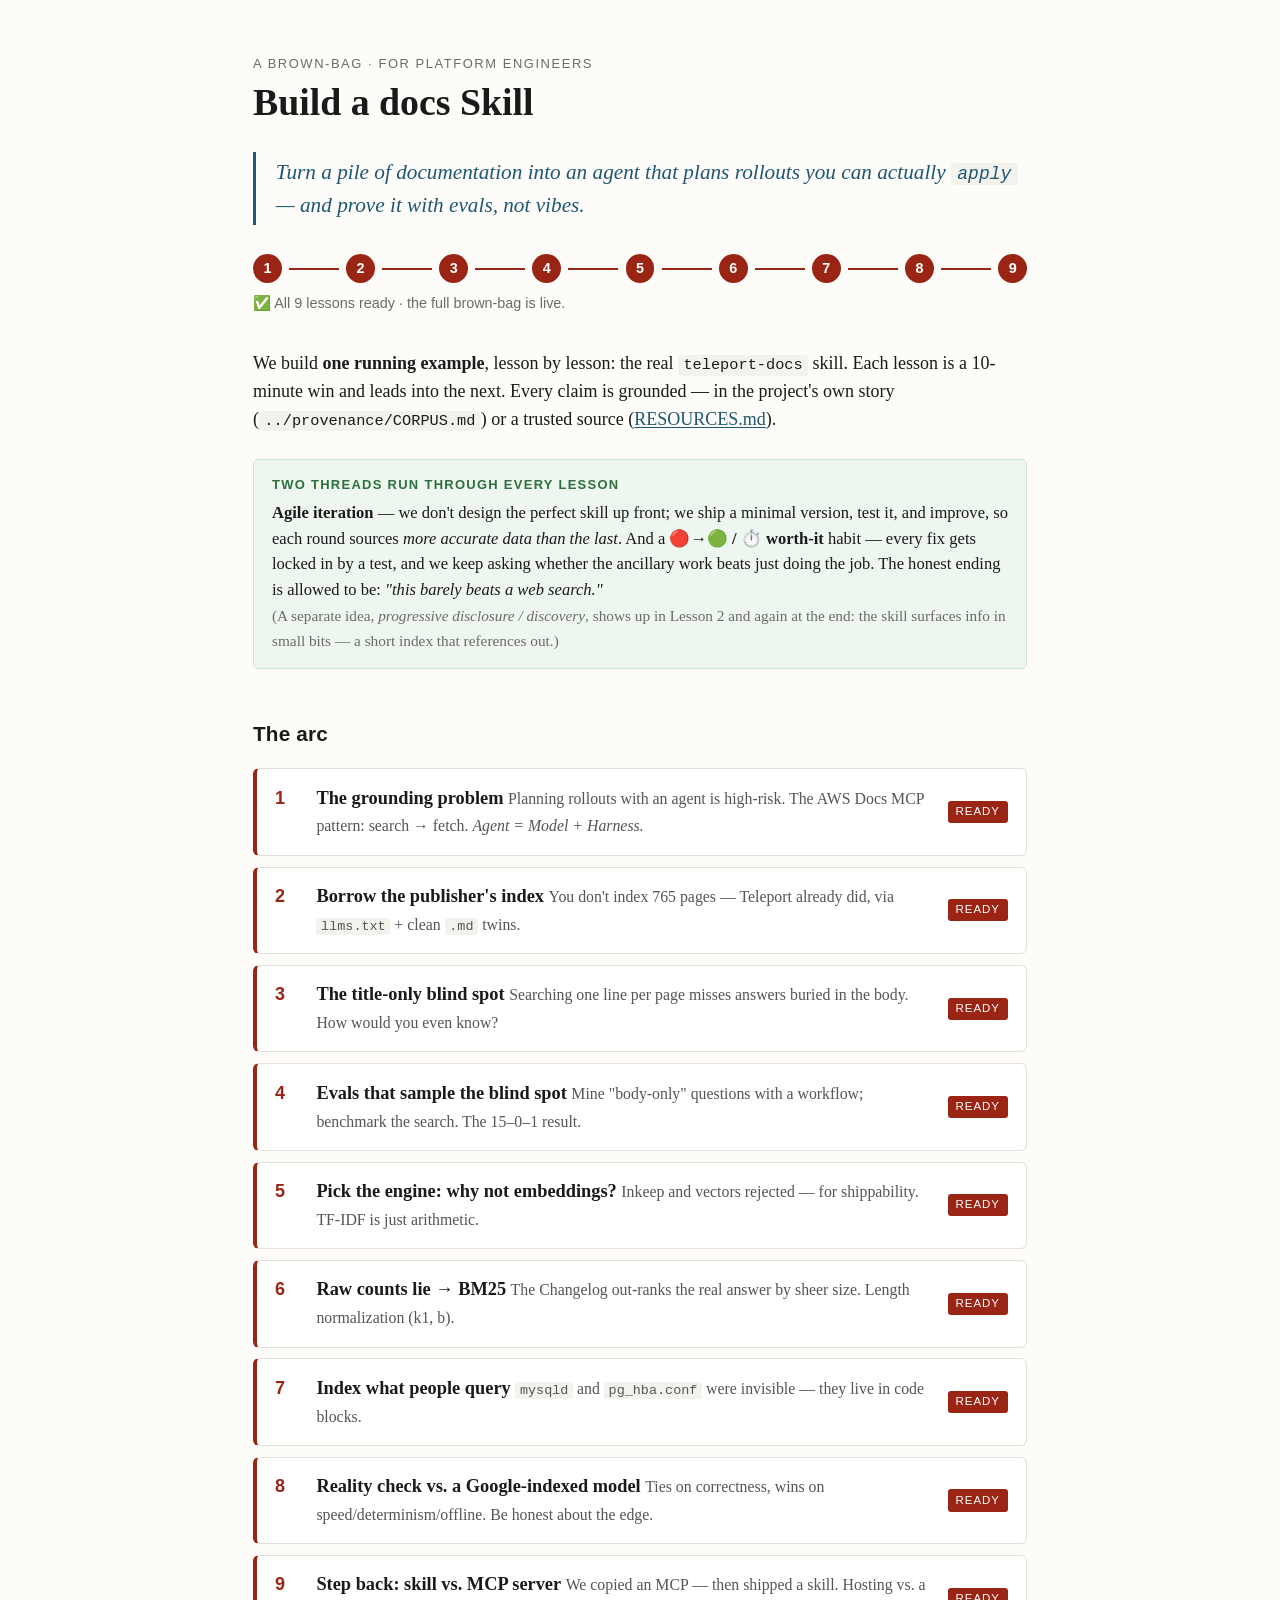
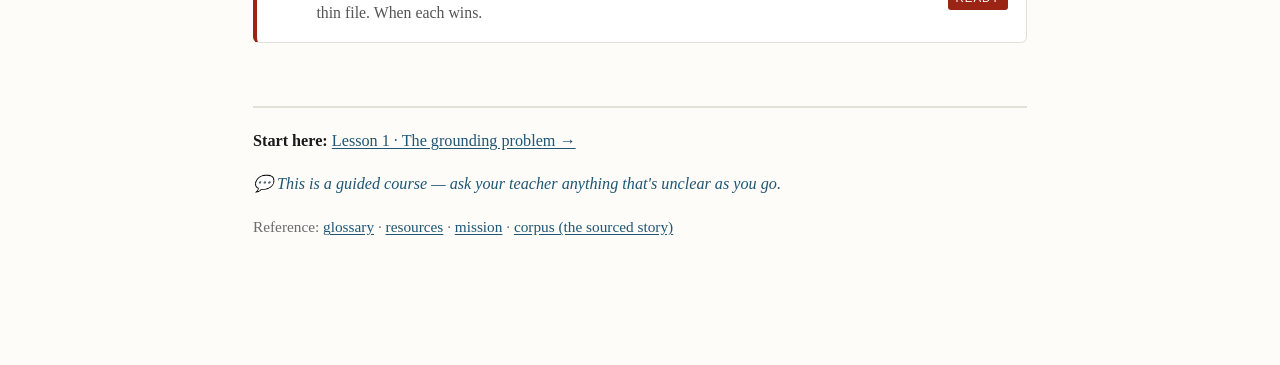
<file: teach/index.html>
<!DOCTYPE html>
<html lang="en">
<head>
<meta charset="utf-8">
<meta name="viewport" content="width=device-width, initial-scale=1">
<title>Build a docs Skill · A brown-bag</title>
<link rel="stylesheet" href="assets/course.css">
<style>
  .bar { display:flex; gap:.4rem; align-items:center; margin:1.5rem 0 .5rem; flex-wrap:wrap; }
  .bar .dot {
    width:1.6rem; height:1.6rem; border-radius:50%;
    display:flex; align-items:center; justify-content:center;
    font-family:var(--sans); font-size:.8rem; font-weight:700;
    border:2px solid var(--rule); color:var(--muted); background:#fff;
    text-decoration:none;
  }
  .bar .dot.done { background:var(--accent); border-color:var(--accent); color:#fff; }
  .bar .dot.next { border-color:var(--accent); color:var(--accent); }
  .bar .line { flex:1; height:2px; background:var(--rule); min-width:.4rem; }
  .bar .line.done { background:var(--accent); }
  .progress-label { font-family:var(--sans); font-size:.8rem; color:var(--muted); margin-bottom:2rem; }
  ol.toc { list-style:none; padding:0; counter-reset:lesson; }
  ol.toc li {
    border:1px solid var(--rule); border-radius:6px; padding:.8rem 1rem;
    margin:.6rem 0; display:flex; align-items:baseline; gap:.8rem; background:#fff;
  }
  ol.toc li.ready { border-left:4px solid var(--accent); }
  ol.toc li.soon { opacity:.6; border-left:4px solid var(--rule); }
  ol.toc .num { font-family:var(--sans); font-weight:700; color:var(--accent); min-width:1.5rem; }
  ol.toc .soon .num { color:var(--muted); }
  ol.toc .body { flex:1; }
  ol.toc .body .t { font-weight:700; font-size:1.02rem; }
  ol.toc .body .t a { text-decoration:none; color:var(--ink); }
  ol.toc .body .d { font-size:.88rem; color:#555; margin-top:.15rem; }
  ol.toc .tag {
    font-family:var(--sans); font-size:.64rem; letter-spacing:.08em; text-transform:uppercase;
    padding:.12rem .45rem; border-radius:3px; align-self:center; white-space:nowrap;
  }
  ol.toc .tag.ready { background:var(--accent); color:#fff; }
  ol.toc .tag.soon { background:var(--rule); color:var(--muted); }
</style>
</head>
<body>

<p class="kicker">A brown-bag · for platform engineers</p>
<h1>Build a docs Skill</h1>
<p class="tension">Turn a pile of documentation into an agent that plans rollouts you
can actually <code>apply</code> — and prove it with evals, not vibes.</p>

<!-- PROGRESS BAR -->
<div class="bar" aria-label="Course progress">
  <a class="dot done" href="lessons/0001-the-grounding-problem.html">1</a><span class="line done"></span>
  <a class="dot done" href="lessons/0002-borrow-the-index.html">2</a><span class="line done"></span>
  <a class="dot done" href="lessons/0003-the-title-blind-spot.html">3</a><span class="line done"></span>
  <a class="dot done" href="lessons/0004-evals-sample-the-blind-spot.html">4</a><span class="line done"></span>
  <a class="dot done" href="lessons/0005-pick-the-engine.html">5</a><span class="line done"></span>
  <a class="dot done" href="lessons/0006-raw-counts-lie.html">6</a><span class="line done"></span>
  <a class="dot done" href="lessons/0007-index-the-code-blocks.html">7</a><span class="line done"></span>
  <a class="dot done" href="lessons/0008-reality-check.html">8</a><span class="line done"></span>
  <a class="dot done" href="lessons/0009-skill-vs-mcp.html">9</a>
</div>
<p class="progress-label">✅ All 9 lessons ready · the full brown-bag is live.</p>

<p>We build <strong>one running example</strong>, lesson by lesson: the real
<code>teleport-docs</code> skill. Each lesson is a 10-minute win and leads into the next.
Every claim is grounded — in the project's own story
(<code>../provenance/CORPUS.md</code>) or a trusted source
(<a href="RESOURCES.md">RESOURCES.md</a>).</p>

<div class="key">
<span class="label">Two threads run through every lesson</span>
<strong>Agile iteration</strong> — we don't design the perfect skill up front; we ship a
minimal version, test it, and improve, so each round sources <em>more accurate data than
the last</em>. And a <strong>🔴→🟢 / ⏱️ worth-it</strong> habit — every fix gets locked in
by a test, and we keep asking whether the ancillary work beats just doing the job. The
honest ending is allowed to be: <em>"this barely beats a web search."</em>
<br><span style="font-size:.85rem;color:var(--muted)">(A separate idea,
<em>progressive disclosure / discovery</em>, shows up in Lesson 2 and again at the end:
the skill surfaces info in small bits — a short index that references out.)</span>
</div>

<h2>The arc</h2>
<ol class="toc">

<li class="ready">
  <span class="num">1</span>
  <span class="body">
    <span class="t"><a href="lessons/0001-the-grounding-problem.html">The grounding problem</a></span>
    <span class="d">Planning rollouts with an agent is high-risk. The AWS Docs MCP pattern: search → fetch. <em>Agent = Model + Harness.</em></span>
  </span>
  <span class="tag ready">Ready</span>
</li>

<li class="ready">
  <span class="num">2</span>
  <span class="body">
    <span class="t"><a href="lessons/0002-borrow-the-index.html">Borrow the publisher's index</a></span>
    <span class="d">You don't index 765 pages — Teleport already did, via <code>llms.txt</code> + clean <code>.md</code> twins.</span>
  </span>
  <span class="tag ready">Ready</span>
</li>

<li class="ready">
  <span class="num">3</span>
  <span class="body">
    <span class="t"><a href="lessons/0003-the-title-blind-spot.html">The title-only blind spot</a></span>
    <span class="d">Searching one line per page misses answers buried in the body. How would you even know?</span>
  </span>
  <span class="tag ready">Ready</span>
</li>

<li class="ready">
  <span class="num">4</span>
  <span class="body">
    <span class="t"><a href="lessons/0004-evals-sample-the-blind-spot.html">Evals that sample the blind spot</a></span>
    <span class="d">Mine "body-only" questions with a workflow; benchmark the search. The 15–0–1 result.</span>
  </span>
  <span class="tag ready">Ready</span>
</li>

<li class="ready">
  <span class="num">5</span>
  <span class="body">
    <span class="t"><a href="lessons/0005-pick-the-engine.html">Pick the engine: why not embeddings?</a></span>
    <span class="d">Inkeep and vectors rejected — for shippability. TF-IDF is just arithmetic.</span>
  </span>
  <span class="tag ready">Ready</span>
</li>

<li class="ready">
  <span class="num">6</span>
  <span class="body">
    <span class="t"><a href="lessons/0006-raw-counts-lie.html">Raw counts lie → BM25</a></span>
    <span class="d">The Changelog out-ranks the real answer by sheer size. Length normalization (k1, b).</span>
  </span>
  <span class="tag ready">Ready</span>
</li>

<li class="ready">
  <span class="num">7</span>
  <span class="body">
    <span class="t"><a href="lessons/0007-index-the-code-blocks.html">Index what people query</a></span>
    <span class="d"><code>mysqld</code> and <code>pg_hba.conf</code> were invisible — they live in code blocks.</span>
  </span>
  <span class="tag ready">Ready</span>
</li>

<li class="ready">
  <span class="num">8</span>
  <span class="body">
    <span class="t"><a href="lessons/0008-reality-check.html">Reality check vs. a Google-indexed model</a></span>
    <span class="d">Ties on correctness, wins on speed/determinism/offline. Be honest about the edge.</span>
  </span>
  <span class="tag ready">Ready</span>
</li>

<li class="ready">
  <span class="num">9</span>
  <span class="body">
    <span class="t"><a href="lessons/0009-skill-vs-mcp.html">Step back: skill vs. MCP server</a></span>
    <span class="d">We copied an MCP — then shipped a skill. Hosting vs. a thin file. When each wins.</span>
  </span>
  <span class="tag ready">Ready</span>
</li>

</ol>

<footer class="lesson-footer">
<p><strong>Start here:</strong> <a href="lessons/0001-the-grounding-problem.html">Lesson 1 · The grounding problem →</a></p>
<p class="ask">💬 This is a guided course — ask your teacher anything that's unclear as you go.</p>
<p style="font-size:.85rem;color:var(--muted);">Reference: <a href="reference/glossary.html">glossary</a> · <a href="RESOURCES.md">resources</a> · <a href="MISSION.md">mission</a> · <a href="https://github.com/so0k/teleport-skill/blob/main/provenance/CORPUS.md">corpus (the sourced story)</a></p>
</footer>

</body>
</html>
</file>
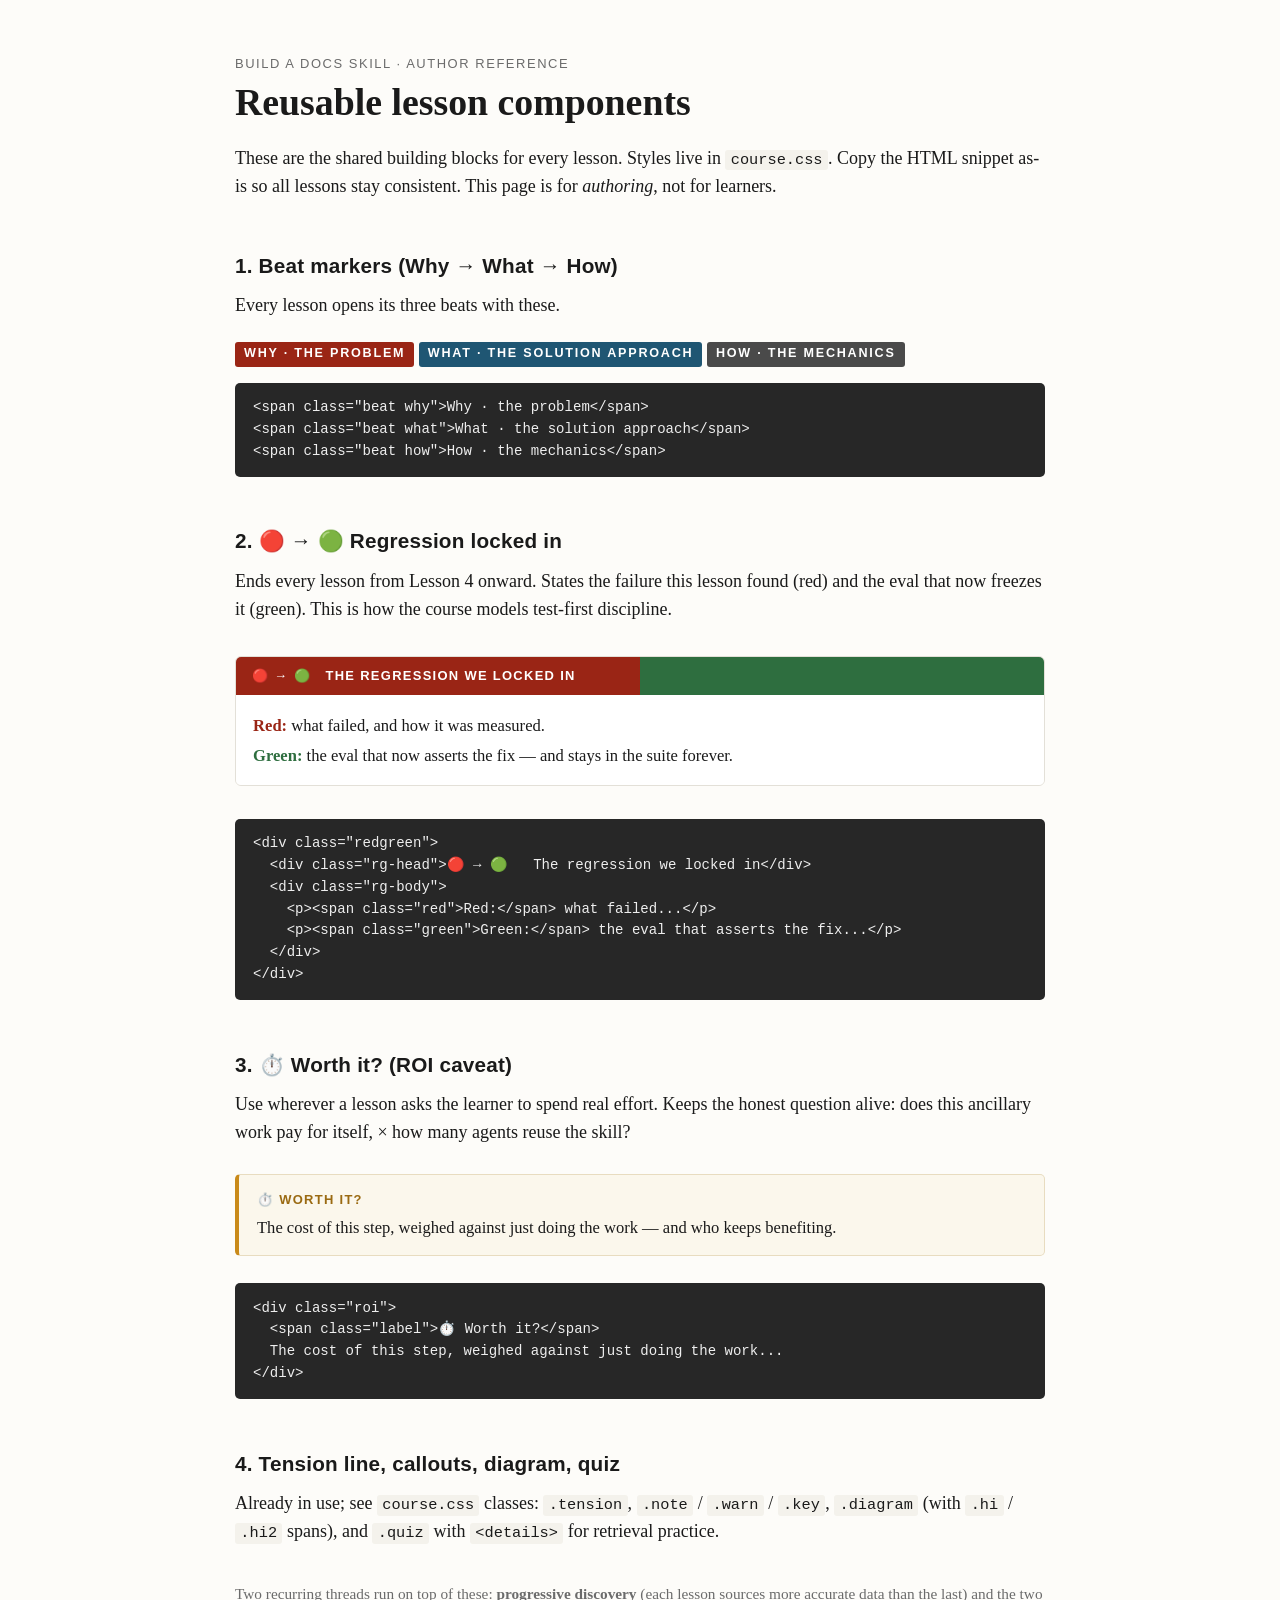
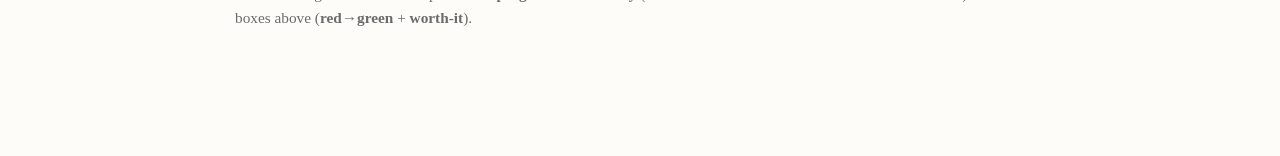
<file: teach/assets/components.html>
<!DOCTYPE html>
<html lang="en">
<head>
<meta charset="utf-8">
<title>Lesson components · reference</title>
<link rel="stylesheet" href="course.css">
<style>body{max-width:48rem} .src{background:#272727;color:#eee;padding:.8rem 1rem;border-radius:5px;font-family:var(--mono);font-size:.78rem;white-space:pre-wrap;overflow-x:auto;margin:.4rem 0 2rem}</style>
</head>
<body>
<p class="kicker">Build a docs Skill · Author reference</p>
<h1>Reusable lesson components</h1>
<p>These are the shared building blocks for every lesson. Styles live in
<code>course.css</code>. Copy the HTML snippet as-is so all lessons stay consistent.
This page is for <em>authoring</em>, not for learners.</p>

<h2>1. Beat markers (Why → What → How)</h2>
<p>Every lesson opens its three beats with these.</p>
<span class="beat why">Why · the problem</span>
<span class="beat what">What · the solution approach</span>
<span class="beat how">How · the mechanics</span>
<div class="src">&lt;span class="beat why"&gt;Why · the problem&lt;/span&gt;
&lt;span class="beat what"&gt;What · the solution approach&lt;/span&gt;
&lt;span class="beat how"&gt;How · the mechanics&lt;/span&gt;</div>

<h2>2. 🔴 → 🟢 Regression locked in</h2>
<p>Ends every lesson from Lesson 4 onward. States the failure this lesson found (red) and
the eval that now freezes it (green). This is how the course models test-first discipline.</p>
<div class="redgreen">
  <div class="rg-head">🔴 → 🟢 &nbsp; The regression we locked in</div>
  <div class="rg-body">
    <p><span class="red">Red:</span> what failed, and how it was measured.</p>
    <p><span class="green">Green:</span> the eval that now asserts the fix — and stays in the suite forever.</p>
  </div>
</div>
<div class="src">&lt;div class="redgreen"&gt;
  &lt;div class="rg-head"&gt;🔴 → 🟢 &nbsp; The regression we locked in&lt;/div&gt;
  &lt;div class="rg-body"&gt;
    &lt;p&gt;&lt;span class="red"&gt;Red:&lt;/span&gt; what failed...&lt;/p&gt;
    &lt;p&gt;&lt;span class="green"&gt;Green:&lt;/span&gt; the eval that asserts the fix...&lt;/p&gt;
  &lt;/div&gt;
&lt;/div&gt;</div>

<h2>3. ⏱️ Worth it? (ROI caveat)</h2>
<p>Use wherever a lesson asks the learner to spend real effort. Keeps the honest question
alive: does this ancillary work pay for itself, × how many agents reuse the skill?</p>
<div class="roi">
  <span class="label">⏱️ Worth it?</span>
  The cost of this step, weighed against just doing the work — and who keeps benefiting.
</div>
<div class="src">&lt;div class="roi"&gt;
  &lt;span class="label"&gt;⏱️ Worth it?&lt;/span&gt;
  The cost of this step, weighed against just doing the work...
&lt;/div&gt;</div>

<h2>4. Tension line, callouts, diagram, quiz</h2>
<p>Already in use; see <code>course.css</code> classes: <code>.tension</code>,
<code>.note</code> / <code>.warn</code> / <code>.key</code>, <code>.diagram</code> (with
<code>.hi</code> / <code>.hi2</code> spans), and <code>.quiz</code> with
<code>&lt;details&gt;</code> for retrieval practice.</p>

<p style="margin-top:2rem;font-size:.85rem;color:var(--muted)">Two recurring threads run on
top of these: <strong>progressive discovery</strong> (each lesson sources more accurate
data than the last) and the two boxes above (<strong>red→green</strong> +
<strong>worth-it</strong>).</p>
</body>
</html>
</file>
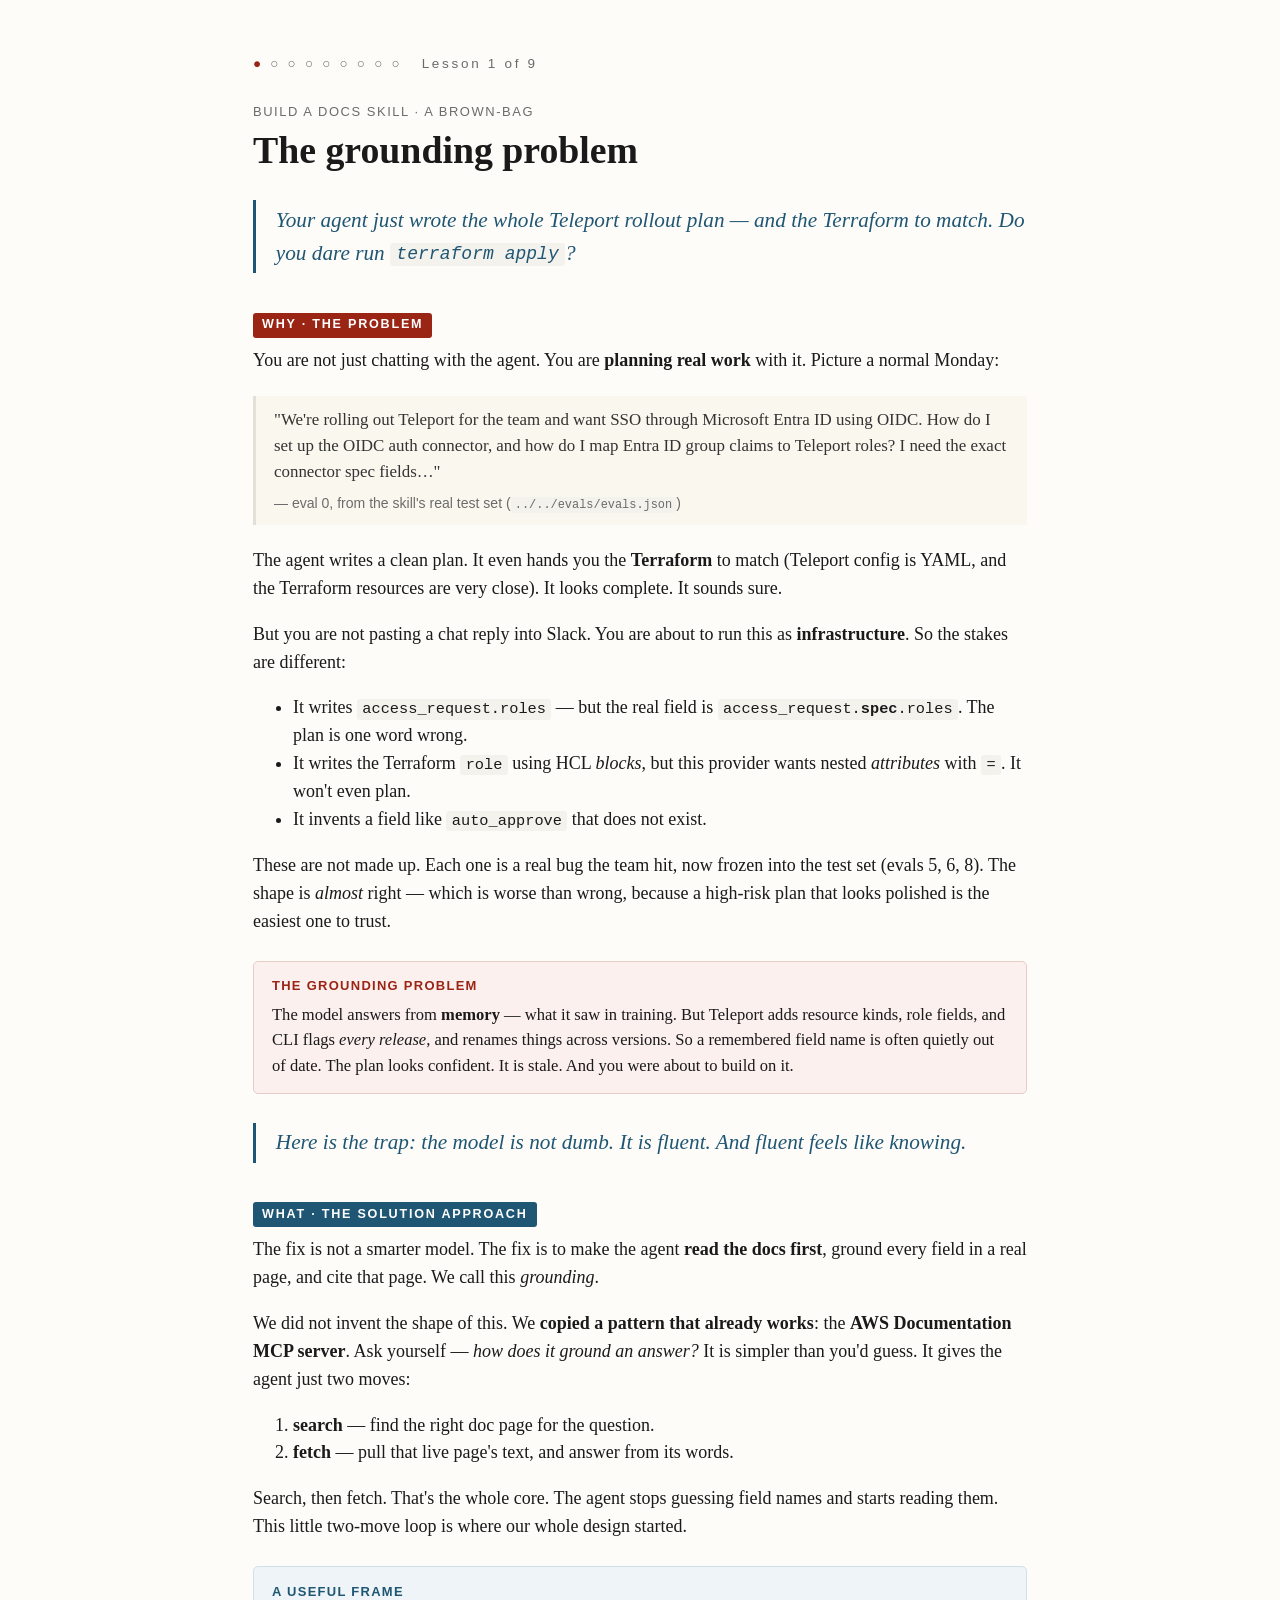
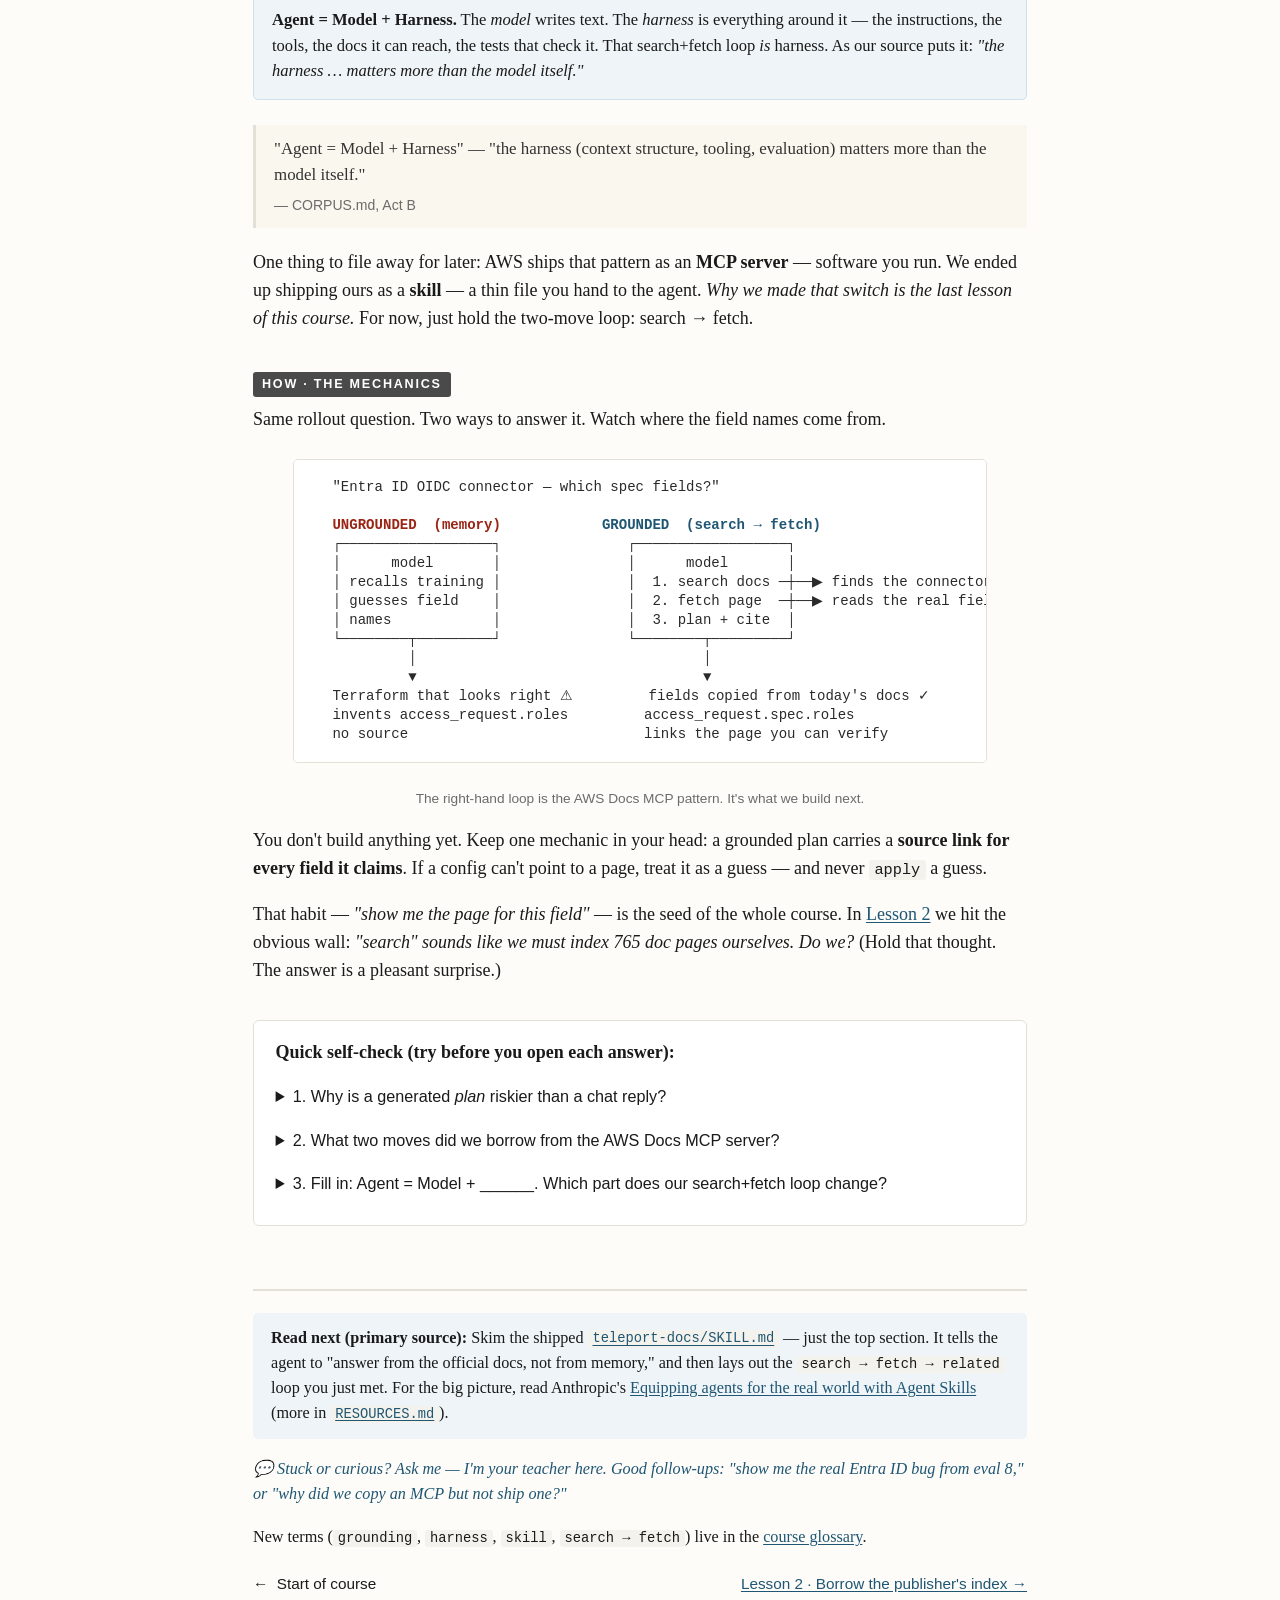
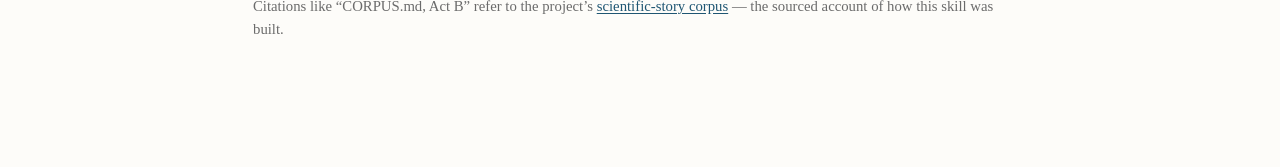
<file: teach/lessons/0001-the-grounding-problem.html>
<!DOCTYPE html>
<html lang="en">
<head>
<meta charset="utf-8">
<meta name="viewport" content="width=device-width, initial-scale=1">
<title>Lesson 1 · The grounding problem</title>
<link rel="stylesheet" href="../assets/course.css">
</head>
<body>

<p class="progress"><b>●</b> ○ ○ ○ ○ ○ ○ ○ ○ &nbsp;&nbsp;Lesson 1 of 9</p>
<p class="kicker">Build a docs Skill · A brown-bag</p>
<h1>The grounding problem</h1>
<p class="tension">Your agent just wrote the whole Teleport rollout plan — and the
Terraform to match. Do you dare run <code>terraform apply</code>?</p>

<!-- WHY -->
<section class="beatblock">
<span class="beat why">Why · the problem</span>
<p>You are not just chatting with the agent. You are <strong>planning real work</strong>
with it. Picture a normal Monday:</p>

<blockquote>
"We're rolling out Teleport for the team and want SSO through Microsoft Entra ID using
OIDC. How do I set up the OIDC auth connector, and how do I map Entra ID group claims to
Teleport roles? I need the exact connector spec fields…"
<cite>— eval 0, from the skill's real test set (<code>../../evals/evals.json</code>)</cite>
</blockquote>

<p>The agent writes a clean plan. It even hands you the <strong>Terraform</strong> to
match (Teleport config is YAML, and the Terraform resources are very close). It looks
complete. It sounds sure.</p>

<p>But you are not pasting a chat reply into Slack. You are about to run this as
<strong>infrastructure</strong>. So the stakes are different:</p>

<ul>
<li>It writes <code>access_request.roles</code> — but the real field is
<code>access_request.<strong>spec</strong>.roles</code>. The plan is one word wrong.</li>
<li>It writes the Terraform <code>role</code> using HCL <em>blocks</em>, but this
provider wants nested <em>attributes</em> with <code>=</code>. It won't even plan.</li>
<li>It invents a field like <code>auto_approve</code> that does not exist.</li>
</ul>

<p>These are not made up. Each one is a real bug the team hit, now frozen into the test
set (evals 5, 6, 8). The shape is <em>almost</em> right — which is worse than wrong,
because a high-risk plan that looks polished is the easiest one to trust.</p>

<div class="warn">
<span class="label">The grounding problem</span>
The model answers from <strong>memory</strong> — what it saw in training. But Teleport
adds resource kinds, role fields, and CLI flags <em>every release</em>, and renames
things across versions. So a remembered field name is often quietly out of date. The
plan looks confident. It is stale. And you were about to build on it.
</div>

<p class="tension">Here is the trap: the model is not dumb. It is <em>fluent</em>.
And fluent feels like knowing.</p>
</section>

<!-- WHAT -->
<section class="beatblock">
<span class="beat what">What · the solution approach</span>
<p>The fix is not a smarter model. The fix is to make the agent <strong>read the docs
first</strong>, ground every field in a real page, and cite that page. We call this
<em>grounding</em>.</p>

<p>We did not invent the shape of this. We <strong>copied a pattern that already
works</strong>: the <strong>AWS Documentation MCP server</strong>. Ask yourself —
<em>how does it ground an answer?</em> It is simpler than you'd guess. It gives the
agent just two moves:</p>

<ol>
<li><strong>search</strong> — find the right doc page for the question.</li>
<li><strong>fetch</strong> — pull that live page's text, and answer from its words.</li>
</ol>

<p>Search, then fetch. That's the whole core. The agent stops guessing field names and
starts reading them. This little two-move loop is where our whole design started.</p>

<div class="note">
<span class="label">A useful frame</span>
<strong>Agent = Model + Harness.</strong> The <em>model</em> writes text. The
<em>harness</em> is everything around it — the instructions, the tools, the docs it can
reach, the tests that check it. That search+fetch loop <em>is</em> harness. As our
source puts it: <em>"the harness … matters more than the model itself."</em>
</div>
<blockquote>
"Agent = Model + Harness" — "the harness (context structure, tooling, evaluation)
matters more than the model itself."
<cite>— CORPUS.md, Act B</cite>
</blockquote>

<p>One thing to file away for later: AWS ships that pattern as an <strong>MCP
server</strong> — software you run. We ended up shipping ours as a <strong>skill</strong>
— a thin file you hand to the agent. <em>Why we made that switch is the last lesson of
this course.</em> For now, just hold the two-move loop: search → fetch.</p>
</section>

<!-- HOW -->
<section class="beatblock">
<span class="beat how">How · the mechanics</span>
<p>Same rollout question. Two ways to answer it. Watch where the field names come from.</p>

<figure>
<div class="diagram">  "Entra ID OIDC connector — which spec fields?"

  <span class="hi">UNGROUNDED  (memory)</span>            <span class="hi2">GROUNDED  (search → fetch)</span>
  ┌──────────────────┐               ┌──────────────────┐
  │      model       │               │      model       │
  │ recalls training │               │  1. search docs ─┼──▶ finds the connector page
  │ guesses field    │               │  2. fetch page  ─┼──▶ reads the real fields
  │ names            │               │  3. plan + cite  │
  └────────┬─────────┘               └────────┬─────────┘
           │                                  │
           ▼                                  ▼
  Terraform that looks right ⚠         fields copied from today's docs ✓
  invents access_request.roles         access_request.spec.roles
  no source                            links the page you can verify</div>
<figcaption>The right-hand loop is the AWS Docs MCP pattern. It's what we build next.</figcaption>
</figure>

<p>You don't build anything yet. Keep one mechanic in your head: a grounded plan
carries a <strong>source link for every field it claims</strong>. If a config can't
point to a page, treat it as a guess — and never <code>apply</code> a guess.</p>

<p>That habit — <em>"show me the page for this field"</em> — is the seed of the whole
course. In <a href="0002-borrow-the-index.html">Lesson 2</a> we hit the obvious wall:
<em>"search" sounds like we must index 765 doc pages ourselves. Do we?</em>
(Hold that thought. The answer is a pleasant surprise.)</p>
</section>

<!-- RETRIEVAL PRACTICE -->
<div class="quiz">
<p class="q">Quick self-check (try before you open each answer):</p>

<details>
<summary>1. Why is a generated <em>plan</em> riskier than a chat reply?</summary>
<p class="answer">You run it as infrastructure. A field that is one word wrong, or a
HCL block where an attribute belongs, fails — or worse, applies the wrong thing.</p>
</details>

<details>
<summary>2. What two moves did we borrow from the AWS Docs MCP server?</summary>
<p class="answer">Search (find the right doc page) and fetch (pull that live page's
text and answer from it). Search, then fetch.</p>
</details>

<details>
<summary>3. Fill in: Agent = Model + ______. Which part does our search+fetch loop change?</summary>
<p class="answer">Harness. The loop is part of the harness — the work around the model
— not the model itself.</p>
</details>
</div>

<!-- FOOTER -->
<footer class="lesson-footer">
<div class="source">
<strong>Read next (primary source):</strong> Skim the shipped
<a href="../../SKILL.md"><code>teleport-docs/SKILL.md</code></a> — just the top
section. It tells the agent to "answer from the official docs, not from memory," and
then lays out the <code>search → fetch → related</code> loop you just met. For the big
picture, read Anthropic's
<a href="https://www.anthropic.com/engineering/equipping-agents-for-the-real-world-with-agent-skills">Equipping
agents for the real world with Agent Skills</a> (more in
<a href="../RESOURCES.md"><code>RESOURCES.md</code></a>).
</div>

<p class="ask">💬 Stuck or curious? Ask me — I'm your teacher here. Good follow-ups:
"show me the real Entra ID bug from eval 8," or "why did we copy an MCP but not ship one?"</p>

<p>New terms (<code>grounding</code>, <code>harness</code>, <code>skill</code>,
<code>search → fetch</code>) live in the
<a href="../reference/glossary.html">course glossary</a>.</p>

<div class="nav">
<span>← &nbsp;Start of course</span>
<span><a href="0002-borrow-the-index.html">Lesson 2 · Borrow the publisher's index →</a></span>
</div>
<p style="font-size:.82rem;color:var(--muted)">Citations like “CORPUS.md, Act B” refer to the project’s <a href="https://github.com/so0k/teleport-skill/blob/main/provenance/CORPUS.md">scientific-story corpus</a> — the sourced account of how this skill was built.</p>
</footer>

</body>
</html>
</file>
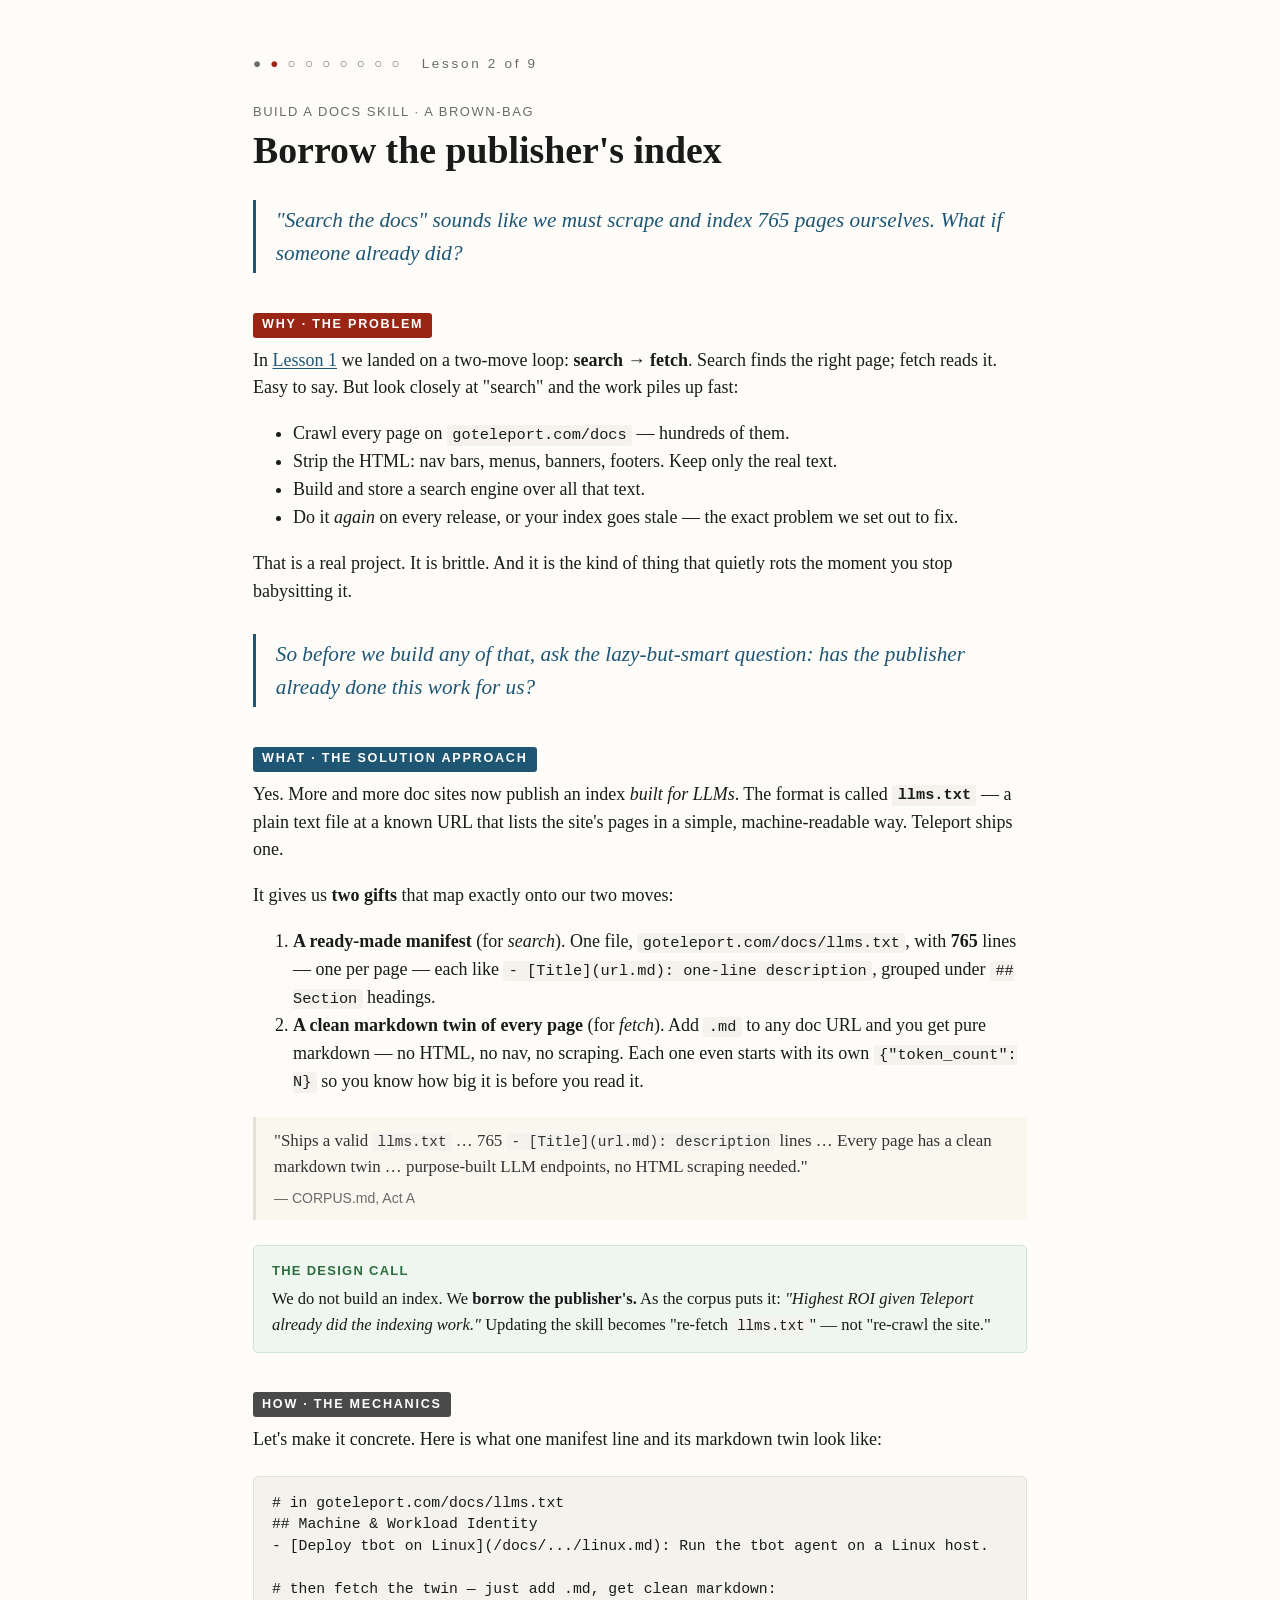
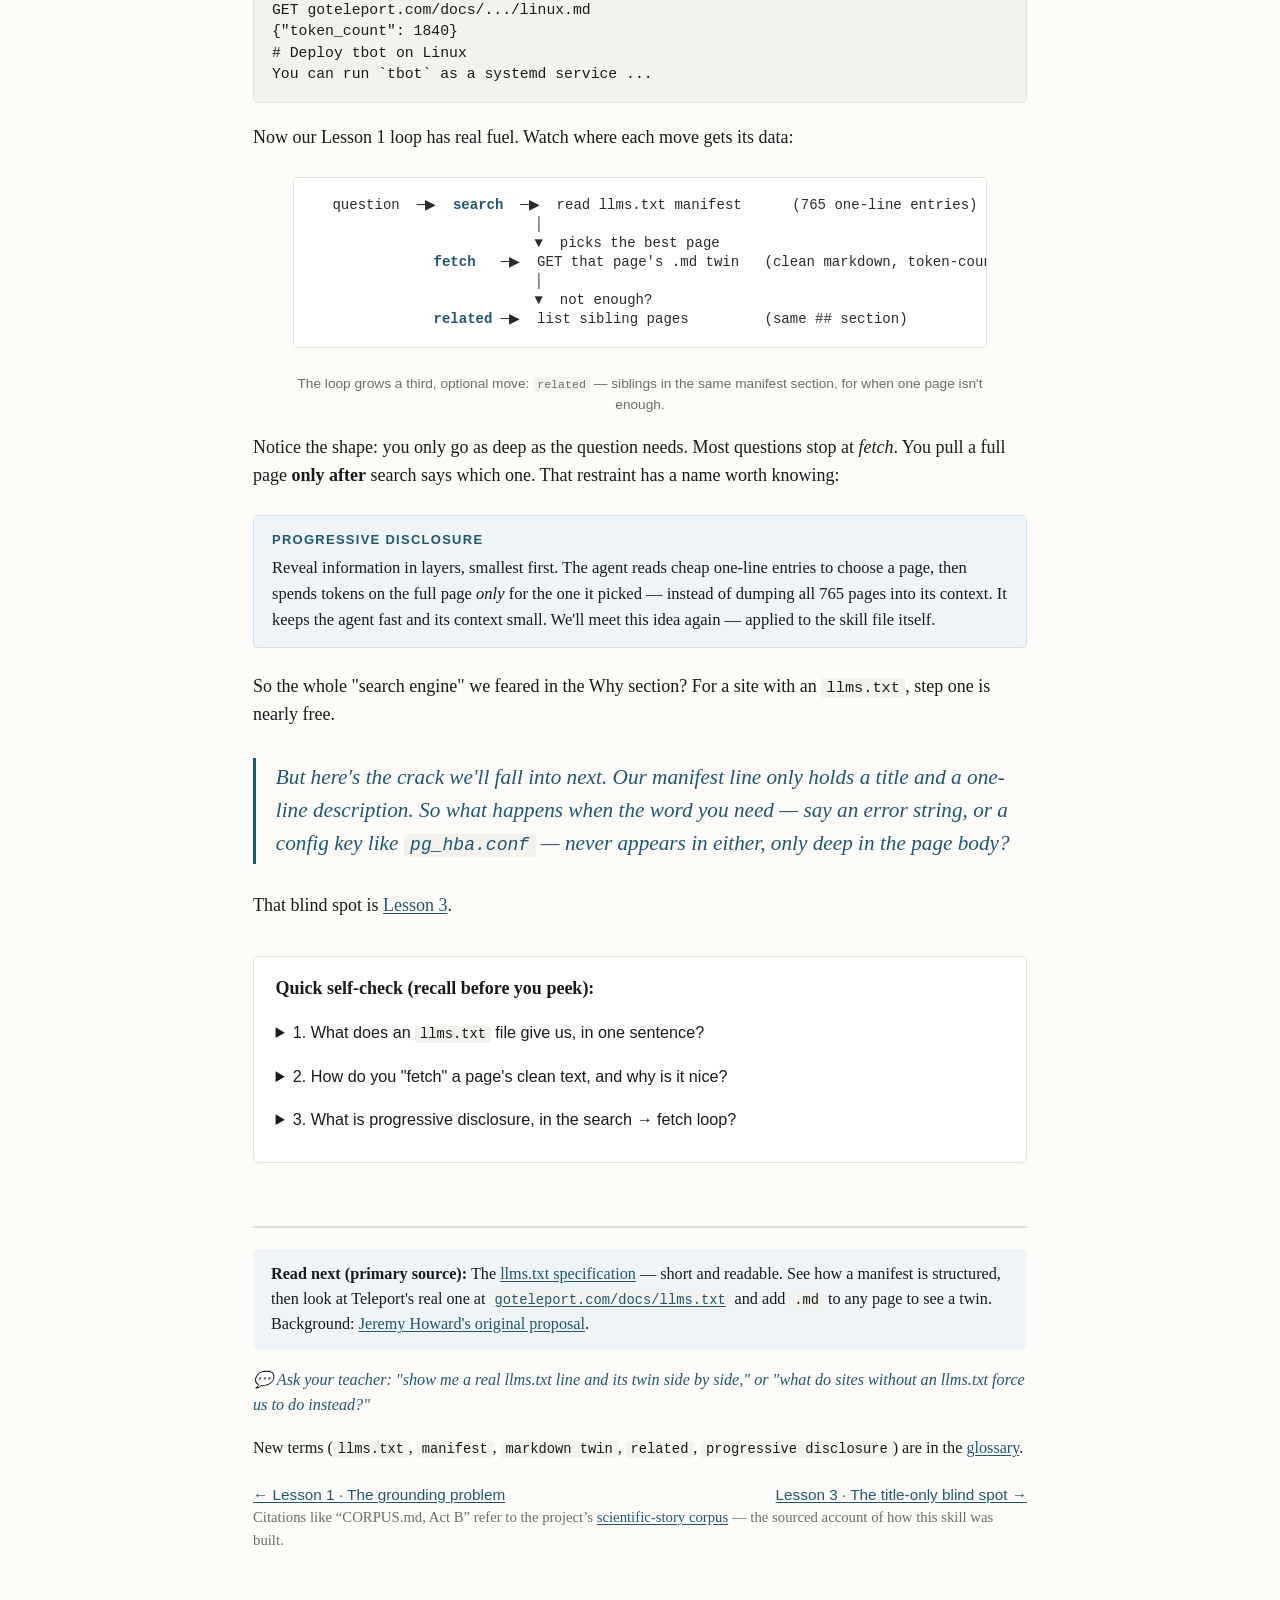
<file: teach/lessons/0002-borrow-the-index.html>
<!DOCTYPE html>
<html lang="en">
<head>
<meta charset="utf-8">
<meta name="viewport" content="width=device-width, initial-scale=1">
<title>Lesson 2 · Borrow the publisher's index</title>
<link rel="stylesheet" href="../assets/course.css">
</head>
<body>

<p class="progress">● <b>●</b> ○ ○ ○ ○ ○ ○ ○ &nbsp;&nbsp;Lesson 2 of 9</p>
<p class="kicker">Build a docs Skill · A brown-bag</p>
<h1>Borrow the publisher's index</h1>
<p class="tension">"Search the docs" sounds like we must scrape and index 765 pages
ourselves. What if someone already did?</p>

<!-- WHY -->
<section class="beatblock">
<span class="beat why">Why · the problem</span>
<p>In <a href="0001-the-grounding-problem.html">Lesson 1</a> we landed on a two-move
loop: <strong>search → fetch</strong>. Search finds the right page; fetch reads it. Easy
to say. But look closely at "search" and the work piles up fast:</p>

<ul>
<li>Crawl every page on <code>goteleport.com/docs</code> — hundreds of them.</li>
<li>Strip the HTML: nav bars, menus, banners, footers. Keep only the real text.</li>
<li>Build and store a search engine over all that text.</li>
<li>Do it <em>again</em> on every release, or your index goes stale — the exact
problem we set out to fix.</li>
</ul>

<p>That is a real project. It is brittle. And it is the kind of thing that quietly rots
the moment you stop babysitting it.</p>

<p class="tension">So before we build any of that, ask the lazy-but-smart question:
has the publisher already done this work for us?</p>
</section>

<!-- WHAT -->
<section class="beatblock">
<span class="beat what">What · the solution approach</span>
<p>Yes. More and more doc sites now publish an index <em>built for LLMs</em>. The
format is called <strong><code>llms.txt</code></strong> — a plain text file at a known
URL that lists the site's pages in a simple, machine-readable way. Teleport ships one.</p>

<p>It gives us <strong>two gifts</strong> that map exactly onto our two moves:</p>

<ol>
<li><strong>A ready-made manifest</strong> (for <em>search</em>). One file,
<code>goteleport.com/docs/llms.txt</code>, with <strong>765</strong> lines — one per
page — each like <code>- [Title](url.md): one-line description</code>, grouped under
<code>## Section</code> headings.</li>
<li><strong>A clean markdown twin of every page</strong> (for <em>fetch</em>). Add
<code>.md</code> to any doc URL and you get pure markdown — no HTML, no nav, no
scraping. Each one even starts with its own <code>{"token_count": N}</code> so you know
how big it is before you read it.</li>
</ol>

<blockquote>
"Ships a valid <code>llms.txt</code> … 765 <code>- [Title](url.md): description</code>
lines … Every page has a clean markdown twin … purpose-built LLM endpoints, no HTML
scraping needed."
<cite>— CORPUS.md, Act A</cite>
</blockquote>

<div class="key">
<span class="label">The design call</span>
We do not build an index. We <strong>borrow the publisher's.</strong> As the corpus puts
it: <em>"Highest ROI given Teleport already did the indexing work."</em> Updating the
skill becomes "re-fetch <code>llms.txt</code>" — not "re-crawl the site."
</div>
</section>

<!-- HOW -->
<section class="beatblock">
<span class="beat how">How · the mechanics</span>
<p>Let's make it concrete. Here is what one manifest line and its markdown twin look
like:</p>

<pre><code># in goteleport.com/docs/llms.txt
## Machine &amp; Workload Identity
- [Deploy tbot on Linux](/docs/.../linux.md): Run the tbot agent on a Linux host.

# then fetch the twin — just add .md, get clean markdown:
GET goteleport.com/docs/.../linux.md
{"token_count": 1840}
# Deploy tbot on Linux
You can run `tbot` as a systemd service ...
</code></pre>

<p>Now our Lesson 1 loop has real fuel. Watch where each move gets its data:</p>

<figure>
<div class="diagram">  question  ─▶  <span class="hi2">search</span>  ─▶  read llms.txt manifest      (765 one-line entries)
                          │
                          ▼  picks the best page
              <span class="hi2">fetch</span>   ─▶  GET that page's .md twin   (clean markdown, token-counted)
                          │
                          ▼  not enough?
              <span class="hi2">related</span> ─▶  list sibling pages         (same ## section)</div>
<figcaption>The loop grows a third, optional move: <code>related</code> — siblings in the
same manifest section, for when one page isn't enough.</figcaption>
</figure>

<p>Notice the shape: you only go as deep as the question needs. Most questions stop at
<em>fetch</em>. You pull a full page <strong>only after</strong> search says which one.
That restraint has a name worth knowing:</p>

<div class="note">
<span class="label">Progressive disclosure</span>
Reveal information in layers, smallest first. The agent reads cheap one-line entries to
choose a page, then spends tokens on the full page <em>only</em> for the one it picked —
instead of dumping all 765 pages into its context. It keeps the agent fast and its
context small. We'll meet this idea again — applied to the skill file itself.
</div>

<p>So the whole "search engine" we feared in the Why section? For a site with an
<code>llms.txt</code>, step one is nearly free.</p>

<p class="tension">But here's the crack we'll fall into next. Our manifest line only
holds a <em>title</em> and a <em>one-line description</em>. So what happens when the word
you need — say an error string, or a config key like <code>pg_hba.conf</code> — never
appears in either, only deep in the page body?</p>
<p>That blind spot is <a href="0003-the-title-blind-spot.html">Lesson 3</a>.</p>
</section>

<!-- RETRIEVAL PRACTICE -->
<div class="quiz">
<p class="q">Quick self-check (recall before you peek):</p>

<details>
<summary>1. What does an <code>llms.txt</code> file give us, in one sentence?</summary>
<p class="answer">A ready-made manifest of every doc page (title + url + one-line
description), built for LLMs, so we don't have to crawl or index the site ourselves.</p>
</details>

<details>
<summary>2. How do you "fetch" a page's clean text, and why is it nice?</summary>
<p class="answer">Add <code>.md</code> to the doc URL — you get pure markdown with no HTML
or nav to strip, plus a token count up front. No scraping needed.</p>
</details>

<details>
<summary>3. What is progressive disclosure, in the search → fetch loop?</summary>
<p class="answer">Read cheap one-line entries first to pick a page, then spend tokens on
the full page only for the one you picked — go only as deep as the question needs.</p>
</details>
</div>

<!-- FOOTER -->
<footer class="lesson-footer">
<div class="source">
<strong>Read next (primary source):</strong> The
<a href="https://llmstxt.org/">llms.txt specification</a> — short and readable. See how
a manifest is structured, then look at Teleport's real one at
<a href="https://goteleport.com/docs/llms.txt"><code>goteleport.com/docs/llms.txt</code></a>
and add <code>.md</code> to any page to see a twin. Background:
<a href="https://www.answer.ai/posts/2024-09-03-llmstxt.html">Jeremy Howard's original
proposal</a>.
</div>

<p class="ask">💬 Ask your teacher: "show me a real llms.txt line and its twin
side by side," or "what do sites without an llms.txt force us to do instead?"</p>

<p>New terms (<code>llms.txt</code>, <code>manifest</code>, <code>markdown twin</code>,
<code>related</code>, <code>progressive disclosure</code>) are in the
<a href="../reference/glossary.html">glossary</a>.</p>

<div class="nav">
<span><a href="0001-the-grounding-problem.html">← Lesson 1 · The grounding problem</a></span>
<span><a href="0003-the-title-blind-spot.html">Lesson 3 · The title-only blind spot →</a></span>
</div>
<p style="font-size:.82rem;color:var(--muted)">Citations like “CORPUS.md, Act B” refer to the project’s <a href="https://github.com/so0k/teleport-skill/blob/main/provenance/CORPUS.md">scientific-story corpus</a> — the sourced account of how this skill was built.</p>
</footer>

</body>
</html>
</file>
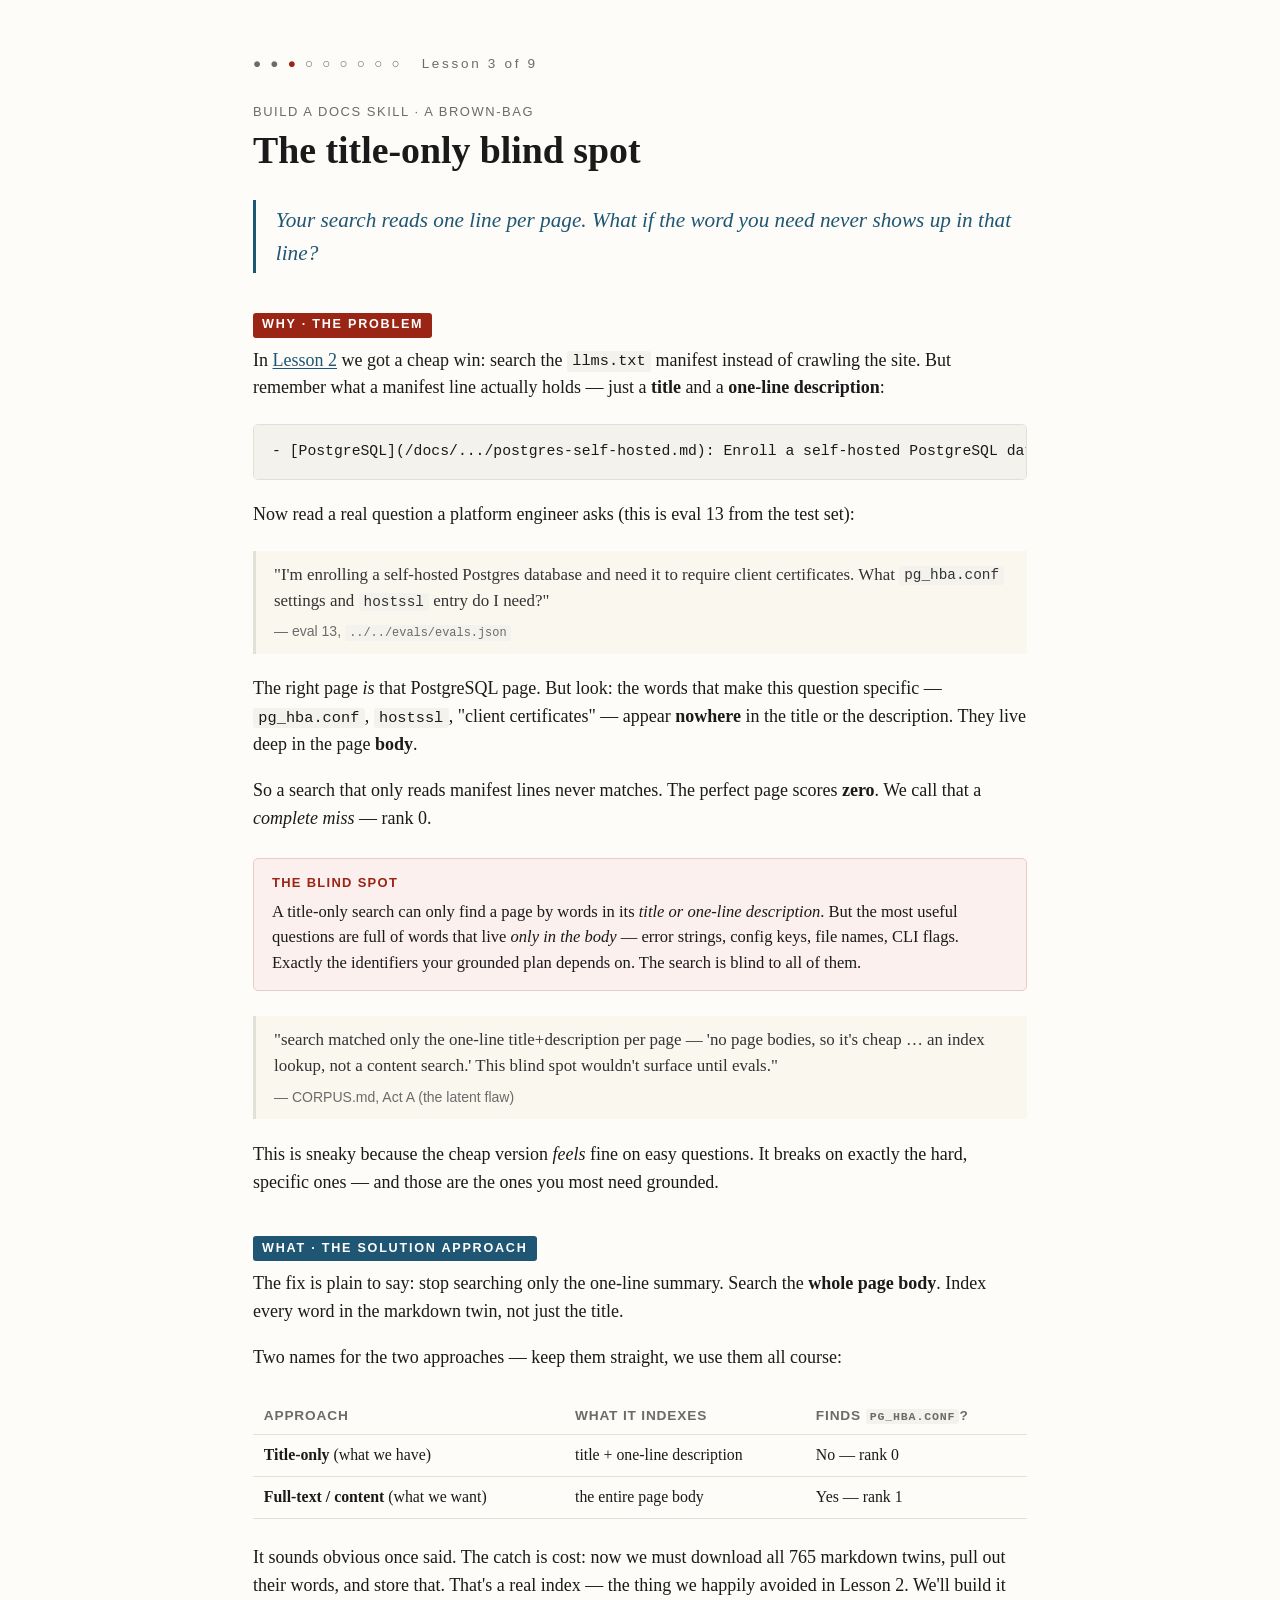
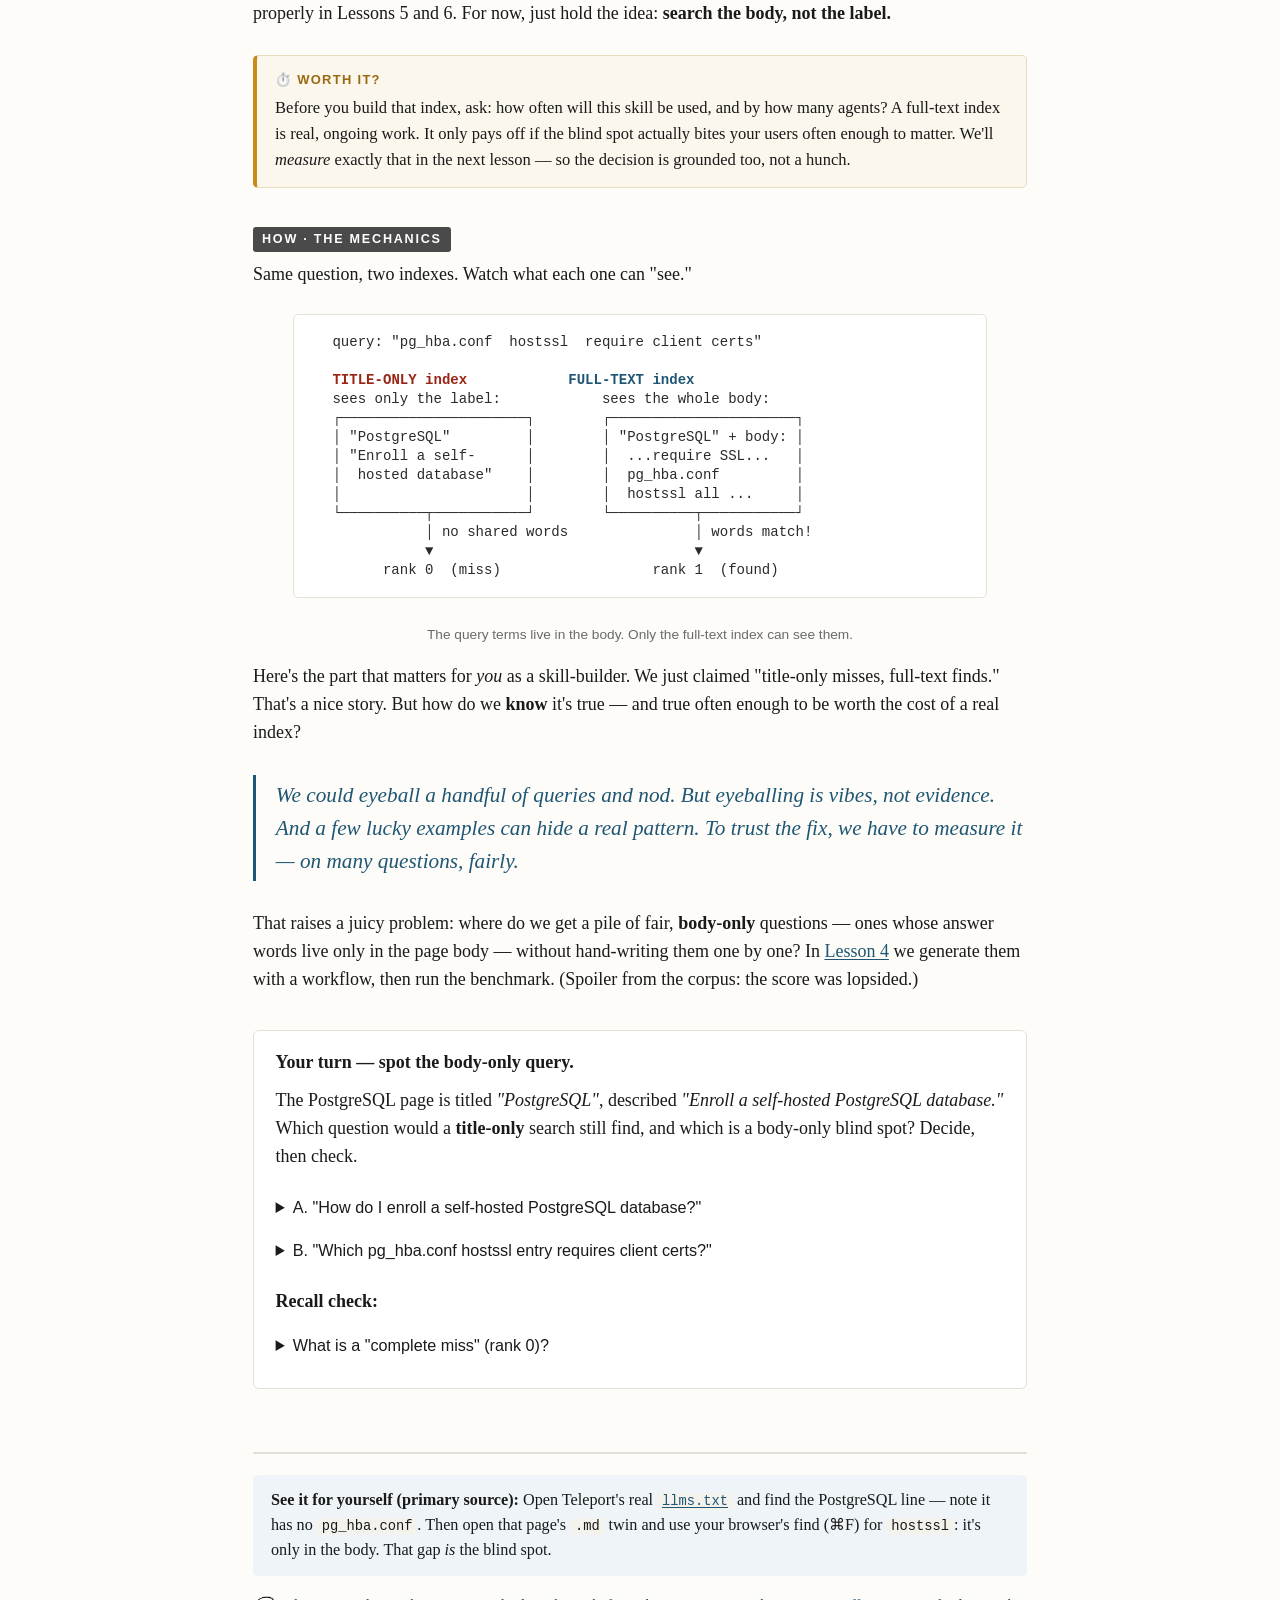
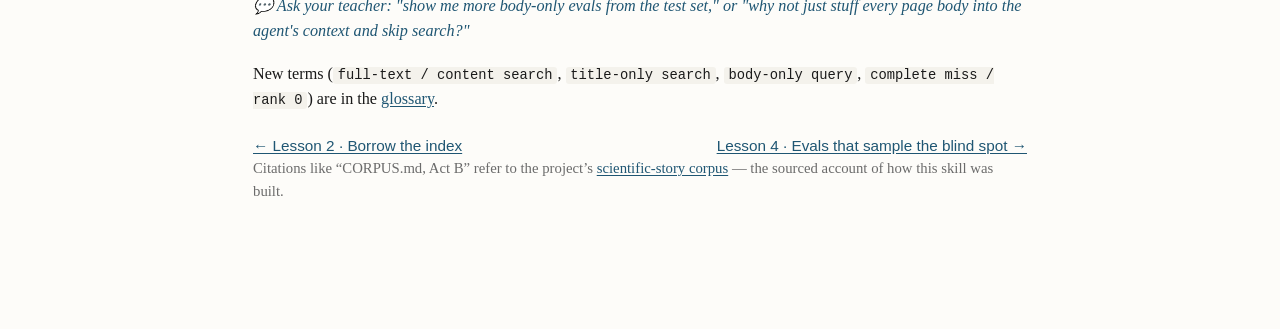
<file: teach/lessons/0003-the-title-blind-spot.html>
<!DOCTYPE html>
<html lang="en">
<head>
<meta charset="utf-8">
<meta name="viewport" content="width=device-width, initial-scale=1">
<title>Lesson 3 · The title-only blind spot</title>
<link rel="stylesheet" href="../assets/course.css">
</head>
<body>

<p class="progress">● ● <b>●</b> ○ ○ ○ ○ ○ ○ &nbsp;&nbsp;Lesson 3 of 9</p>
<p class="kicker">Build a docs Skill · A brown-bag</p>
<h1>The title-only blind spot</h1>
<p class="tension">Your search reads one line per page. What if the word you need
never shows up in that line?</p>

<!-- WHY -->
<section class="beatblock">
<span class="beat why">Why · the problem</span>
<p>In <a href="0002-borrow-the-index.html">Lesson 2</a> we got a cheap win: search the
<code>llms.txt</code> manifest instead of crawling the site. But remember what a manifest
line actually holds — just a <strong>title</strong> and a <strong>one-line
description</strong>:</p>

<pre><code>- [PostgreSQL](/docs/.../postgres-self-hosted.md): Enroll a self-hosted PostgreSQL database with Teleport.</code></pre>

<p>Now read a real question a platform engineer asks (this is eval 13 from the test set):</p>

<blockquote>
"I'm enrolling a self-hosted Postgres database and need it to require client
certificates. What <code>pg_hba.conf</code> settings and <code>hostssl</code> entry do I
need?"
<cite>— eval 13, <code>../../evals/evals.json</code></cite>
</blockquote>

<p>The right page <em>is</em> that PostgreSQL page. But look: the words that make this
question specific — <code>pg_hba.conf</code>, <code>hostssl</code>, "client
certificates" — appear <strong>nowhere</strong> in the title or the description. They
live deep in the page <strong>body</strong>.</p>

<p>So a search that only reads manifest lines never matches. The perfect page scores
<strong>zero</strong>. We call that a <em>complete miss</em> — rank 0.</p>

<div class="warn">
<span class="label">The blind spot</span>
A title-only search can only find a page by words in its <em>title or one-line
description</em>. But the most useful questions are full of words that live <em>only in
the body</em> — error strings, config keys, file names, CLI flags. Exactly the
identifiers your grounded plan depends on. The search is blind to all of them.
</div>

<blockquote>
"search matched only the one-line title+description per page — 'no page bodies, so it's
cheap … an index lookup, not a content search.' This blind spot wouldn't surface until
evals."
<cite>— CORPUS.md, Act A (the latent flaw)</cite>
</blockquote>

<p>This is sneaky because the cheap version <em>feels</em> fine on easy questions. It
breaks on exactly the hard, specific ones — and those are the ones you most need
grounded.</p>
</section>

<!-- WHAT -->
<section class="beatblock">
<span class="beat what">What · the solution approach</span>
<p>The fix is plain to say: stop searching only the one-line summary. Search the
<strong>whole page body</strong>. Index every word in the markdown twin, not just the
title.</p>

<p>Two names for the two approaches — keep them straight, we use them all course:</p>

<table>
<tr><th>Approach</th><th>What it indexes</th><th>Finds <code>pg_hba.conf</code>?</th></tr>
<tr><td><strong>Title-only</strong> (what we have)</td><td>title + one-line description</td><td>No — rank 0</td></tr>
<tr><td><strong>Full-text / content</strong> (what we want)</td><td>the entire page body</td><td>Yes — rank 1</td></tr>
</table>

<p>It sounds obvious once said. The catch is cost: now we must download all 765 markdown
twins, pull out their words, and store that. That's a real index — the thing we happily
avoided in Lesson 2. We'll build it properly in Lessons 5 and 6. For now, just hold the
idea: <strong>search the body, not the label.</strong></p>

<div class="roi">
<span class="label">⏱️ Worth it?</span>
Before you build that index, ask: how often will this skill be used, and by how many
agents? A full-text index is real, ongoing work. It only pays off if the blind spot
actually bites your users often enough to matter. We'll <em>measure</em> exactly that in
the next lesson — so the decision is grounded too, not a hunch.
</section>

<!-- HOW -->
<section class="beatblock">
<span class="beat how">How · the mechanics</span>
<p>Same question, two indexes. Watch what each one can "see."</p>

<figure>
<div class="diagram">  query: "pg_hba.conf  hostssl  require client certs"

  <span class="hi">TITLE-ONLY index</span>            <span class="hi2">FULL-TEXT index</span>
  sees only the label:            sees the whole body:
  ┌──────────────────────┐        ┌──────────────────────┐
  │ "PostgreSQL"         │        │ "PostgreSQL" + body: │
  │ "Enroll a self-      │        │  ...require SSL...   │
  │  hosted database"    │        │  pg_hba.conf         │
  │                      │        │  hostssl all ...     │
  └──────────┬───────────┘        └──────────┬───────────┘
             │ no shared words               │ words match!
             ▼                               ▼
        rank 0  (miss)                  rank 1  (found)</div>
<figcaption>The query terms live in the body. Only the full-text index can see them.</figcaption>
</figure>

<p>Here's the part that matters for <em>you</em> as a skill-builder. We just claimed
"title-only misses, full-text finds." That's a nice story. But how do we <strong>know</strong>
it's true — and true often enough to be worth the cost of a real index?</p>

<p class="tension">We could eyeball a handful of queries and nod. But eyeballing is
vibes, not evidence. And a few lucky examples can hide a real pattern. To trust the fix,
we have to <em>measure</em> it — on many questions, fairly.</p>

<p>That raises a juicy problem: where do we get a pile of fair, <strong>body-only</strong>
questions — ones whose answer words live only in the page body — without hand-writing
them one by one? In <a href="0004-evals-sample-the-blind-spot.html">Lesson 4</a> we
generate them with a workflow, then run the benchmark. (Spoiler from the corpus: the
score was lopsided.)</p>
</section>

<!-- INTERACTIVE: spot the body-only query -->
<div class="quiz">
<p class="q">Your turn — spot the body-only query.</p>
<p>The PostgreSQL page is titled <em>"PostgreSQL"</em>, described <em>"Enroll a
self-hosted PostgreSQL database."</em> Which question would a <strong>title-only</strong>
search still find, and which is a body-only blind spot? Decide, then check.</p>

<details>
<summary>A. "How do I enroll a self-hosted PostgreSQL database?"</summary>
<p class="answer"><strong>Title-only finds it.</strong> The words "enroll", "self-hosted",
"PostgreSQL" are right there in the title and description. Easy question, easy hit.</p>
</details>

<details>
<summary>B. "Which pg_hba.conf hostssl entry requires client certs?"</summary>
<p class="answer"><strong>Body-only blind spot.</strong> None of
<code>pg_hba.conf</code> / <code>hostssl</code> / "client certs" appear in the label —
title-only scores it rank 0, even though it's the same page.</p>
</details>

<p class="q" style="margin-top:1rem;">Recall check:</p>
<details>
<summary>What is a "complete miss" (rank 0)?</summary>
<p class="answer">When the correct page shares no words with the label the search reads,
so it never matches — the right answer scores zero.</p>
</details>
</div>

<!-- FOOTER -->
<footer class="lesson-footer">
<div class="source">
<strong>See it for yourself (primary source):</strong> Open Teleport's real
<a href="https://goteleport.com/docs/llms.txt"><code>llms.txt</code></a> and find the
PostgreSQL line — note it has no <code>pg_hba.conf</code>. Then open that page's
<code>.md</code> twin and use your browser's find (⌘F) for <code>hostssl</code>: it's
only in the body. That gap <em>is</em> the blind spot.
</div>

<p class="ask">💬 Ask your teacher: "show me more body-only evals from the test set," or
"why not just stuff every page body into the agent's context and skip search?"</p>

<p>New terms (<code>full-text / content search</code>, <code>title-only search</code>,
<code>body-only query</code>, <code>complete miss / rank 0</code>) are in the
<a href="../reference/glossary.html">glossary</a>.</p>

<div class="nav">
<span><a href="0002-borrow-the-index.html">← Lesson 2 · Borrow the index</a></span>
<span><a href="0004-evals-sample-the-blind-spot.html">Lesson 4 · Evals that sample the blind spot →</a></span>
</div>
<p style="font-size:.82rem;color:var(--muted)">Citations like “CORPUS.md, Act B” refer to the project’s <a href="https://github.com/so0k/teleport-skill/blob/main/provenance/CORPUS.md">scientific-story corpus</a> — the sourced account of how this skill was built.</p>
</footer>

</body>
</html>
</file>
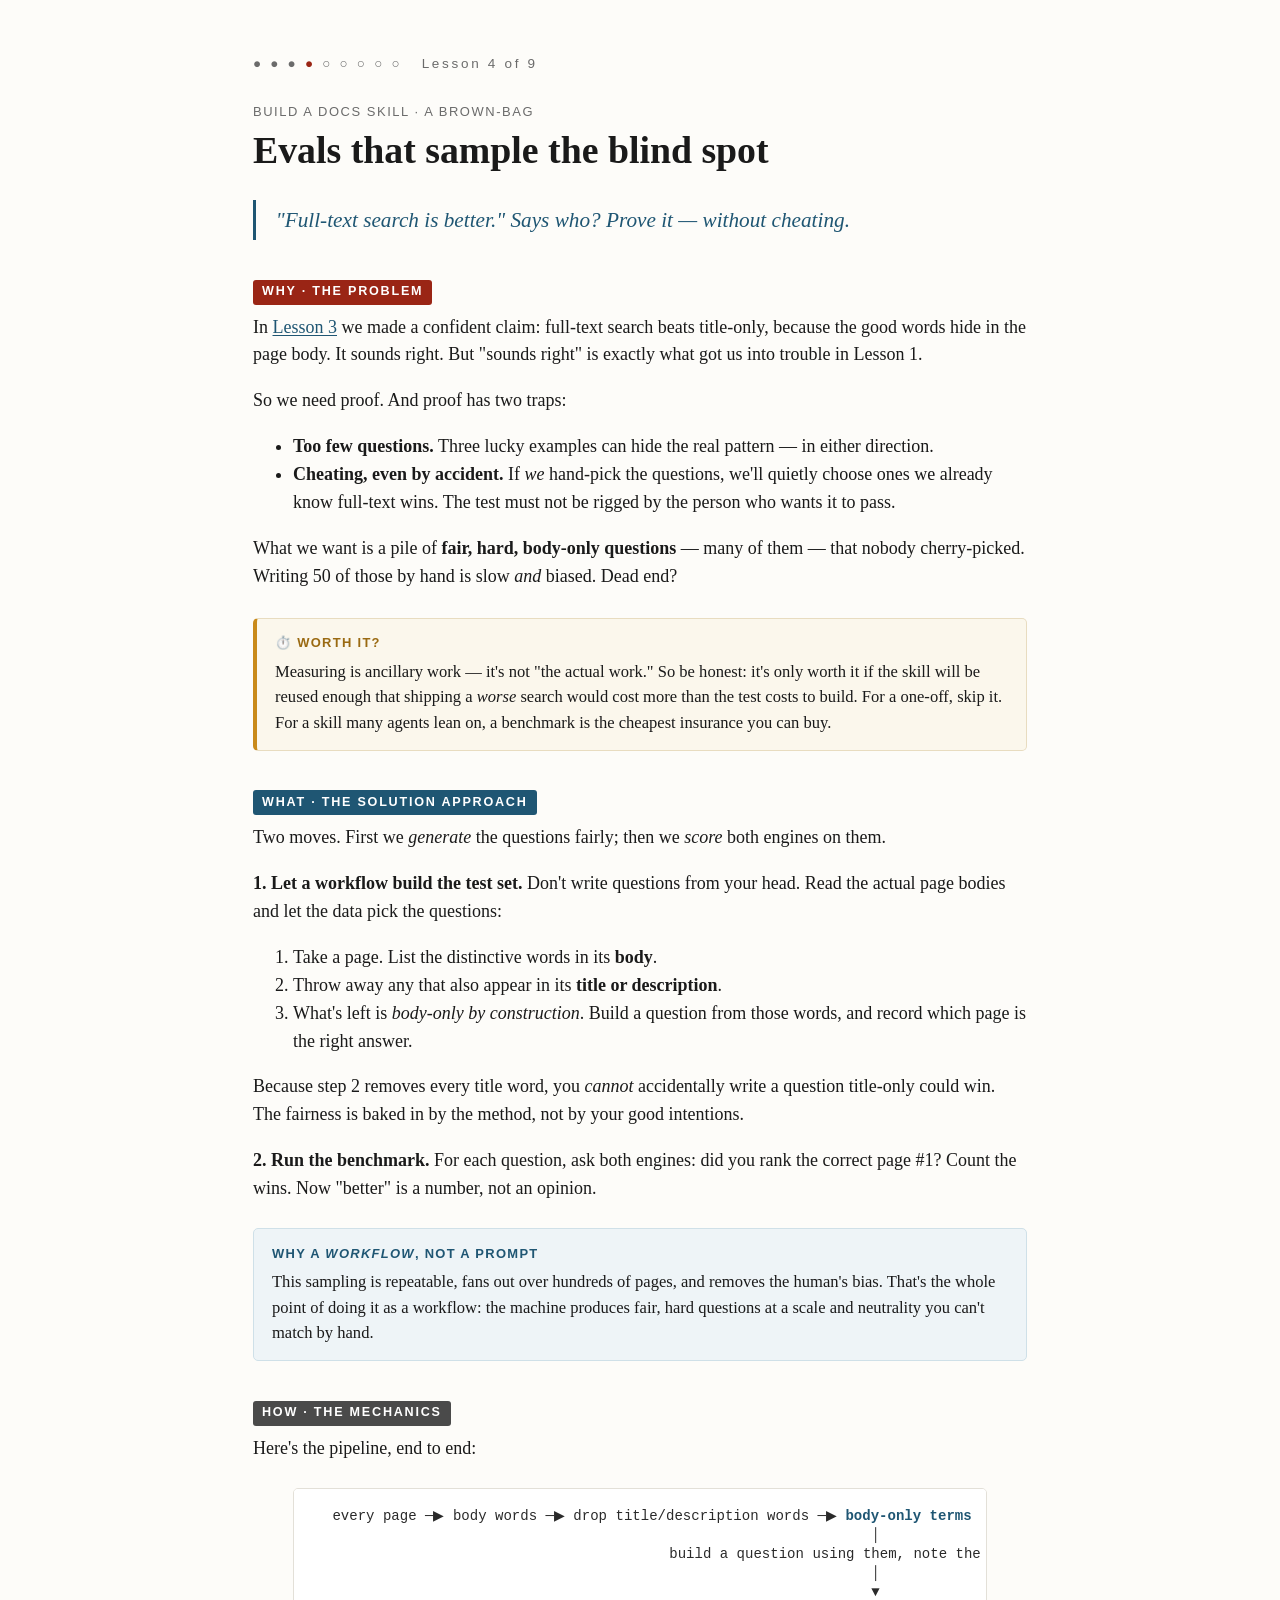
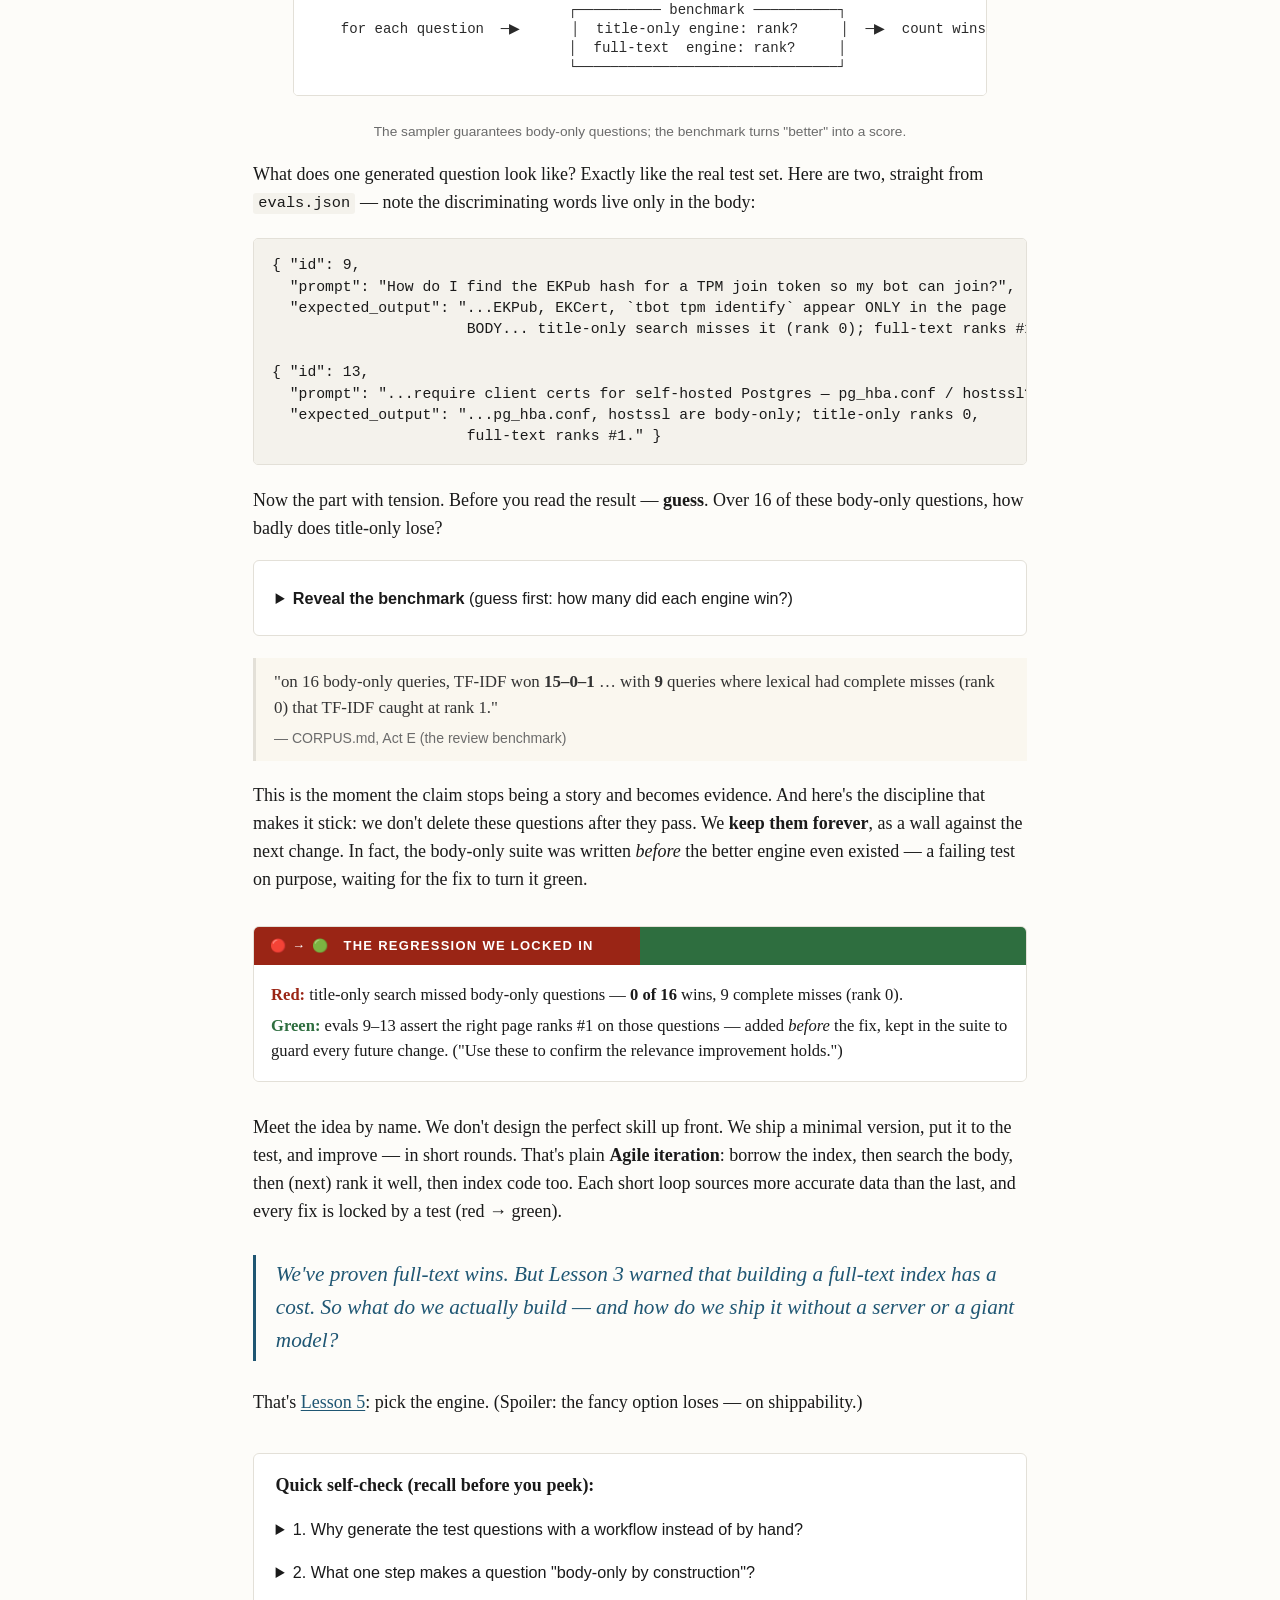
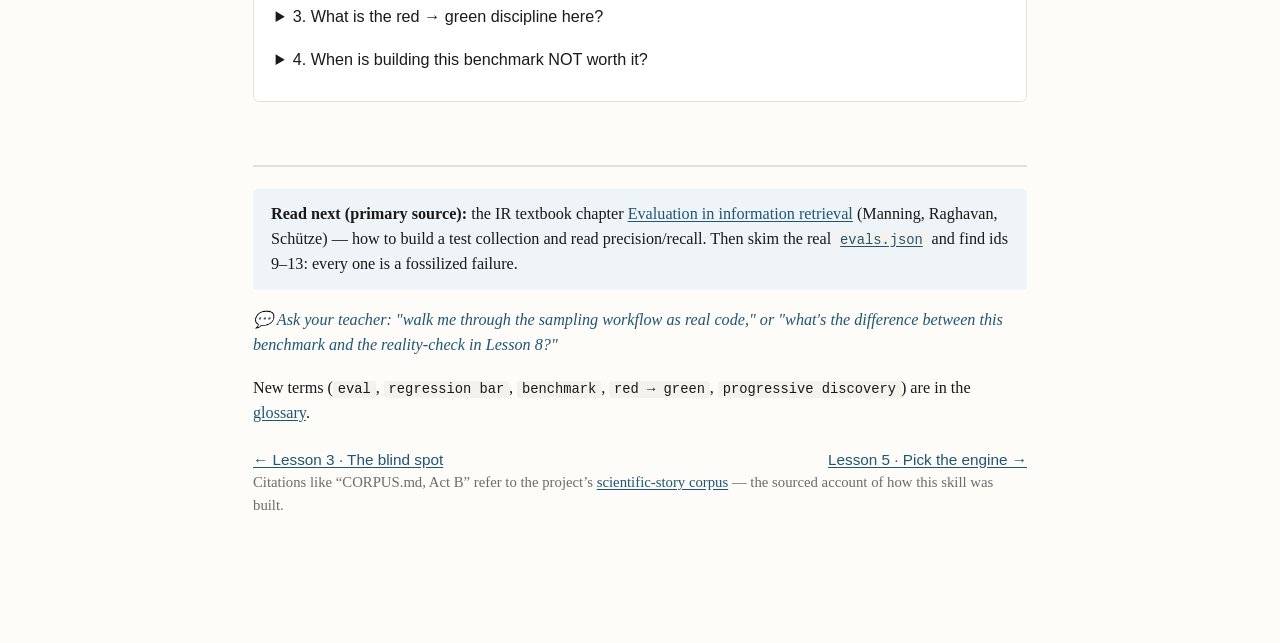
<file: teach/lessons/0004-evals-sample-the-blind-spot.html>
<!DOCTYPE html>
<html lang="en">
<head>
<meta charset="utf-8">
<meta name="viewport" content="width=device-width, initial-scale=1">
<title>Lesson 4 · Evals that sample the blind spot</title>
<link rel="stylesheet" href="../assets/course.css">
</head>
<body>

<p class="progress">● ● ● <b>●</b> ○ ○ ○ ○ ○ &nbsp;&nbsp;Lesson 4 of 9</p>
<p class="kicker">Build a docs Skill · A brown-bag</p>
<h1>Evals that sample the blind spot</h1>
<p class="tension">"Full-text search is better." Says who? Prove it — without cheating.</p>

<!-- WHY -->
<section class="beatblock">
<span class="beat why">Why · the problem</span>
<p>In <a href="0003-the-title-blind-spot.html">Lesson 3</a> we made a confident claim:
full-text search beats title-only, because the good words hide in the page body. It
sounds right. But "sounds right" is exactly what got us into trouble in Lesson 1.</p>

<p>So we need proof. And proof has two traps:</p>

<ul>
<li><strong>Too few questions.</strong> Three lucky examples can hide the real pattern —
in either direction.</li>
<li><strong>Cheating, even by accident.</strong> If <em>we</em> hand-pick the questions,
we'll quietly choose ones we already know full-text wins. The test must not be rigged by
the person who wants it to pass.</li>
</ul>

<p>What we want is a pile of <strong>fair, hard, body-only questions</strong> — many of
them — that nobody cherry-picked. Writing 50 of those by hand is slow <em>and</em>
biased. Dead end?</p>

<div class="roi">
<span class="label">⏱️ Worth it?</span>
Measuring is ancillary work — it's not "the actual work." So be honest: it's only worth
it if the skill will be reused enough that shipping a <em>worse</em> search would cost
more than the test costs to build. For a one-off, skip it. For a skill many agents lean
on, a benchmark is the cheapest insurance you can buy.
</div>
</section>

<!-- WHAT -->
<section class="beatblock">
<span class="beat what">What · the solution approach</span>
<p>Two moves. First we <em>generate</em> the questions fairly; then we <em>score</em>
both engines on them.</p>

<p><strong>1. Let a workflow build the test set.</strong> Don't write questions from your
head. Read the actual page bodies and let the data pick the questions:</p>
<ol>
<li>Take a page. List the distinctive words in its <strong>body</strong>.</li>
<li>Throw away any that also appear in its <strong>title or description</strong>.</li>
<li>What's left is <em>body-only by construction</em>. Build a question from those words,
and record which page is the right answer.</li>
</ol>
<p>Because step 2 removes every title word, you <em>cannot</em> accidentally write a
question title-only could win. The fairness is baked in by the method, not by your good
intentions.</p>

<p><strong>2. Run the benchmark.</strong> For each question, ask both engines: did you
rank the correct page #1? Count the wins. Now "better" is a number, not an opinion.</p>

<div class="note">
<span class="label">Why a <em>workflow</em>, not a prompt</span>
This sampling is repeatable, fans out over hundreds of pages, and removes the human's
bias. That's the whole point of doing it as a workflow: the machine produces fair, hard
questions at a scale and neutrality you can't match by hand.
</div>
</section>

<!-- HOW -->
<section class="beatblock">
<span class="beat how">How · the mechanics</span>
<p>Here's the pipeline, end to end:</p>

<figure>
<div class="diagram">  every page ─▶ body words ─▶ drop title/description words ─▶ <span class="hi2">body-only terms</span>
                                                                  │
                                          build a question using them, note the right page
                                                                  │
                                                                  ▼
                              ┌────────── benchmark ──────────┐
   for each question  ─▶      │  title-only engine: rank?     │  ─▶  count wins
                              │  full-text  engine: rank?     │
                              └───────────────────────────────┘</div>
<figcaption>The sampler guarantees body-only questions; the benchmark turns "better" into a score.</figcaption>
</figure>

<p>What does one generated question look like? Exactly like the real test set. Here are
two, straight from <code>evals.json</code> — note the discriminating words live only in
the body:</p>

<pre><code>{ "id": 9,
  "prompt": "How do I find the EKPub hash for a TPM join token so my bot can join?",
  "expected_output": "...EKPub, EKCert, `tbot tpm identify` appear ONLY in the page
                      BODY... title-only search misses it (rank 0); full-text ranks #1." }

{ "id": 13,
  "prompt": "...require client certs for self-hosted Postgres — pg_hba.conf / hostssl?",
  "expected_output": "...pg_hba.conf, hostssl are body-only; title-only ranks 0,
                      full-text ranks #1." }</code></pre>

<p>Now the part with tension. Before you read the result — <strong>guess</strong>. Over
16 of these body-only questions, how badly does title-only lose?</p>

<details class="quiz" style="margin:1rem 0;">
<summary><strong>Reveal the benchmark</strong> (guess first: how many did each engine win?)</summary>
<p class="answer" style="margin-top:.6rem;">
<strong>Full-text 15 — title-only 0 — both missed 1.</strong> And in <strong>9</strong>
of the 16, title-only was a <em>complete miss</em> (rank 0) that full-text caught at rank
1 — e.g. <code>EKPub hash for TPM join token</code>, <code>generation mismatch / locked
renewable cert</code>, <code>pg_hba.conf hostssl</code>. The blind spot wasn't a few
unlucky cases. It was the rule.</p>
</details>

<blockquote>
"on 16 body-only queries, TF-IDF won <strong>15–0–1</strong> … with <strong>9</strong>
queries where lexical had complete misses (rank 0) that TF-IDF caught at rank 1."
<cite>— CORPUS.md, Act E (the review benchmark)</cite>
</blockquote>

<p>This is the moment the claim stops being a story and becomes evidence. And here's the
discipline that makes it stick: we don't delete these questions after they pass. We
<strong>keep them forever</strong>, as a wall against the next change. In fact, the
body-only suite was written <em>before</em> the better engine even existed — a failing
test on purpose, waiting for the fix to turn it green.</p>

<div class="redgreen">
  <div class="rg-head">🔴 → 🟢 &nbsp; The regression we locked in</div>
  <div class="rg-body">
    <p><span class="red">Red:</span> title-only search missed body-only questions —
    <strong>0 of 16</strong> wins, 9 complete misses (rank 0).</p>
    <p><span class="green">Green:</span> evals 9–13 assert the right page ranks #1 on
    those questions — added <em>before</em> the fix, kept in the suite to guard every
    future change. ("Use these to confirm the relevance improvement holds.")</p>
  </div>
</div>

<p>Meet the idea by name. We don't design the perfect skill up front. We ship a minimal
version, put it to the test, and improve — in short rounds. That's plain
<strong>Agile iteration</strong>: borrow the index, then search the body, then (next)
rank it well, then index code too. Each short loop sources more accurate data than the
last, and every fix is locked by a test (red → green).</p>

<p class="tension">We've proven full-text wins. But Lesson 3 warned that building a
full-text index has a cost. So what do we actually build — and how do we ship it without
a server or a giant model?</p>
<p>That's <a href="0005-pick-the-engine.html">Lesson 5</a>: pick the engine. (Spoiler:
the fancy option loses — on shippability.)</p>
</section>

<!-- RETRIEVAL PRACTICE -->
<div class="quiz">
<p class="q">Quick self-check (recall before you peek):</p>

<details>
<summary>1. Why generate the test questions with a workflow instead of by hand?</summary>
<p class="answer">It removes human bias (you can't cherry-pick winners) and scales over
hundreds of pages — fair, hard, body-only questions by construction.</p>
</details>

<details>
<summary>2. What one step makes a question "body-only by construction"?</summary>
<p class="answer">Dropping every word that also appears in the page's title or
description — so only body words remain to build the question from.</p>
</details>

<details>
<summary>3. What is the red → green discipline here?</summary>
<p class="answer">Write the failing test first (title-only misses), then build the fix to
turn it green — and keep the test forever as a regression bar against future changes.</p>
</details>

<details>
<summary>4. When is building this benchmark NOT worth it?</summary>
<p class="answer">For a one-off skill few will reuse. The effort only pays off when many
agents depend on the skill and a worse search would cost more than the test does.</p>
</details>
</div>

<!-- FOOTER -->
<footer class="lesson-footer">
<div class="source">
<strong>Read next (primary source):</strong> the IR textbook chapter
<a href="https://nlp.stanford.edu/IR-book/html/htmledition/evaluation-in-information-retrieval-1.html">Evaluation
in information retrieval</a> (Manning, Raghavan, Schütze) — how to build a test collection
and read precision/recall. Then skim the real
<a href="../../evals/evals.json"><code>evals.json</code></a> and find ids 9–13: every one
is a fossilized failure.
</div>

<p class="ask">💬 Ask your teacher: "walk me through the sampling workflow as real code,"
or "what's the difference between this benchmark and the reality-check in Lesson 8?"</p>

<p>New terms (<code>eval</code>, <code>regression bar</code>, <code>benchmark</code>,
<code>red → green</code>, <code>progressive discovery</code>) are in the
<a href="../reference/glossary.html">glossary</a>.</p>

<div class="nav">
<span><a href="0003-the-title-blind-spot.html">← Lesson 3 · The blind spot</a></span>
<span><a href="0005-pick-the-engine.html">Lesson 5 · Pick the engine →</a></span>
</div>
<p style="font-size:.82rem;color:var(--muted)">Citations like “CORPUS.md, Act B” refer to the project’s <a href="https://github.com/so0k/teleport-skill/blob/main/provenance/CORPUS.md">scientific-story corpus</a> — the sourced account of how this skill was built.</p>
</footer>

</body>
</html>
</file>
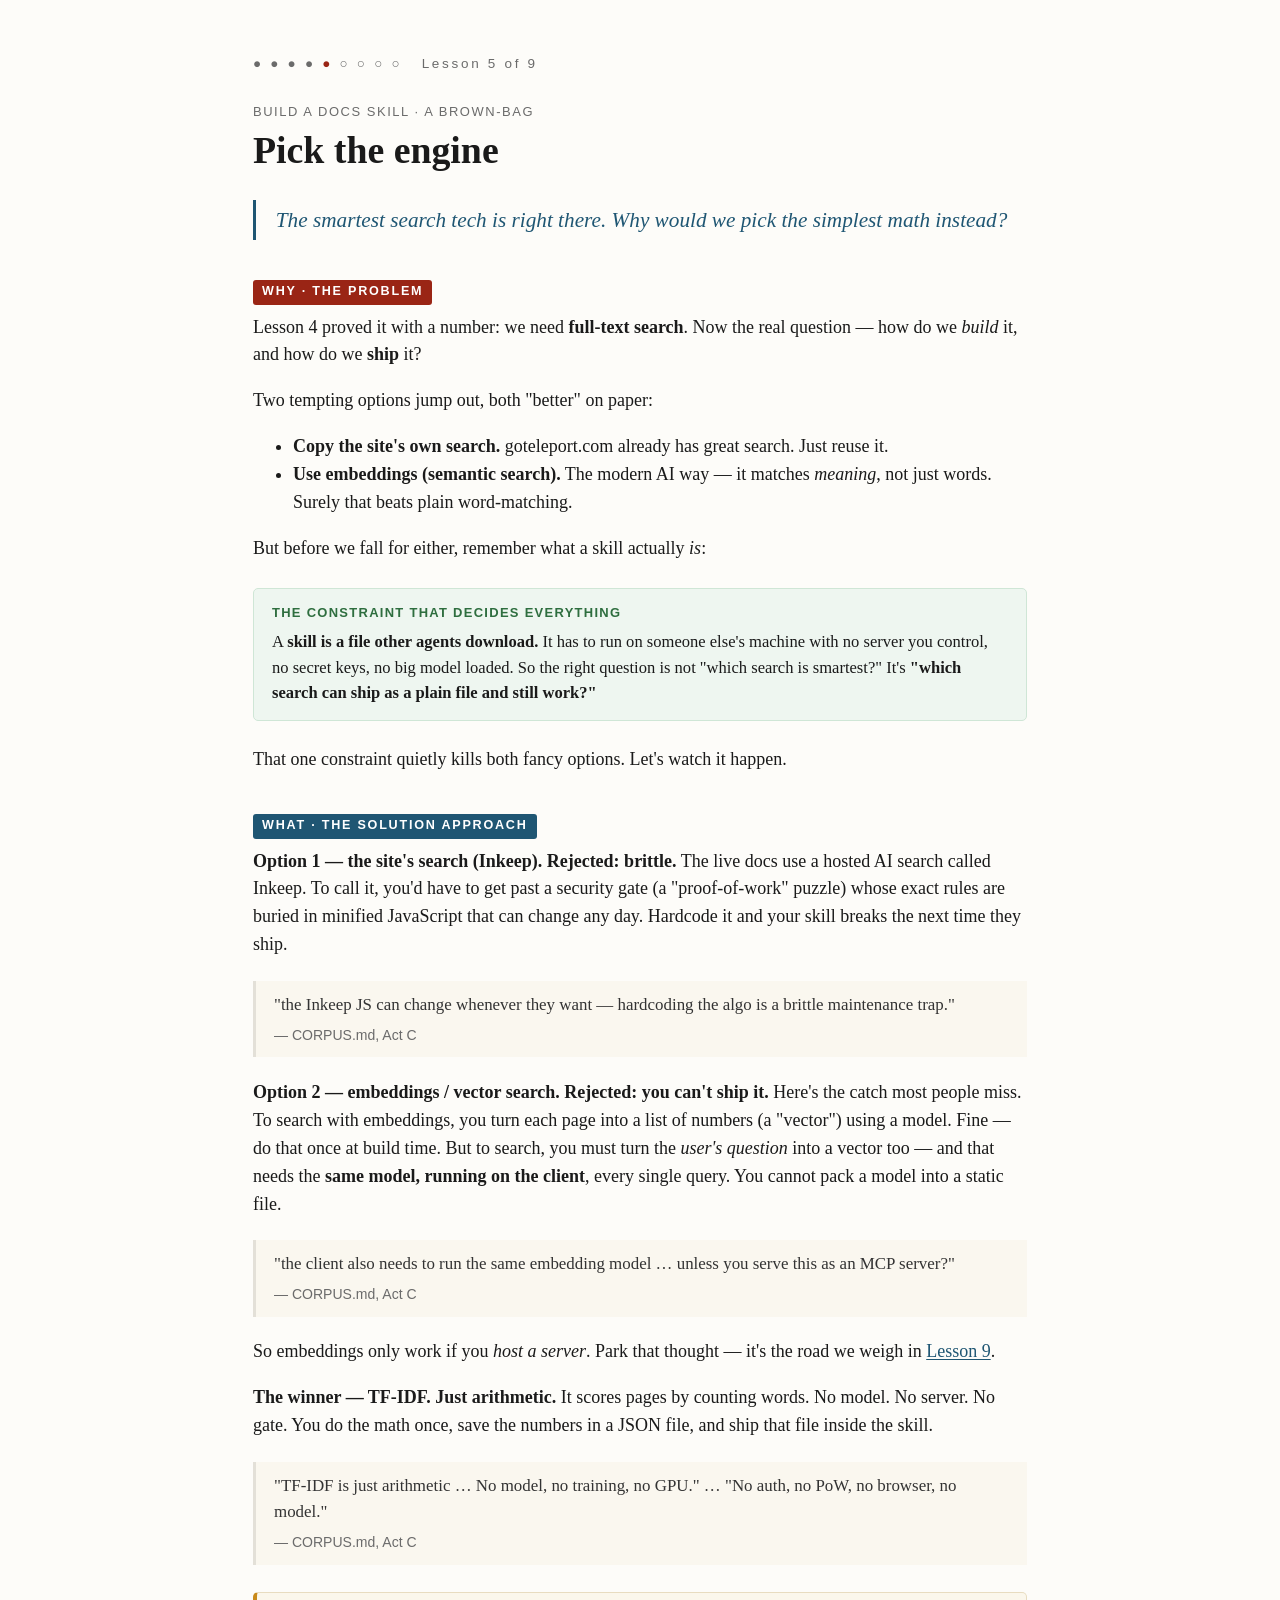
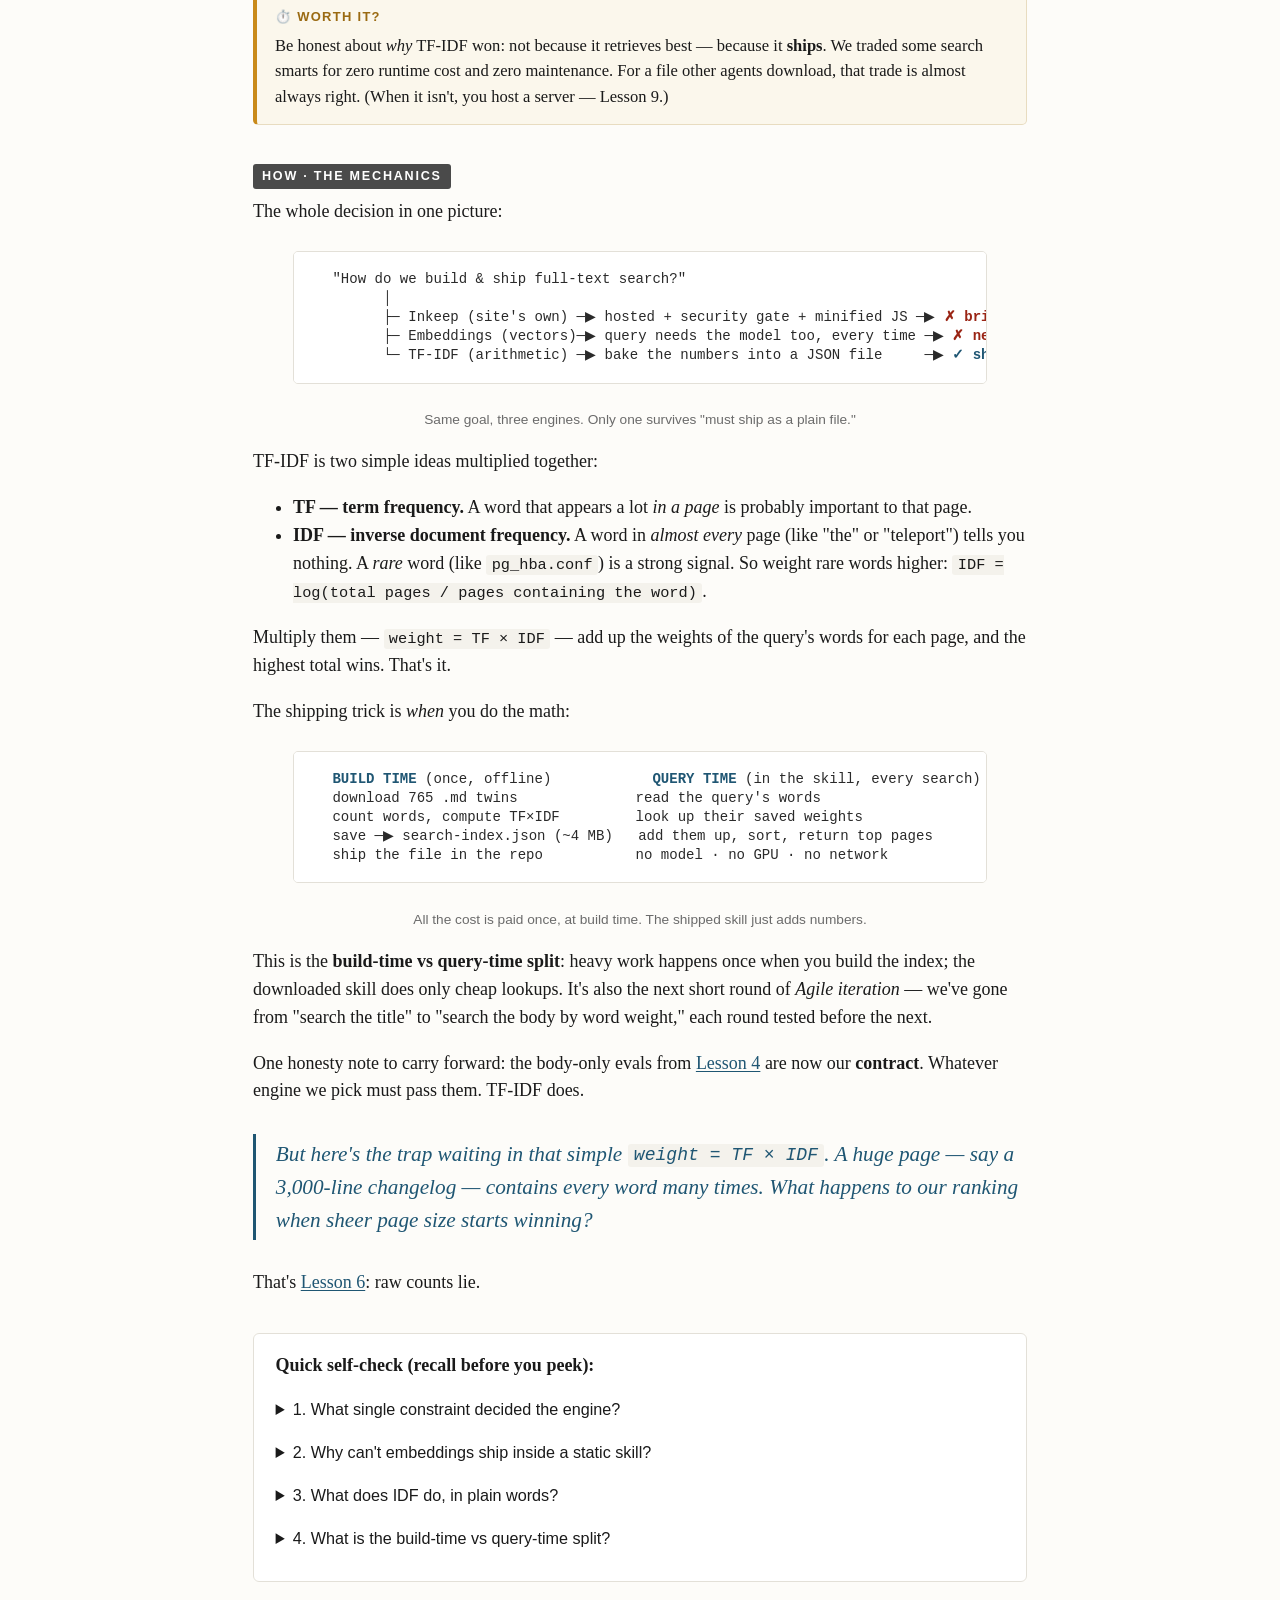
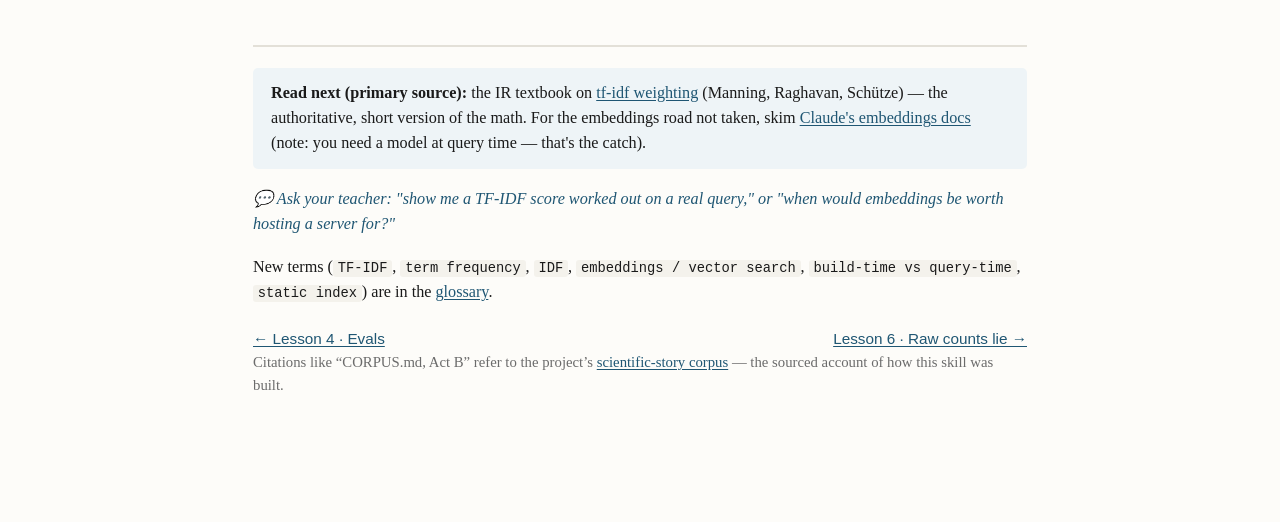
<file: teach/lessons/0005-pick-the-engine.html>
<!DOCTYPE html>
<html lang="en">
<head>
<meta charset="utf-8">
<meta name="viewport" content="width=device-width, initial-scale=1">
<title>Lesson 5 · Pick the engine</title>
<link rel="stylesheet" href="../assets/course.css">
</head>
<body>

<p class="progress">● ● ● ● <b>●</b> ○ ○ ○ ○ &nbsp;&nbsp;Lesson 5 of 9</p>
<p class="kicker">Build a docs Skill · A brown-bag</p>
<h1>Pick the engine</h1>
<p class="tension">The smartest search tech is right there. Why would we pick the
simplest math instead?</p>

<!-- WHY -->
<section class="beatblock">
<span class="beat why">Why · the problem</span>
<p>Lesson 4 proved it with a number: we need <strong>full-text search</strong>. Now the
real question — how do we <em>build</em> it, and how do we <strong>ship</strong> it?</p>

<p>Two tempting options jump out, both "better" on paper:</p>
<ul>
<li><strong>Copy the site's own search.</strong> goteleport.com already has great search.
Just reuse it.</li>
<li><strong>Use embeddings (semantic search).</strong> The modern AI way — it matches
<em>meaning</em>, not just words. Surely that beats plain word-matching.</li>
</ul>

<p>But before we fall for either, remember what a skill actually <em>is</em>:</p>

<div class="key">
<span class="label">The constraint that decides everything</span>
A <strong>skill is a file other agents download.</strong> It has to run on someone else's
machine with no server you control, no secret keys, no big model loaded. So the right
question is not "which search is smartest?" It's <strong>"which search can ship as a
plain file and still work?"</strong>
</div>

<p>That one constraint quietly kills both fancy options. Let's watch it happen.</p>
</section>

<!-- WHAT -->
<section class="beatblock">
<span class="beat what">What · the solution approach</span>

<p><strong>Option 1 — the site's search (Inkeep). Rejected: brittle.</strong> The live
docs use a hosted AI search called Inkeep. To call it, you'd have to get past a
security gate (a "proof-of-work" puzzle) whose exact rules are buried in minified
JavaScript that can change any day. Hardcode it and your skill breaks the next time they
ship.</p>
<blockquote>
"the Inkeep JS can change whenever they want — hardcoding the algo is a brittle
maintenance trap."
<cite>— CORPUS.md, Act C</cite>
</blockquote>

<p><strong>Option 2 — embeddings / vector search. Rejected: you can't ship it.</strong>
Here's the catch most people miss. To search with embeddings, you turn each page into a
list of numbers (a "vector") using a model. Fine — do that once at build time. But to
search, you must turn the <em>user's question</em> into a vector too — and that needs the
<strong>same model, running on the client</strong>, every single query. You cannot pack a
model into a static file.</p>
<blockquote>
"the client also needs to run the same embedding model … unless you serve this as an MCP
server?"
<cite>— CORPUS.md, Act C</cite>
</blockquote>
<p>So embeddings only work if you <em>host a server</em>. Park that thought —
it's the road we weigh in <a href="0009-skill-vs-mcp.html">Lesson 9</a>.</p>

<p><strong>The winner — TF-IDF. Just arithmetic.</strong> It scores pages by counting
words. No model. No server. No gate. You do the math once, save the numbers in a JSON
file, and ship that file inside the skill.</p>
<blockquote>
"TF-IDF is just arithmetic … No model, no training, no GPU." … "No auth, no PoW, no
browser, no model."
<cite>— CORPUS.md, Act C</cite>
</blockquote>

<div class="roi">
<span class="label">⏱️ Worth it?</span>
Be honest about <em>why</em> TF-IDF won: not because it retrieves best — because it
<strong>ships</strong>. We traded some search smarts for zero runtime cost and zero
maintenance. For a file other agents download, that trade is almost always right. (When
it isn't, you host a server — Lesson 9.)
</div>
</section>

<!-- HOW -->
<section class="beatblock">
<span class="beat how">How · the mechanics</span>

<p>The whole decision in one picture:</p>
<figure>
<div class="diagram">  "How do we build &amp; ship full-text search?"
        │
        ├─ Inkeep (site's own) ─▶ hosted + security gate + minified JS ─▶ <span class="hi">✗ brittle trap</span>
        ├─ Embeddings (vectors)─▶ query needs the model too, every time ─▶ <span class="hi">✗ needs a server</span>
        └─ TF-IDF (arithmetic) ─▶ bake the numbers into a JSON file     ─▶ <span class="hi2">✓ ships as a file</span></div>
<figcaption>Same goal, three engines. Only one survives "must ship as a plain file."</figcaption>
</figure>

<p>TF-IDF is two simple ideas multiplied together:</p>
<ul>
<li><strong>TF — term frequency.</strong> A word that appears a lot <em>in a page</em> is
probably important to that page.</li>
<li><strong>IDF — inverse document frequency.</strong> A word in <em>almost every</em>
page (like "the" or "teleport") tells you nothing. A <em>rare</em> word (like
<code>pg_hba.conf</code>) is a strong signal. So weight rare words higher:
<code>IDF = log(total pages / pages containing the word)</code>.</li>
</ul>
<p>Multiply them — <code>weight = TF × IDF</code> — add up the weights of the query's
words for each page, and the highest total wins. That's it.</p>

<p>The shipping trick is <em>when</em> you do the math:</p>
<figure>
<div class="diagram">  <span class="hi2">BUILD TIME</span> (once, offline)            <span class="hi2">QUERY TIME</span> (in the skill, every search)
  download 765 .md twins              read the query's words
  count words, compute TF×IDF         look up their saved weights
  save ─▶ search-index.json (~4 MB)   add them up, sort, return top pages
  ship the file in the repo           no model · no GPU · no network</div>
<figcaption>All the cost is paid once, at build time. The shipped skill just adds numbers.</figcaption>
</figure>

<p>This is the <strong>build-time vs query-time split</strong>: heavy work happens once
when you build the index; the downloaded skill does only cheap lookups. It's also the
next short round of <em>Agile iteration</em> — we've gone from "search the title" to
"search the body by word weight," each round tested before the next.</p>

<p>One honesty note to carry forward: the body-only evals from
<a href="0004-evals-sample-the-blind-spot.html">Lesson 4</a> are now our
<strong>contract</strong>. Whatever engine we pick must pass them. TF-IDF does.</p>

<p class="tension">But here's the trap waiting in that simple <code>weight = TF × IDF</code>.
A huge page — say a 3,000-line changelog — contains <em>every</em> word many times. What
happens to our ranking when sheer page size starts winning?</p>
<p>That's <a href="0006-raw-counts-lie.html">Lesson 6</a>: raw counts lie.</p>
</section>

<!-- RETRIEVAL PRACTICE -->
<div class="quiz">
<p class="q">Quick self-check (recall before you peek):</p>

<details>
<summary>1. What single constraint decided the engine?</summary>
<p class="answer">A skill is a file other agents download — so the search must ship as a
plain file and work with no server, keys, or model. "Which ships?", not "which is
smartest?"</p>
</details>

<details>
<summary>2. Why can't embeddings ship inside a static skill?</summary>
<p class="answer">To search, the client must turn each query into a vector using the same
model — and you can't pack a model into a file. Embeddings need a hosted server.</p>
</details>

<details>
<summary>3. What does IDF do, in plain words?</summary>
<p class="answer">It weights rare words higher and common words lower — a word in almost
every page tells you nothing; a rare one is a strong signal.</p>
</details>

<details>
<summary>4. What is the build-time vs query-time split?</summary>
<p class="answer">Do the heavy math once at build time and save the numbers; the shipped
skill only does cheap lookups and addition at query time — no model, no GPU.</p>
</details>
</div>

<!-- FOOTER -->
<footer class="lesson-footer">
<div class="source">
<strong>Read next (primary source):</strong> the IR textbook on
<a href="https://nlp.stanford.edu/IR-book/html/htmledition/tf-idf-weighting-1.html">tf-idf
weighting</a> (Manning, Raghavan, Schütze) — the authoritative, short version of the math.
For the embeddings road not taken, skim
<a href="https://platform.claude.com/docs/en/build-with-claude/embeddings">Claude's
embeddings docs</a> (note: you need a model at query time — that's the catch).
</div>

<p class="ask">💬 Ask your teacher: "show me a TF-IDF score worked out on a real query,"
or "when <em>would</em> embeddings be worth hosting a server for?"</p>

<p>New terms (<code>TF-IDF</code>, <code>term frequency</code>, <code>IDF</code>,
<code>embeddings / vector search</code>, <code>build-time vs query-time</code>,
<code>static index</code>) are in the <a href="../reference/glossary.html">glossary</a>.</p>

<div class="nav">
<span><a href="0004-evals-sample-the-blind-spot.html">← Lesson 4 · Evals</a></span>
<span><a href="0006-raw-counts-lie.html">Lesson 6 · Raw counts lie →</a></span>
</div>
<p style="font-size:.82rem;color:var(--muted)">Citations like “CORPUS.md, Act B” refer to the project’s <a href="https://github.com/so0k/teleport-skill/blob/main/provenance/CORPUS.md">scientific-story corpus</a> — the sourced account of how this skill was built.</p>
</footer>

</body>
</html>
</file>
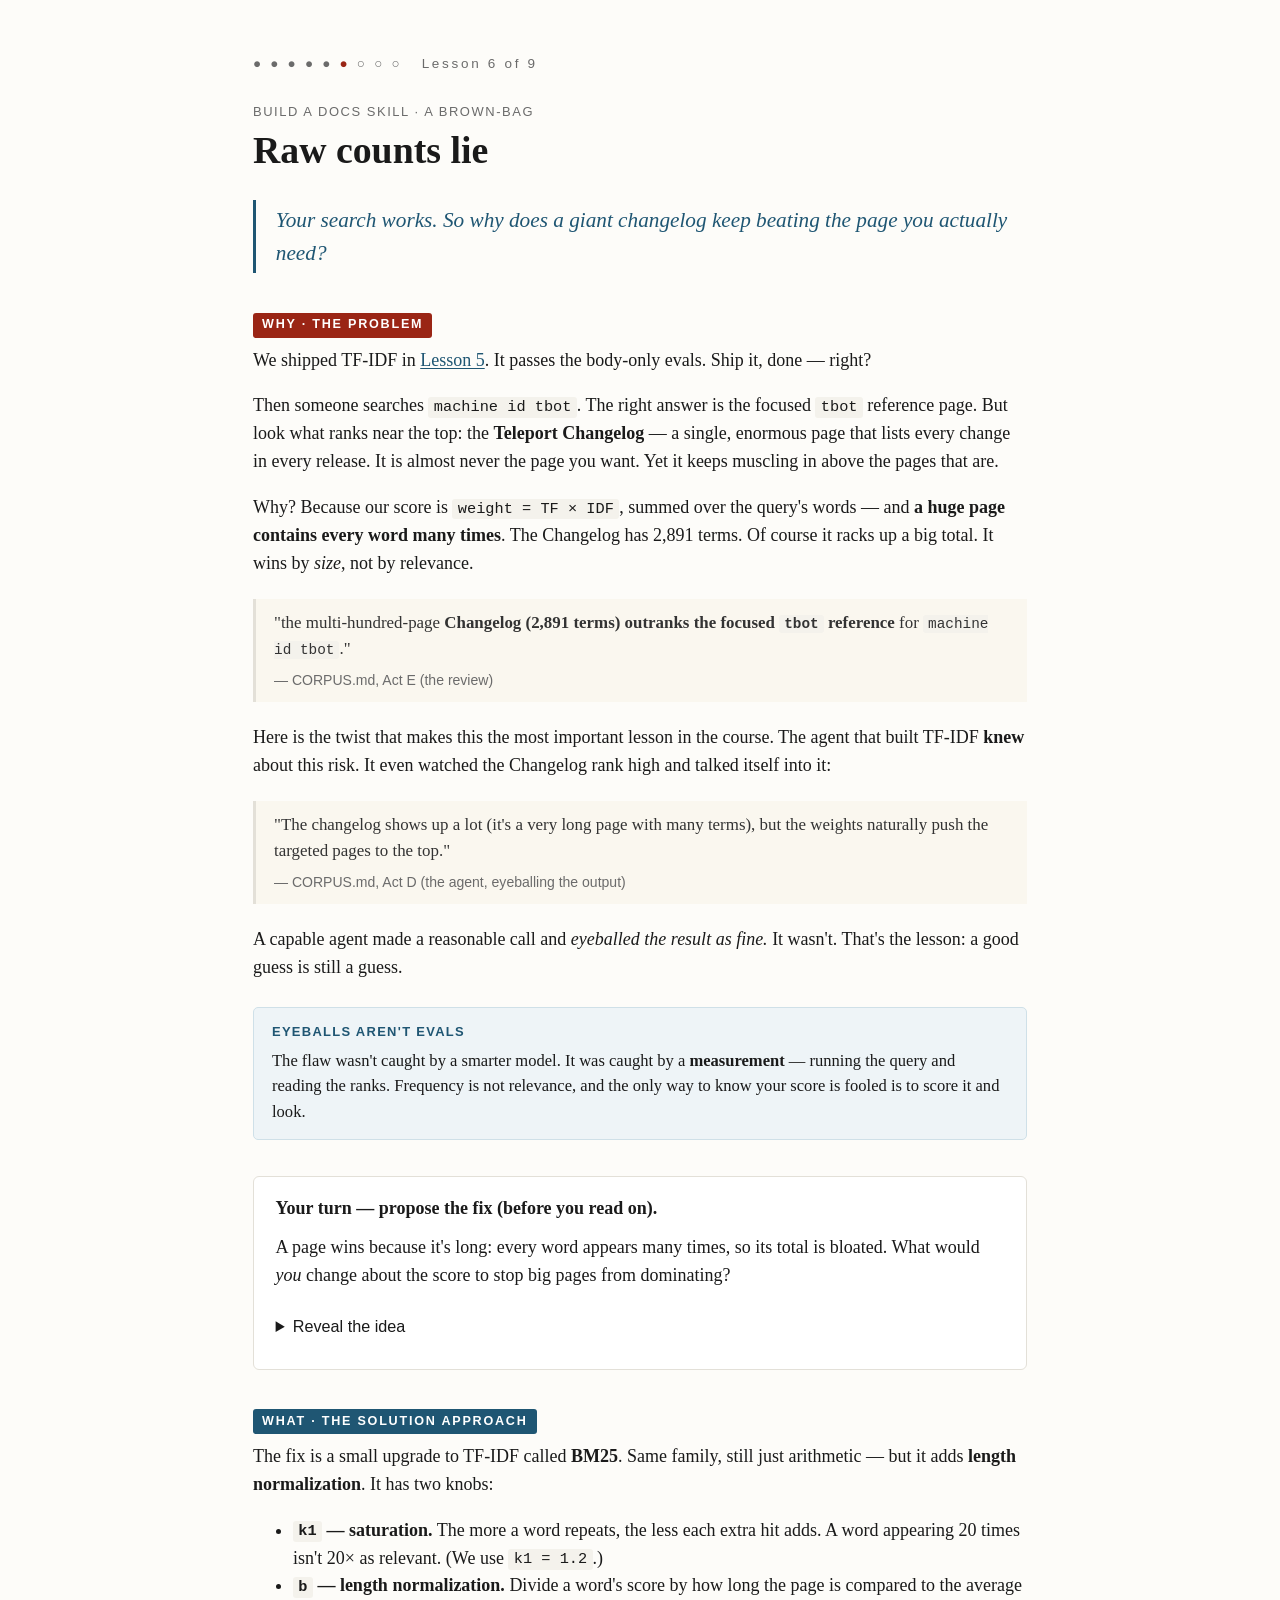
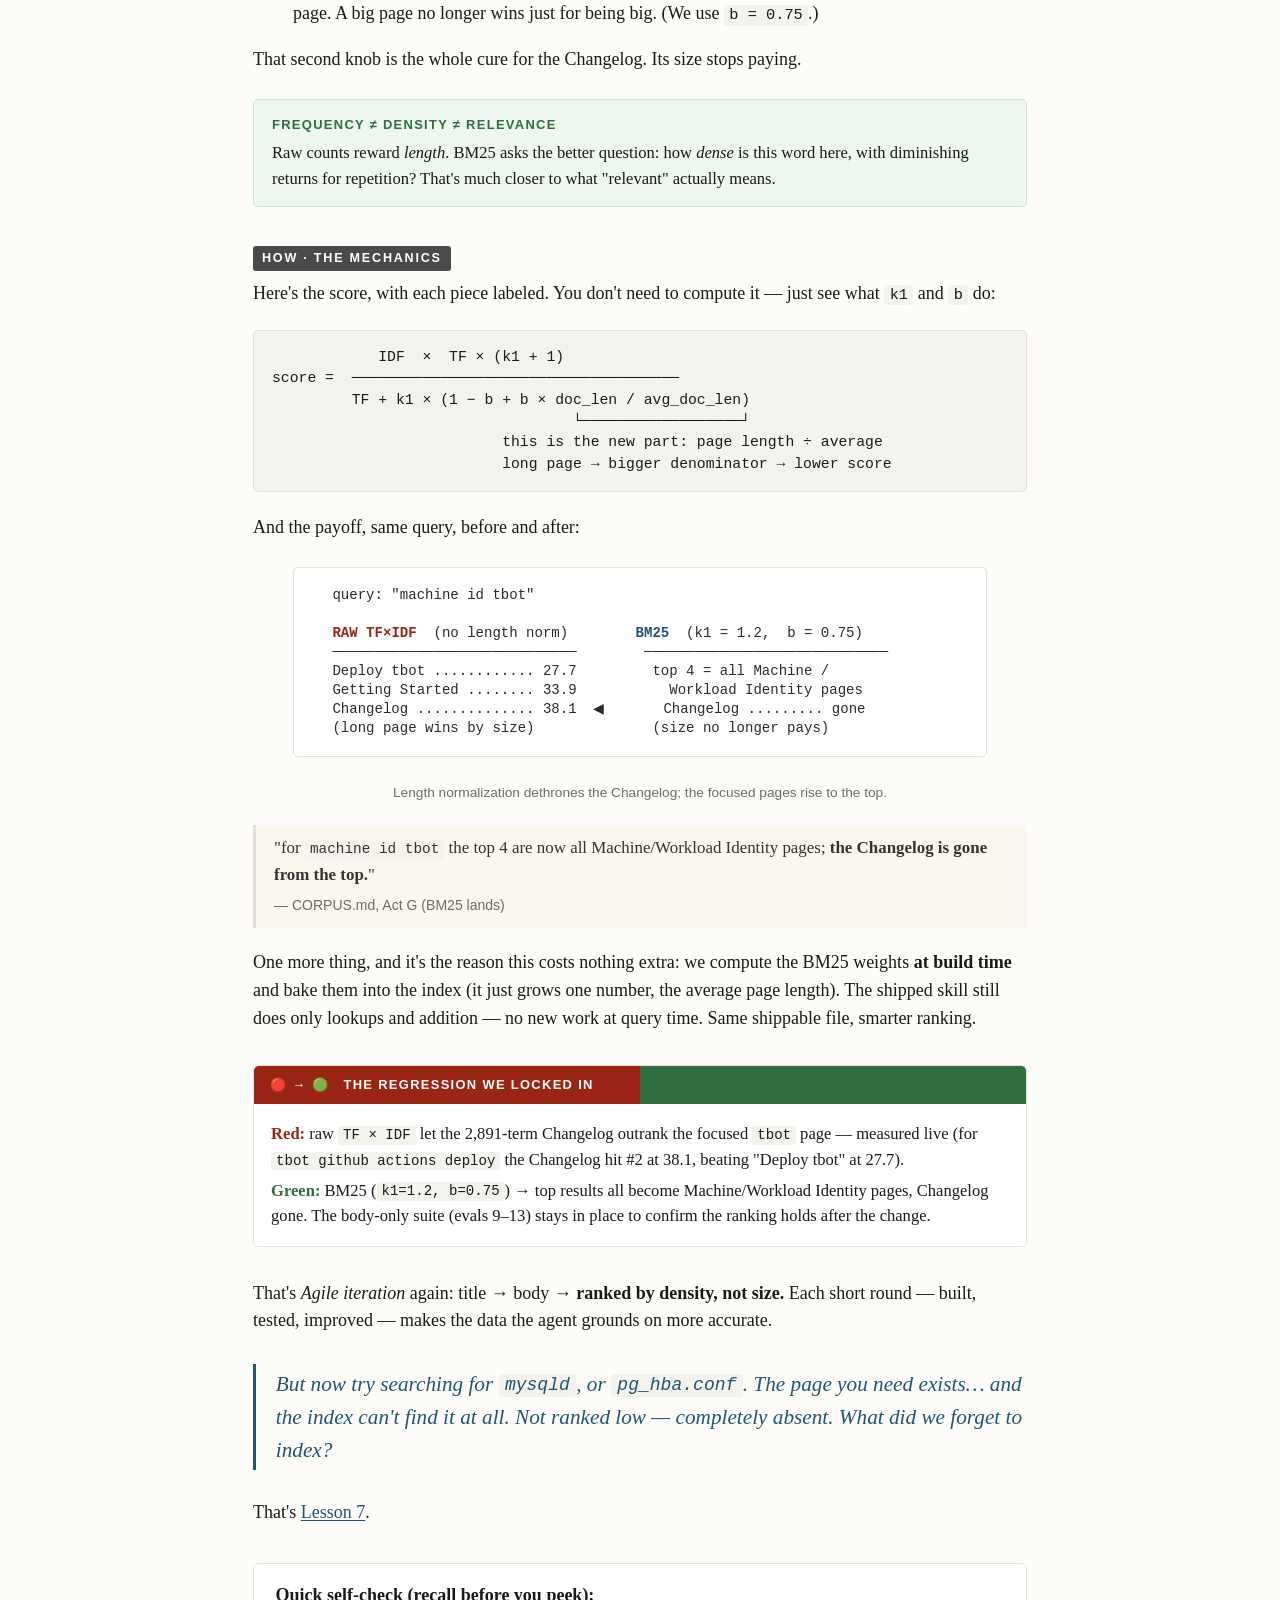
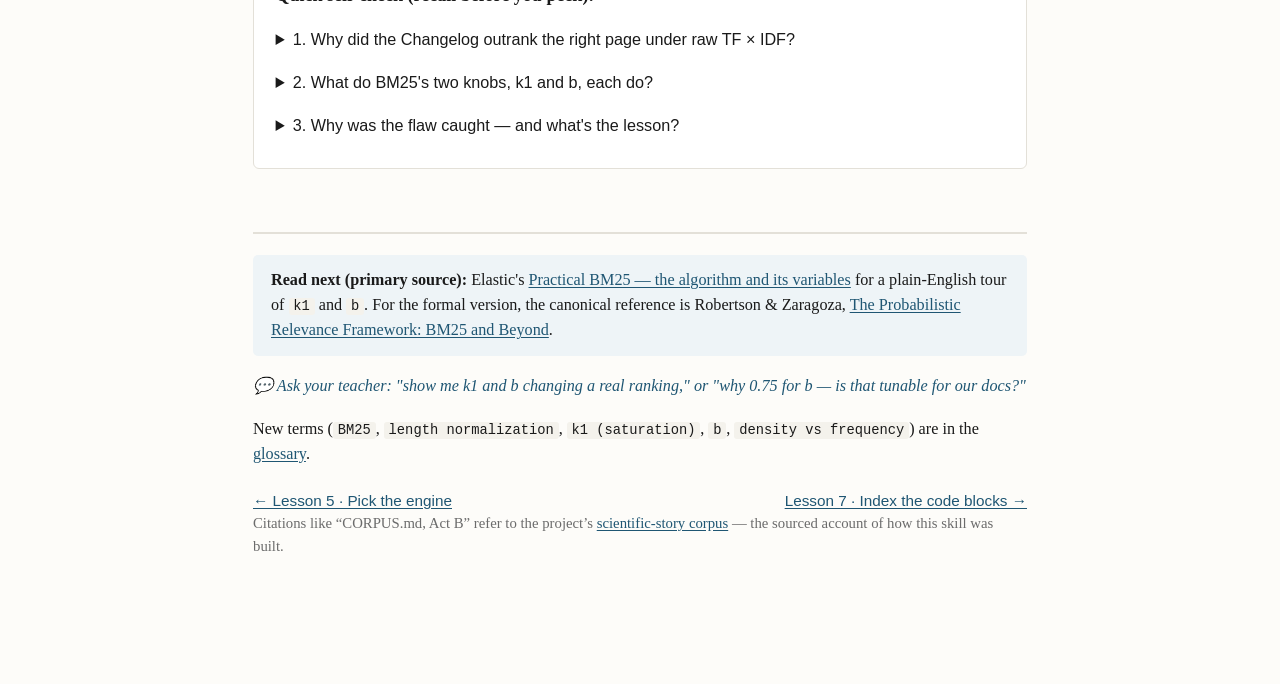
<file: teach/lessons/0006-raw-counts-lie.html>
<!DOCTYPE html>
<html lang="en">
<head>
<meta charset="utf-8">
<meta name="viewport" content="width=device-width, initial-scale=1">
<title>Lesson 6 · Raw counts lie</title>
<link rel="stylesheet" href="../assets/course.css">
</head>
<body>

<p class="progress">● ● ● ● ● <b>●</b> ○ ○ ○ &nbsp;&nbsp;Lesson 6 of 9</p>
<p class="kicker">Build a docs Skill · A brown-bag</p>
<h1>Raw counts lie</h1>
<p class="tension">Your search works. So why does a giant changelog keep beating the
page you actually need?</p>

<!-- WHY -->
<section class="beatblock">
<span class="beat why">Why · the problem</span>
<p>We shipped TF-IDF in <a href="0005-pick-the-engine.html">Lesson 5</a>. It passes the
body-only evals. Ship it, done — right?</p>

<p>Then someone searches <code>machine id tbot</code>. The right answer is the focused
<code>tbot</code> reference page. But look what ranks near the top: the
<strong>Teleport Changelog</strong> — a single, enormous page that lists every change in
every release. It is almost never the page you want. Yet it keeps muscling in above the
pages that are.</p>

<p>Why? Because our score is <code>weight = TF × IDF</code>, summed over the query's
words — and <strong>a huge page contains every word many times</strong>. The Changelog
has 2,891 terms. Of course it racks up a big total. It wins by <em>size</em>, not by
relevance.</p>

<blockquote>
"the multi-hundred-page <strong>Changelog (2,891 terms) outranks the focused
<code>tbot</code> reference</strong> for <code>machine id tbot</code>."
<cite>— CORPUS.md, Act E (the review)</cite>
</blockquote>

<p>Here is the twist that makes this the most important lesson in the course. The agent
that built TF-IDF <strong>knew</strong> about this risk. It even watched the Changelog
rank high and talked itself into it:</p>
<blockquote>
"The changelog shows up a lot (it's a very long page with many terms), but the weights
naturally push the targeted pages to the top."
<cite>— CORPUS.md, Act D (the agent, eyeballing the output)</cite>
</blockquote>

<p>A capable agent made a reasonable call and <em>eyeballed the result as fine.</em>
It wasn't. That's the lesson: a good guess is still a guess.</p>

<div class="note">
<span class="label">Eyeballs aren't evals</span>
The flaw wasn't caught by a smarter model. It was caught by a <strong>measurement</strong>
— running the query and reading the ranks. Frequency is not relevance, and the only way to
know your score is fooled is to score it and look.
</div>
</section>

<!-- YOUR TURN: propose the fix before the reveal -->
<div class="quiz">
<p class="q">Your turn — propose the fix (before you read on).</p>
<p>A page wins because it's long: every word appears many times, so its total is bloated.
What would <em>you</em> change about the score to stop big pages from dominating?</p>
<details>
<summary>Reveal the idea</summary>
<p class="answer">Two fixes, and you want both. <strong>(1) Stop rewarding repetition
without limit</strong> — the 20th time a word appears shouldn't count as much as the
1st. <strong>(2) Divide by page length</strong> — judge a word's <em>density</em>, not
its raw count, so a long page gets no free boost. Together, those two ideas <em>are</em>
BM25.</p>
</details>
</div>

<!-- WHAT -->
<section class="beatblock">
<span class="beat what">What · the solution approach</span>
<p>The fix is a small upgrade to TF-IDF called <strong>BM25</strong>. Same family, still
just arithmetic — but it adds <strong>length normalization</strong>. It has two knobs:</p>

<ul>
<li><strong><code>k1</code> — saturation.</strong> The more a word repeats, the less each
extra hit adds. A word appearing 20 times isn't 20× as relevant. (We use
<code>k1 = 1.2</code>.)</li>
<li><strong><code>b</code> — length normalization.</strong> Divide a word's score by how
long the page is compared to the average page. A big page no longer wins just for being
big. (We use <code>b = 0.75</code>.)</li>
</ul>

<p>That second knob is the whole cure for the Changelog. Its size stops paying.</p>

<div class="key">
<span class="label">Frequency ≠ density ≠ relevance</span>
Raw counts reward <em>length</em>. BM25 asks the better question: how <em>dense</em> is
this word here, with diminishing returns for repetition? That's much closer to what
"relevant" actually means.
</div>
</section>

<!-- HOW -->
<section class="beatblock">
<span class="beat how">How · the mechanics</span>
<p>Here's the score, with each piece labeled. You don't need to compute it — just see
what <code>k1</code> and <code>b</code> do:</p>

<pre><code>            IDF  ×  TF × (k1 + 1)
score =  ─────────────────────────────────────
         TF + k1 × (1 − b + b × doc_len / avg_doc_len)
                                  └──────────────────┘
                          this is the new part: page length ÷ average
                          long page → bigger denominator → lower score</code></pre>

<p>And the payoff, same query, before and after:</p>
<figure>
<div class="diagram">  query: "machine id tbot"

  <span class="hi">RAW TF×IDF</span>  (no length norm)        <span class="hi2">BM25</span>  (k1 = 1.2,  b = 0.75)
  ─────────────────────────────        ─────────────────────────────
  Deploy tbot ............ 27.7         top 4 = all Machine /
  Getting Started ........ 33.9           Workload Identity pages
  Changelog .............. 38.1  ◀       Changelog ......... gone
  (long page wins by size)              (size no longer pays)</div>
<figcaption>Length normalization dethrones the Changelog; the focused pages rise to the top.</figcaption>
</figure>

<blockquote>
"for <code>machine id tbot</code> the top 4 are now all Machine/Workload Identity pages;
<strong>the Changelog is gone from the top.</strong>"
<cite>— CORPUS.md, Act G (BM25 lands)</cite>
</blockquote>

<p>One more thing, and it's the reason this costs nothing extra: we compute the BM25
weights <strong>at build time</strong> and bake them into the index (it just grows one
number, the average page length). The shipped skill still does only lookups and addition
— no new work at query time. Same shippable file, smarter ranking.</p>

<div class="redgreen">
  <div class="rg-head">🔴 → 🟢 &nbsp; The regression we locked in</div>
  <div class="rg-body">
    <p><span class="red">Red:</span> raw <code>TF × IDF</code> let the 2,891-term
    Changelog outrank the focused <code>tbot</code> page — measured live (for
    <code>tbot github actions deploy</code> the Changelog hit #2 at 38.1, beating "Deploy
    tbot" at 27.7).</p>
    <p><span class="green">Green:</span> BM25 (<code>k1=1.2, b=0.75</code>) → top results
    all become Machine/Workload Identity pages, Changelog gone. The body-only suite
    (evals 9–13) stays in place to confirm the ranking holds after the change.</p>
  </div>
</div>

<p>That's <em>Agile iteration</em> again: title → body → <strong>ranked by density, not
size.</strong> Each short round — built, tested, improved — makes the data the agent
grounds on more accurate.</p>

<p class="tension">But now try searching for <code>mysqld</code>, or
<code>pg_hba.conf</code>. The page you need exists… and the index can't find it at all.
Not ranked low — <em>completely absent</em>. What did we forget to index?</p>
<p>That's <a href="0007-index-the-code-blocks.html">Lesson 7</a>.</p>
</section>

<!-- RETRIEVAL PRACTICE -->
<div class="quiz">
<p class="q">Quick self-check (recall before you peek):</p>

<details>
<summary>1. Why did the Changelog outrank the right page under raw TF × IDF?</summary>
<p class="answer">It's huge — every word appears many times, so its summed score is bloated.
It won by length, not relevance. Frequency ≠ relevance.</p>
</details>

<details>
<summary>2. What do BM25's two knobs, k1 and b, each do?</summary>
<p class="answer">k1 saturates repetition (the 20th hit adds little); b normalizes by page
length (a long page gets no free boost). b is what fixes the Changelog.</p>
</details>

<details>
<summary>3. Why was the flaw caught — and what's the lesson?</summary>
<p class="answer">By a measurement (running the query, reading the ranks), not a smarter
model. Eyeballs aren't evals — a capable agent's reasonable guess was still wrong.</p>
</details>
</div>

<!-- FOOTER -->
<footer class="lesson-footer">
<div class="source">
<strong>Read next (primary source):</strong> Elastic's
<a href="https://www.elastic.co/blog/practical-bm25-part-2-the-bm25-algorithm-and-its-variables">Practical
BM25 — the algorithm and its variables</a> for a plain-English tour of <code>k1</code> and
<code>b</code>. For the formal version, the canonical reference is Robertson &amp; Zaragoza,
<a href="https://www.staff.city.ac.uk/~sbrp622/papers/foundations_bm25_review.pdf">The
Probabilistic Relevance Framework: BM25 and Beyond</a>.
</div>

<p class="ask">💬 Ask your teacher: "show me k1 and b changing a real ranking," or "why
0.75 for b — is that tunable for our docs?"</p>

<p>New terms (<code>BM25</code>, <code>length normalization</code>, <code>k1 (saturation)</code>,
<code>b</code>, <code>density vs frequency</code>) are in the
<a href="../reference/glossary.html">glossary</a>.</p>

<div class="nav">
<span><a href="0005-pick-the-engine.html">← Lesson 5 · Pick the engine</a></span>
<span><a href="0007-index-the-code-blocks.html">Lesson 7 · Index the code blocks →</a></span>
</div>
<p style="font-size:.82rem;color:var(--muted)">Citations like “CORPUS.md, Act B” refer to the project’s <a href="https://github.com/so0k/teleport-skill/blob/main/provenance/CORPUS.md">scientific-story corpus</a> — the sourced account of how this skill was built.</p>
</footer>

</body>
</html>
</file>
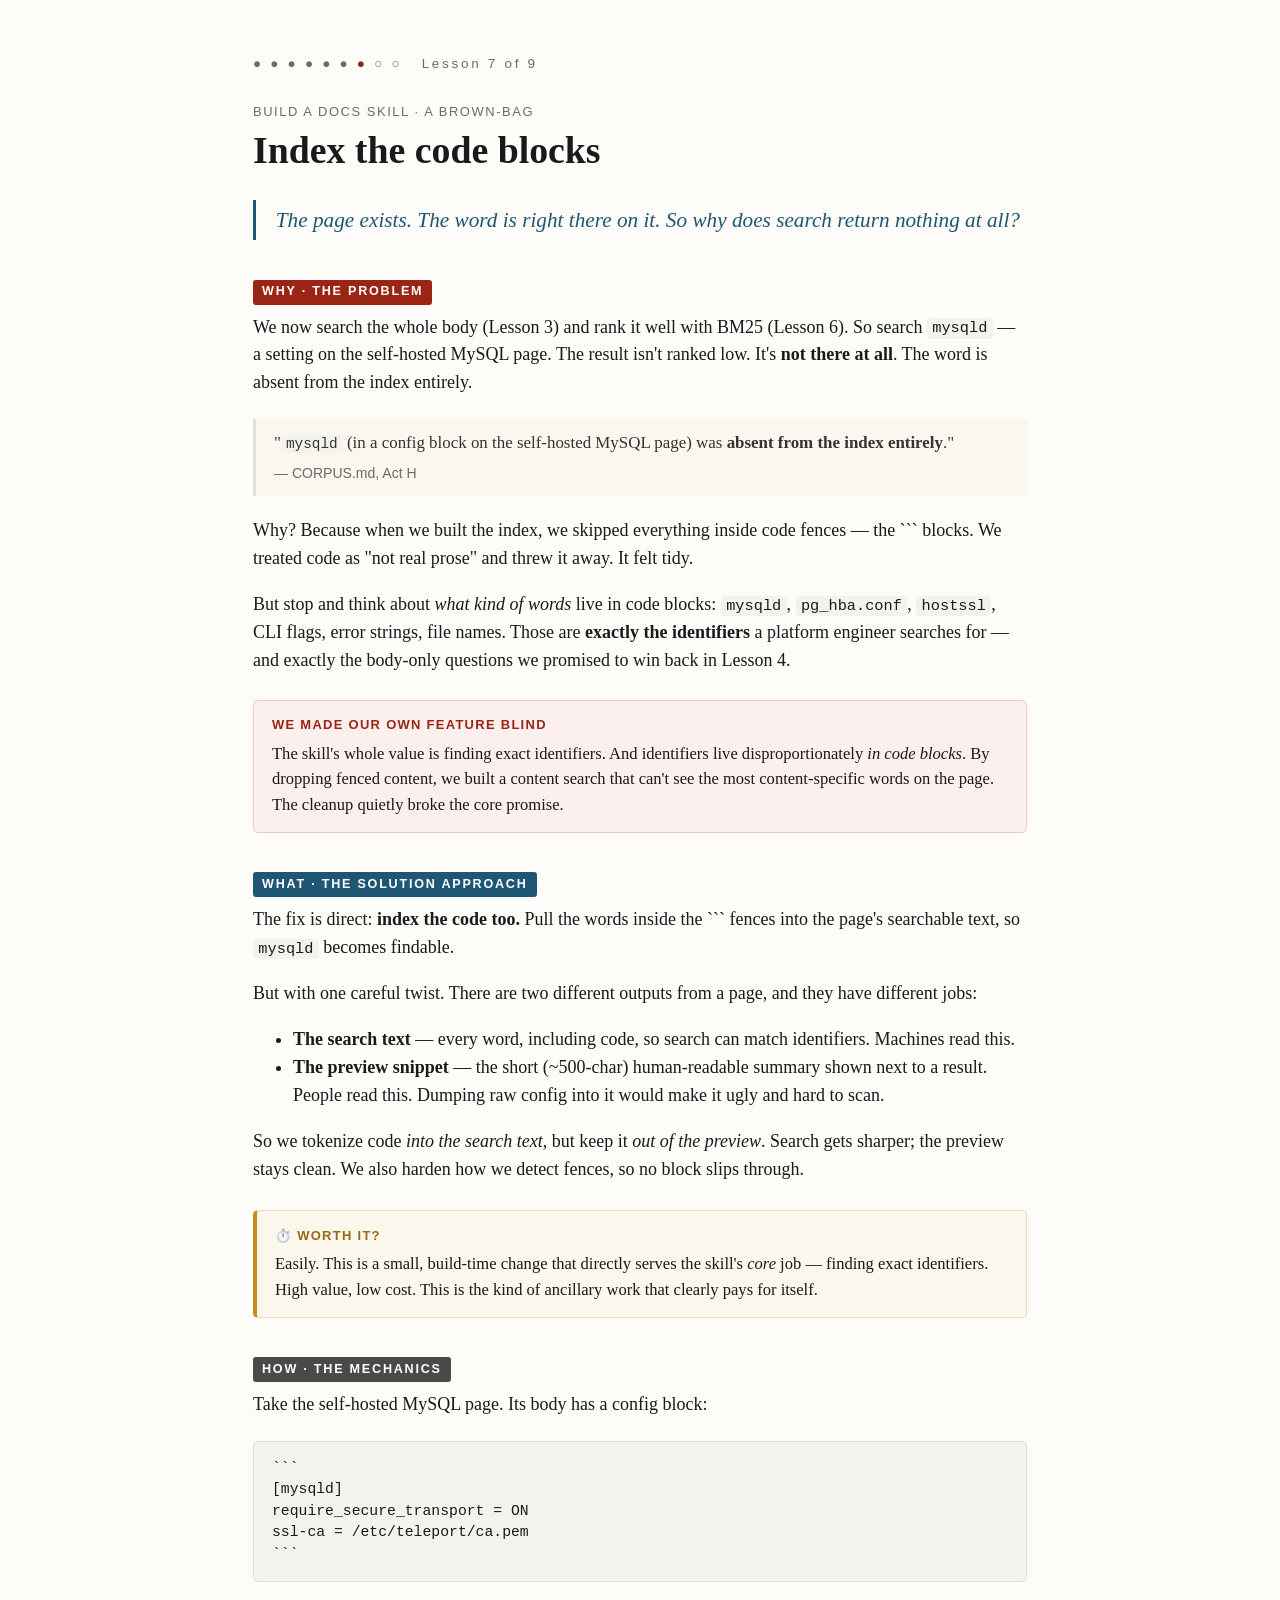
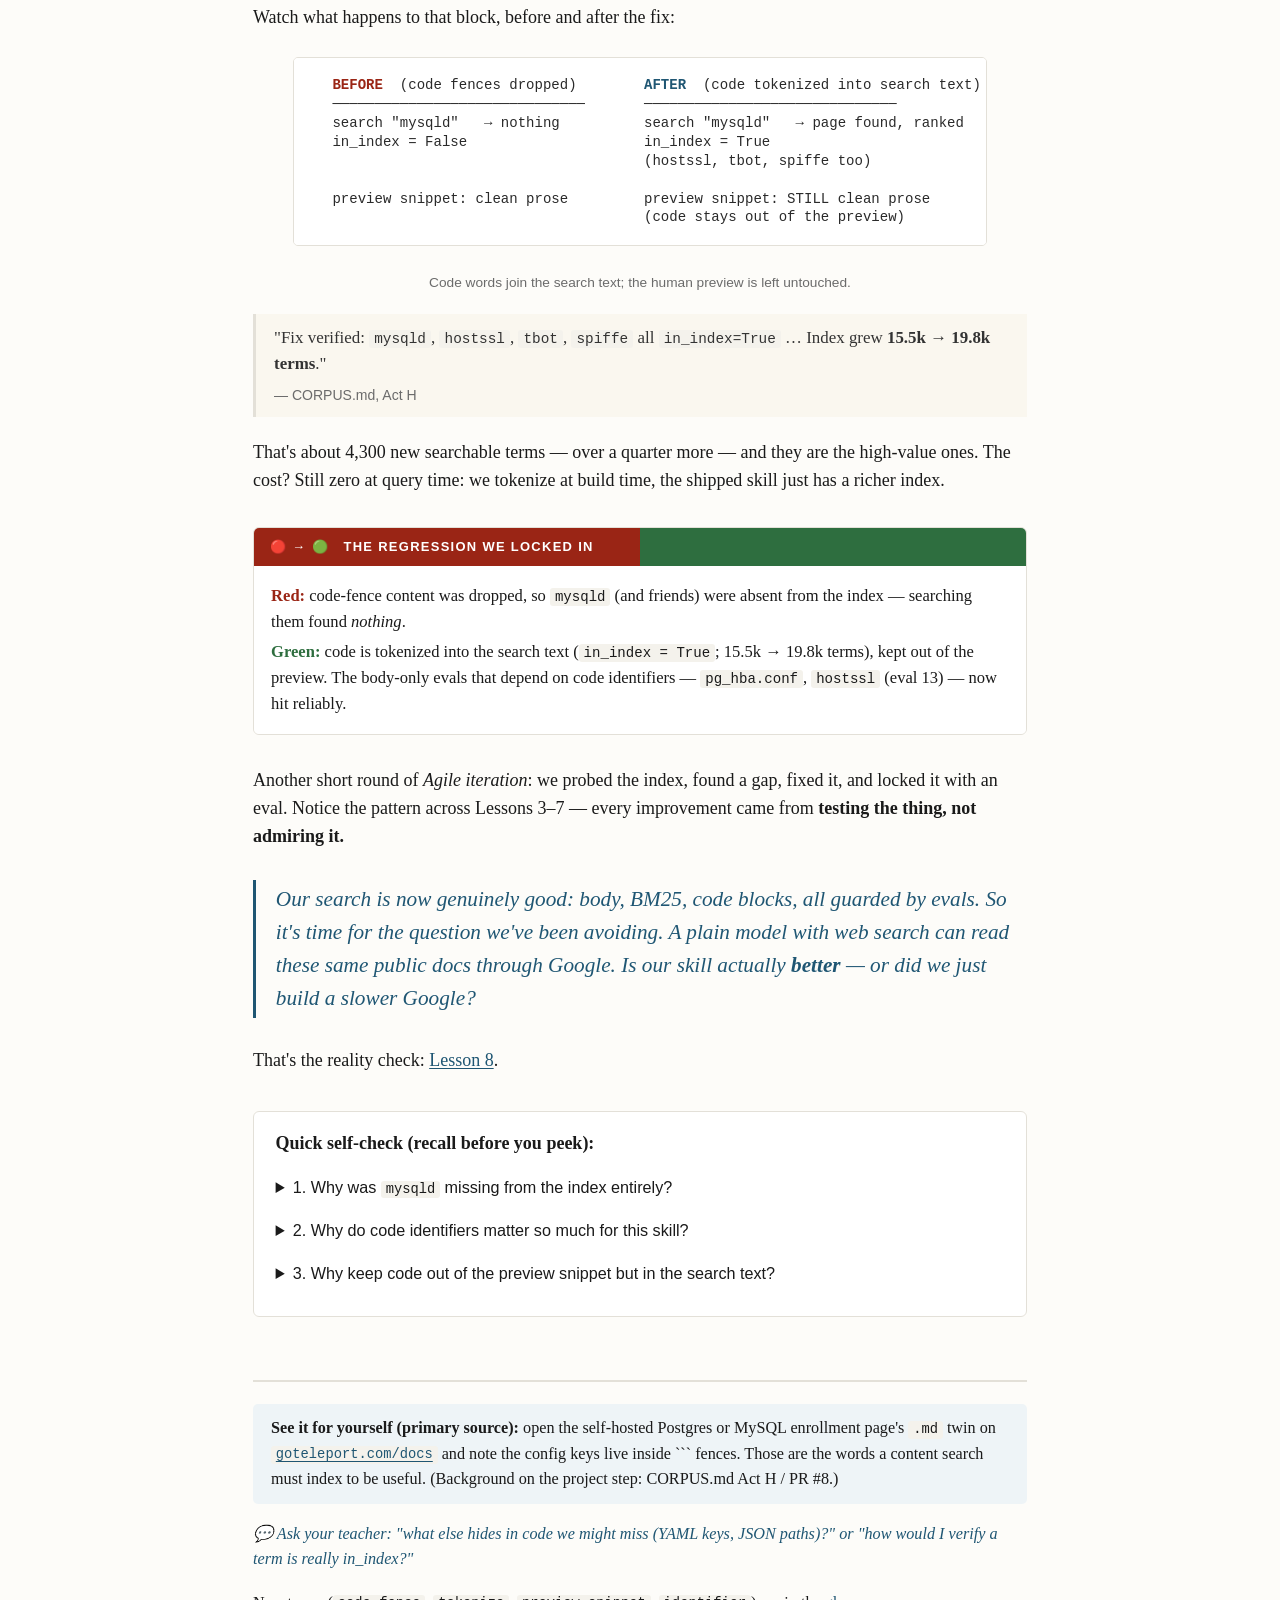
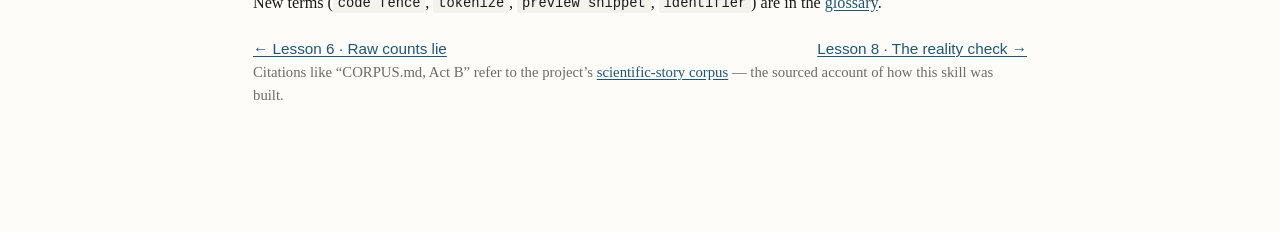
<file: teach/lessons/0007-index-the-code-blocks.html>
<!DOCTYPE html>
<html lang="en">
<head>
<meta charset="utf-8">
<meta name="viewport" content="width=device-width, initial-scale=1">
<title>Lesson 7 · Index the code blocks</title>
<link rel="stylesheet" href="../assets/course.css">
</head>
<body>

<p class="progress">● ● ● ● ● ● <b>●</b> ○ ○ &nbsp;&nbsp;Lesson 7 of 9</p>
<p class="kicker">Build a docs Skill · A brown-bag</p>
<h1>Index the code blocks</h1>
<p class="tension">The page exists. The word is right there on it. So why does search
return nothing at all?</p>

<!-- WHY -->
<section class="beatblock">
<span class="beat why">Why · the problem</span>
<p>We now search the whole body (Lesson 3) and rank it well with BM25 (Lesson 6). So
search <code>mysqld</code> — a setting on the self-hosted MySQL page. The result isn't
ranked low. It's <strong>not there at all</strong>. The word is absent from the index
entirely.</p>

<blockquote>
"<code>mysqld</code> (in a config block on the self-hosted MySQL page) was
<strong>absent from the index entirely</strong>."
<cite>— CORPUS.md, Act H</cite>
</blockquote>

<p>Why? Because when we built the index, we skipped everything inside code fences — the
``` blocks. We treated code as "not real prose" and threw it away. It felt tidy.</p>

<p>But stop and think about <em>what kind of words</em> live in code blocks:
<code>mysqld</code>, <code>pg_hba.conf</code>, <code>hostssl</code>, CLI flags, error
strings, file names. Those are <strong>exactly the identifiers</strong> a platform
engineer searches for — and exactly the body-only questions we promised to win back in
Lesson 4.</p>

<div class="warn">
<span class="label">We made our own feature blind</span>
The skill's whole value is finding exact identifiers. And identifiers live
disproportionately <em>in code blocks</em>. By dropping fenced content, we built a content
search that can't see the most content-specific words on the page. The cleanup quietly
broke the core promise.
</div>
</section>

<!-- WHAT -->
<section class="beatblock">
<span class="beat what">What · the solution approach</span>
<p>The fix is direct: <strong>index the code too.</strong> Pull the words inside the
``` fences into the page's searchable text, so <code>mysqld</code> becomes findable.</p>

<p>But with one careful twist. There are two different outputs from a page, and they have
different jobs:</p>
<ul>
<li><strong>The search text</strong> — every word, including code, so search can match
identifiers. Machines read this.</li>
<li><strong>The preview snippet</strong> — the short (~500-char) human-readable summary
shown next to a result. People read this. Dumping raw config into it would make it ugly
and hard to scan.</li>
</ul>

<p>So we tokenize code <em>into the search text</em>, but keep it <em>out of the
preview</em>. Search gets sharper; the preview stays clean. We also harden how we detect
fences, so no block slips through.</p>

<div class="roi">
<span class="label">⏱️ Worth it?</span>
Easily. This is a small, build-time change that directly serves the skill's <em>core</em>
job — finding exact identifiers. High value, low cost. This is the kind of ancillary work
that clearly pays for itself.
</div>
</section>

<!-- HOW -->
<section class="beatblock">
<span class="beat how">How · the mechanics</span>
<p>Take the self-hosted MySQL page. Its body has a config block:</p>

<pre><code>```
[mysqld]
require_secure_transport = ON
ssl-ca = /etc/teleport/ca.pem
```</code></pre>

<p>Watch what happens to that block, before and after the fix:</p>
<figure>
<div class="diagram">  <span class="hi">BEFORE</span>  (code fences dropped)        <span class="hi2">AFTER</span>  (code tokenized into search text)
  ──────────────────────────────       ──────────────────────────────
  search "mysqld"   → nothing          search "mysqld"   → page found, ranked
  in_index = False                     in_index = True
                                       (hostssl, tbot, spiffe too)

  preview snippet: clean prose         preview snippet: STILL clean prose
                                       (code stays out of the preview)</div>
<figcaption>Code words join the search text; the human preview is left untouched.</figcaption>
</figure>

<blockquote>
"Fix verified: <code>mysqld</code>, <code>hostssl</code>, <code>tbot</code>,
<code>spiffe</code> all <code>in_index=True</code> … Index grew
<strong>15.5k → 19.8k terms</strong>."
<cite>— CORPUS.md, Act H</cite>
</blockquote>

<p>That's about 4,300 new searchable terms — over a quarter more — and they are the
high-value ones. The cost? Still zero at query time: we tokenize at build time, the
shipped skill just has a richer index.</p>

<div class="redgreen">
  <div class="rg-head">🔴 → 🟢 &nbsp; The regression we locked in</div>
  <div class="rg-body">
    <p><span class="red">Red:</span> code-fence content was dropped, so
    <code>mysqld</code> (and friends) were absent from the index — searching them found
    <em>nothing</em>.</p>
    <p><span class="green">Green:</span> code is tokenized into the search text
    (<code>in_index = True</code>; 15.5k → 19.8k terms), kept out of the preview. The
    body-only evals that depend on code identifiers — <code>pg_hba.conf</code>,
    <code>hostssl</code> (eval 13) — now hit reliably.</p>
  </div>
</div>

<p>Another short round of <em>Agile iteration</em>: we probed the index, found a gap,
fixed it, and locked it with an eval. Notice the pattern across Lessons 3–7 — every
improvement came from <strong>testing the thing, not admiring it.</strong></p>

<p class="tension">Our search is now genuinely good: body, BM25, code blocks, all guarded
by evals. So it's time for the question we've been avoiding. A plain model with
<em>web search</em> can read these same public docs through Google. Is our skill actually
<strong>better</strong> — or did we just build a slower Google?</p>
<p>That's the reality check: <a href="0008-reality-check.html">Lesson 8</a>.</p>
</section>

<!-- RETRIEVAL PRACTICE -->
<div class="quiz">
<p class="q">Quick self-check (recall before you peek):</p>

<details>
<summary>1. Why was <code>mysqld</code> missing from the index entirely?</summary>
<p class="answer">The indexer dropped everything inside code fences, and
<code>mysqld</code> only appears in a config block — so it was never indexed.</p>
</details>

<details>
<summary>2. Why do code identifiers matter so much for this skill?</summary>
<p class="answer">The skill's core value is finding exact identifiers (config keys, flags,
file names, errors) — and those live disproportionately in code blocks.</p>
</details>

<details>
<summary>3. Why keep code out of the preview snippet but in the search text?</summary>
<p class="answer">Search needs every word to match identifiers; the human preview needs to
stay short and readable. Two outputs, two jobs.</p>
</details>
</div>

<!-- FOOTER -->
<footer class="lesson-footer">
<div class="source">
<strong>See it for yourself (primary source):</strong> open the self-hosted Postgres or
MySQL enrollment page's <code>.md</code> twin on
<a href="https://goteleport.com/docs/llms.txt"><code>goteleport.com/docs</code></a> and
note the config keys live inside ``` fences. Those are the words a content search must
index to be useful. (Background on the project step: CORPUS.md Act H / PR #8.)
</div>

<p class="ask">💬 Ask your teacher: "what else hides in code we might miss (YAML keys,
JSON paths)?" or "how would I verify a term is really in_index?"</p>

<p>New terms (<code>code fence</code>, <code>tokenize</code>, <code>preview snippet</code>,
<code>identifier</code>) are in the <a href="../reference/glossary.html">glossary</a>.</p>

<div class="nav">
<span><a href="0006-raw-counts-lie.html">← Lesson 6 · Raw counts lie</a></span>
<span><a href="0008-reality-check.html">Lesson 8 · The reality check →</a></span>
</div>
<p style="font-size:.82rem;color:var(--muted)">Citations like “CORPUS.md, Act B” refer to the project’s <a href="https://github.com/so0k/teleport-skill/blob/main/provenance/CORPUS.md">scientific-story corpus</a> — the sourced account of how this skill was built.</p>
</footer>

</body>
</html>
</file>
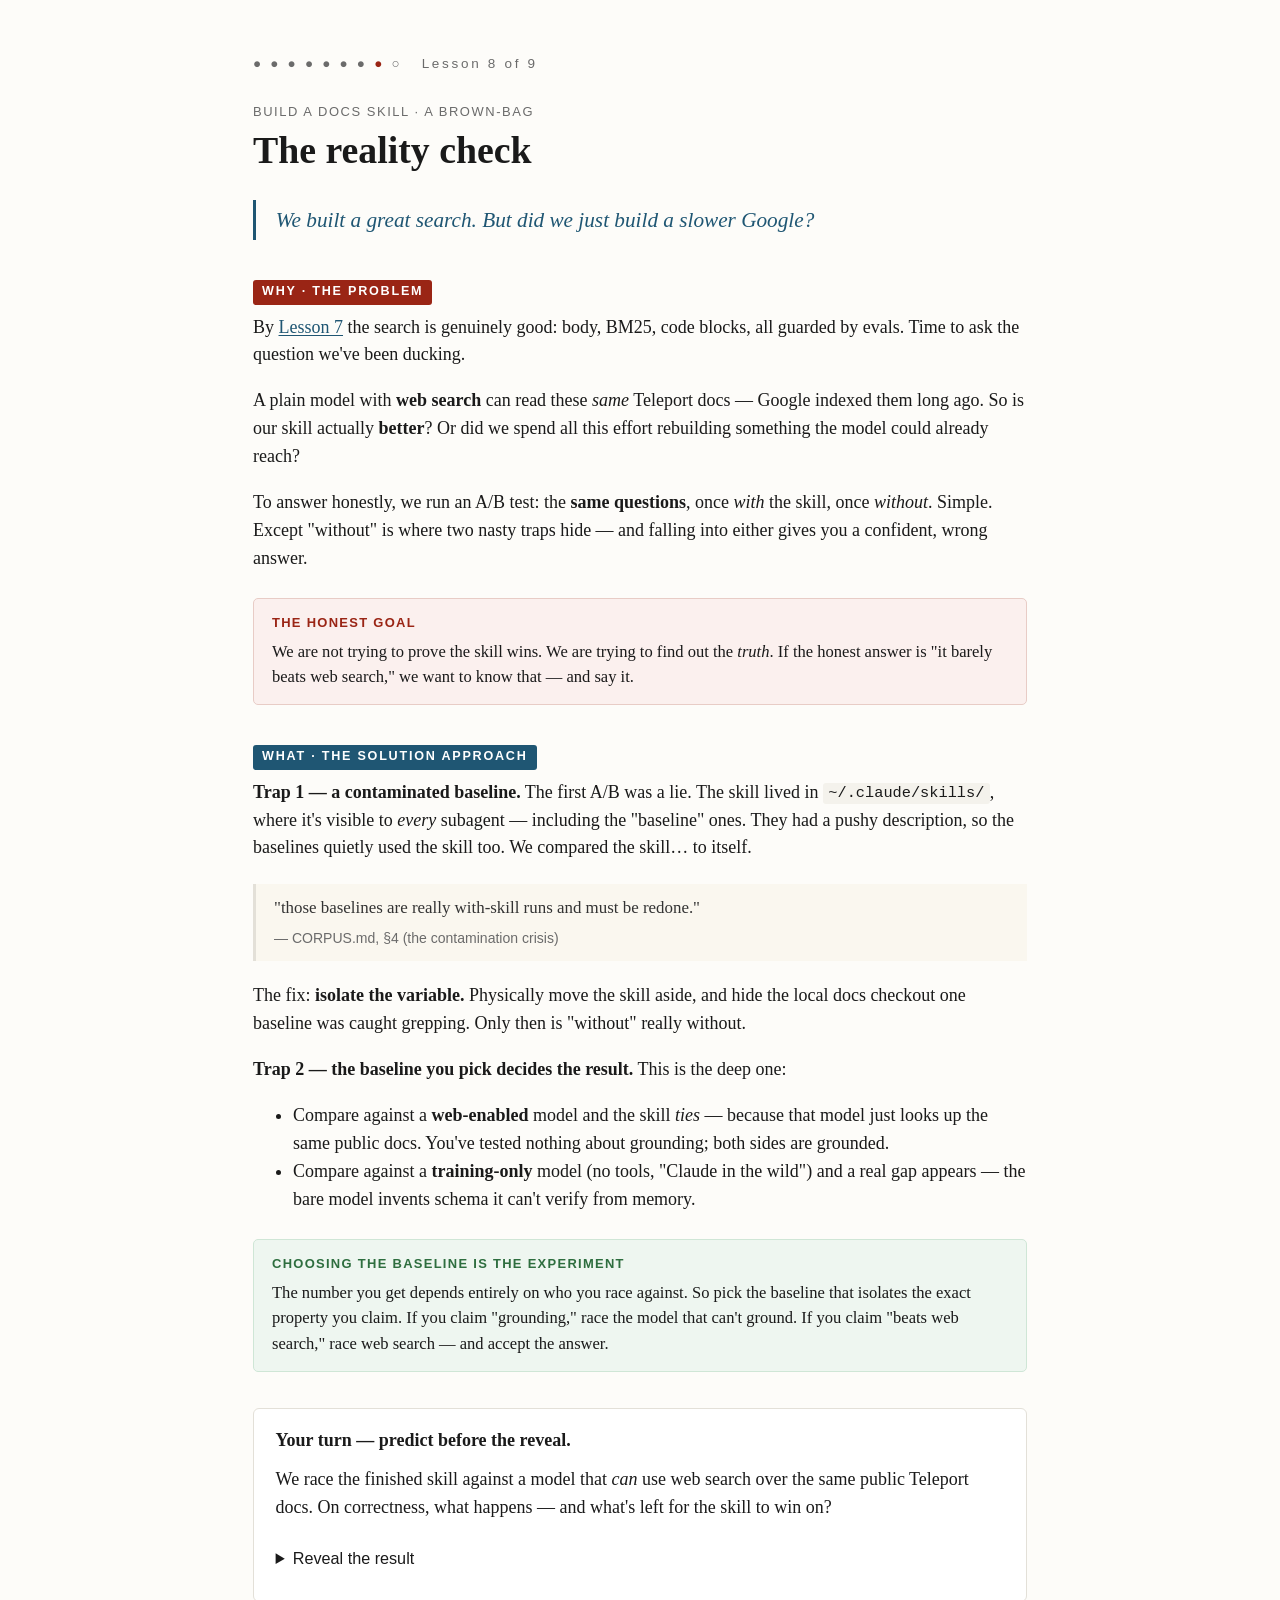
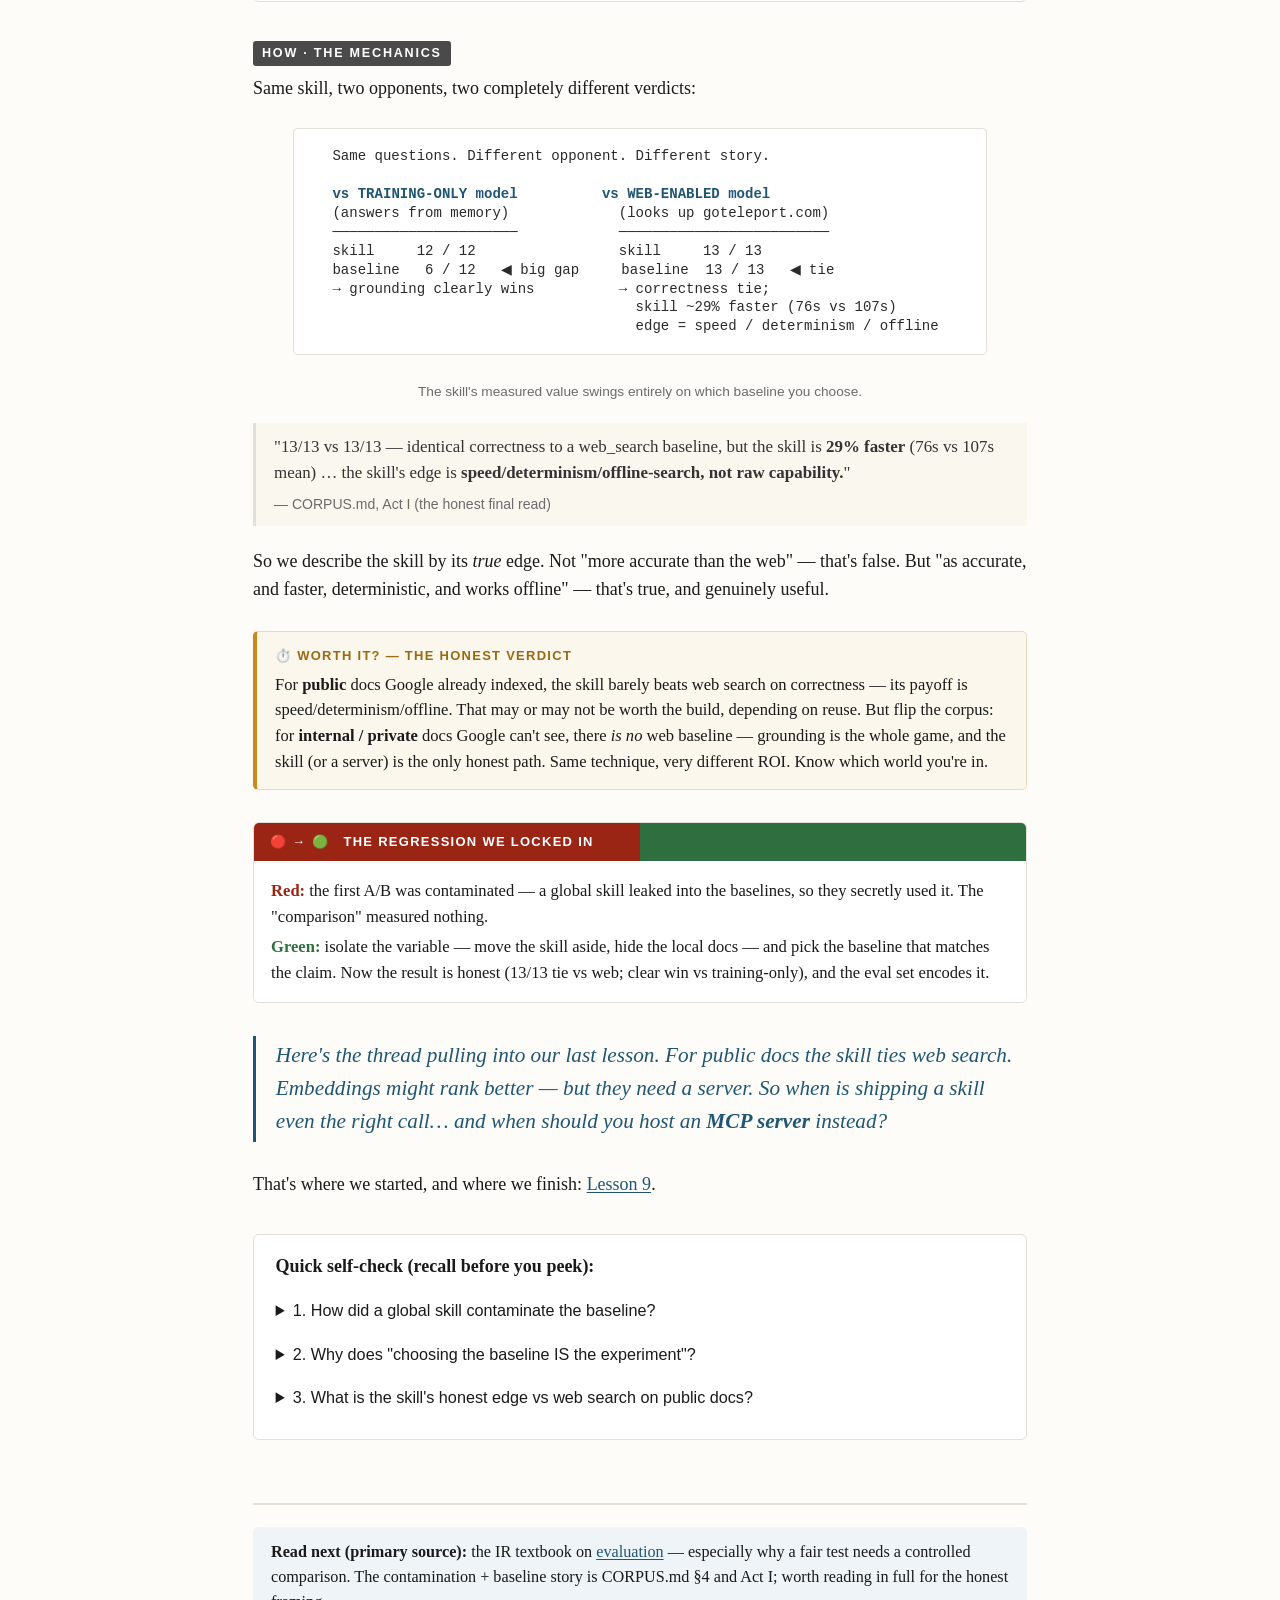
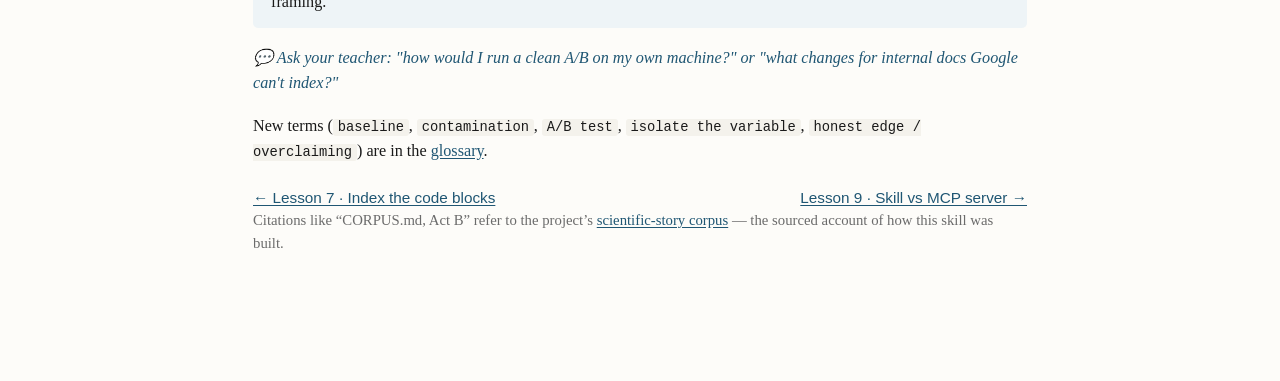
<file: teach/lessons/0008-reality-check.html>
<!DOCTYPE html>
<html lang="en">
<head>
<meta charset="utf-8">
<meta name="viewport" content="width=device-width, initial-scale=1">
<title>Lesson 8 · The reality check</title>
<link rel="stylesheet" href="../assets/course.css">
</head>
<body>

<p class="progress">● ● ● ● ● ● ● <b>●</b> ○ &nbsp;&nbsp;Lesson 8 of 9</p>
<p class="kicker">Build a docs Skill · A brown-bag</p>
<h1>The reality check</h1>
<p class="tension">We built a great search. But did we just build a slower Google?</p>

<!-- WHY -->
<section class="beatblock">
<span class="beat why">Why · the problem</span>
<p>By <a href="0007-index-the-code-blocks.html">Lesson 7</a> the search is genuinely
good: body, BM25, code blocks, all guarded by evals. Time to ask the question we've been
ducking.</p>

<p>A plain model with <strong>web search</strong> can read these <em>same</em> Teleport
docs — Google indexed them long ago. So is our skill actually <strong>better</strong>?
Or did we spend all this effort rebuilding something the model could already reach?</p>

<p>To answer honestly, we run an A/B test: the <strong>same questions</strong>, once
<em>with</em> the skill, once <em>without</em>. Simple. Except "without" is where two
nasty traps hide — and falling into either gives you a confident, wrong answer.</p>

<div class="warn">
<span class="label">The honest goal</span>
We are not trying to prove the skill wins. We are trying to find out the <em>truth</em>.
If the honest answer is "it barely beats web search," we want to know that — and say it.
</div>
</section>

<!-- WHAT -->
<section class="beatblock">
<span class="beat what">What · the solution approach</span>

<p><strong>Trap 1 — a contaminated baseline.</strong> The first A/B was a lie. The skill
lived in <code>~/.claude/skills/</code>, where it's visible to <em>every</em> subagent —
including the "baseline" ones. They had a pushy description, so the baselines quietly
used the skill too. We compared the skill… to itself.</p>
<blockquote>
"those baselines are really with-skill runs and must be redone."
<cite>— CORPUS.md, §4 (the contamination crisis)</cite>
</blockquote>
<p>The fix: <strong>isolate the variable.</strong> Physically move the skill aside, and
hide the local docs checkout one baseline was caught grepping. Only then is "without"
really without.</p>

<p><strong>Trap 2 — the baseline you pick decides the result.</strong> This is the deep
one:</p>
<ul>
<li>Compare against a <strong>web-enabled</strong> model and the skill <em>ties</em> —
because that model just looks up the same public docs. You've tested nothing about
grounding; both sides are grounded.</li>
<li>Compare against a <strong>training-only</strong> model (no tools, "Claude in the
wild") and a real gap appears — the bare model invents schema it can't verify from
memory.</li>
</ul>
<div class="key">
<span class="label">Choosing the baseline IS the experiment</span>
The number you get depends entirely on who you race against. So pick the baseline that
isolates the exact property you claim. If you claim "grounding," race the model that
can't ground. If you claim "beats web search," race web search — and accept the answer.
</div>
</section>

<!-- YOUR TURN -->
<div class="quiz">
<p class="q">Your turn — predict before the reveal.</p>
<p>We race the finished skill against a model that <em>can</em> use web search over the
same public Teleport docs. On correctness, what happens — and what's left for the skill
to win on?</p>
<details>
<summary>Reveal the result</summary>
<p class="answer">Correctness <strong>ties: 13/13 vs 13/13.</strong> The web model reads
the same docs through Google, so it's just as correct. What's left is <em>how</em>: the
skill is <strong>~29% faster</strong> (76s vs 107s) and fully offline/deterministic. The
edge is speed and reliability — <em>not</em> raw capability.</p>
</details>
</div>

<!-- HOW -->
<section class="beatblock">
<span class="beat how">How · the mechanics</span>
<p>Same skill, two opponents, two completely different verdicts:</p>

<figure>
<div class="diagram">  Same questions. Different opponent. Different story.

  <span class="hi2">vs TRAINING-ONLY model</span>          <span class="hi2">vs WEB-ENABLED model</span>
  (answers from memory)             (looks up goteleport.com)
  ──────────────────────            ─────────────────────────
  skill     12 / 12                 skill     13 / 13
  baseline   6 / 12   ◀ big gap     baseline  13 / 13   ◀ tie
  → grounding clearly wins          → correctness tie;
                                      skill ~29% faster (76s vs 107s)
                                      edge = speed / determinism / offline</div>
<figcaption>The skill's measured value swings entirely on which baseline you choose.</figcaption>
</figure>

<blockquote>
"13/13 vs 13/13 — identical correctness to a web_search baseline, but the skill is
<strong>29% faster</strong> (76s vs 107s mean) … the skill's edge is
<strong>speed/determinism/offline-search, not raw capability.</strong>"
<cite>— CORPUS.md, Act I (the honest final read)</cite>
</blockquote>

<p>So we describe the skill by its <em>true</em> edge. Not "more accurate than the web" —
that's false. But "as accurate, and faster, deterministic, and works offline" — that's
true, and genuinely useful.</p>

<div class="roi">
<span class="label">⏱️ Worth it? — the honest verdict</span>
For <strong>public</strong> docs Google already indexed, the skill barely beats web
search on correctness — its payoff is speed/determinism/offline. That may or may not be
worth the build, depending on reuse. But flip the corpus: for <strong>internal /
private</strong> docs Google can't see, there <em>is no</em> web baseline — grounding is
the whole game, and the skill (or a server) is the only honest path. Same technique,
very different ROI. Know which world you're in.
</div>

<div class="redgreen">
  <div class="rg-head">🔴 → 🟢 &nbsp; The regression we locked in</div>
  <div class="rg-body">
    <p><span class="red">Red:</span> the first A/B was contaminated — a global skill leaked
    into the baselines, so they secretly used it. The "comparison" measured nothing.</p>
    <p><span class="green">Green:</span> isolate the variable — move the skill aside, hide
    the local docs — and pick the baseline that matches the claim. Now the result is
    honest (13/13 tie vs web; clear win vs training-only), and the eval set encodes it.</p>
  </div>
</div>

<p class="tension">Here's the thread pulling into our last lesson. For public docs the
skill <em>ties</em> web search. Embeddings might rank better — but they need a server. So
when is shipping a skill even the right call… and when should you host an
<strong>MCP server</strong> instead?</p>
<p>That's where we started, and where we finish: <a href="0009-skill-vs-mcp.html">Lesson
9</a>.</p>
</section>

<!-- RETRIEVAL PRACTICE -->
<div class="quiz">
<p class="q">Quick self-check (recall before you peek):</p>

<details>
<summary>1. How did a global skill contaminate the baseline?</summary>
<p class="answer">It lived in <code>~/.claude/skills/</code>, visible to every subagent,
so the "baseline" runs secretly used it too — an A/A test dressed up as A/B.</p>
</details>

<details>
<summary>2. Why does "choosing the baseline IS the experiment"?</summary>
<p class="answer">The result depends on who you race: a web-enabled model ties (both
grounded); a training-only model loses (it hallucinates). Pick the baseline that isolates
the property you claim.</p>
</details>

<details>
<summary>3. What is the skill's honest edge vs web search on public docs?</summary>
<p class="answer">Not correctness — that ties. Speed, determinism, and offline search
(~29% faster). For internal docs with no web baseline, grounding itself is the edge.</p>
</details>
</div>

<!-- FOOTER -->
<footer class="lesson-footer">
<div class="source">
<strong>Read next (primary source):</strong> the IR textbook on
<a href="https://nlp.stanford.edu/IR-book/html/htmledition/evaluation-in-information-retrieval-1.html">evaluation</a>
— especially why a fair test needs a controlled comparison. The contamination + baseline
story is CORPUS.md §4 and Act I; worth reading in full for the honest framing.
</div>

<p class="ask">💬 Ask your teacher: "how would I run a clean A/B on my own machine?" or
"what changes for internal docs Google can't index?"</p>

<p>New terms (<code>baseline</code>, <code>contamination</code>, <code>A/B test</code>,
<code>isolate the variable</code>, <code>honest edge / overclaiming</code>) are in the
<a href="../reference/glossary.html">glossary</a>.</p>

<div class="nav">
<span><a href="0007-index-the-code-blocks.html">← Lesson 7 · Index the code blocks</a></span>
<span><a href="0009-skill-vs-mcp.html">Lesson 9 · Skill vs MCP server →</a></span>
</div>
<p style="font-size:.82rem;color:var(--muted)">Citations like “CORPUS.md, Act B” refer to the project’s <a href="https://github.com/so0k/teleport-skill/blob/main/provenance/CORPUS.md">scientific-story corpus</a> — the sourced account of how this skill was built.</p>
</footer>

</body>
</html>
</file>
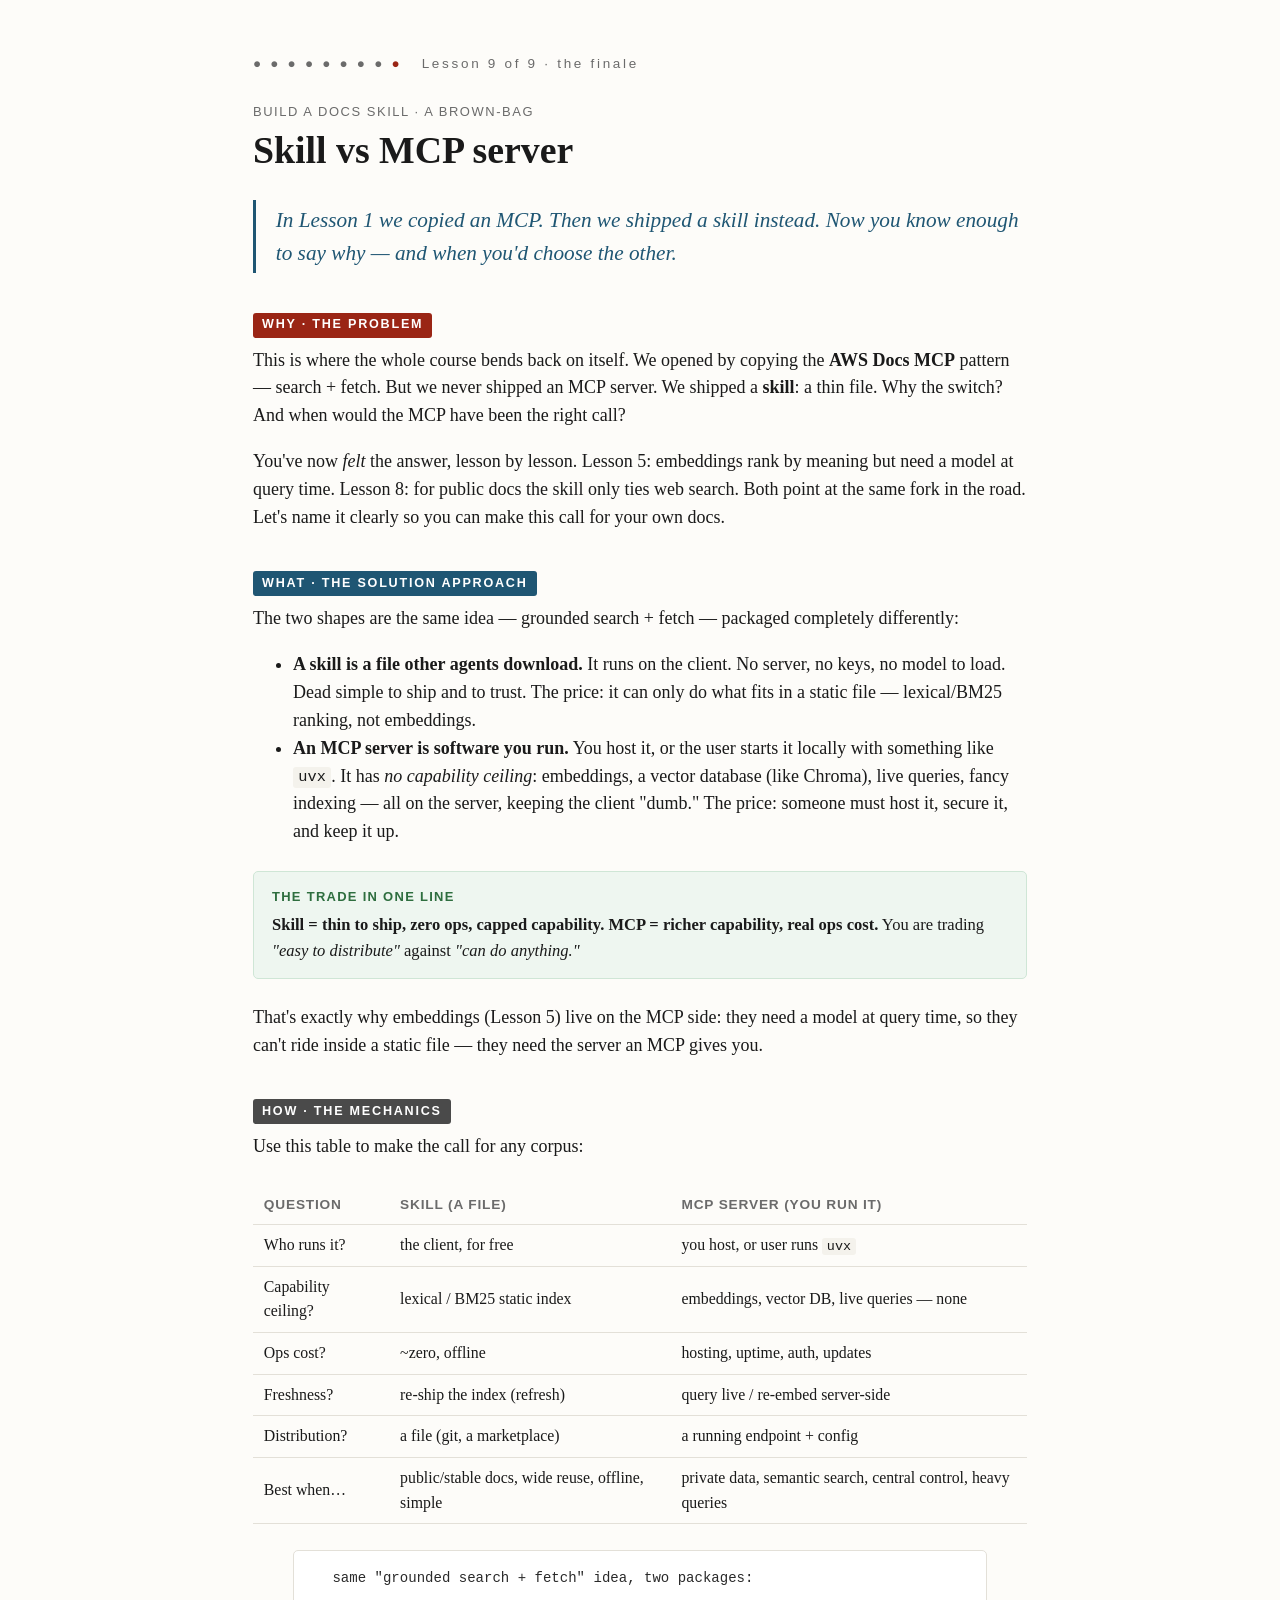
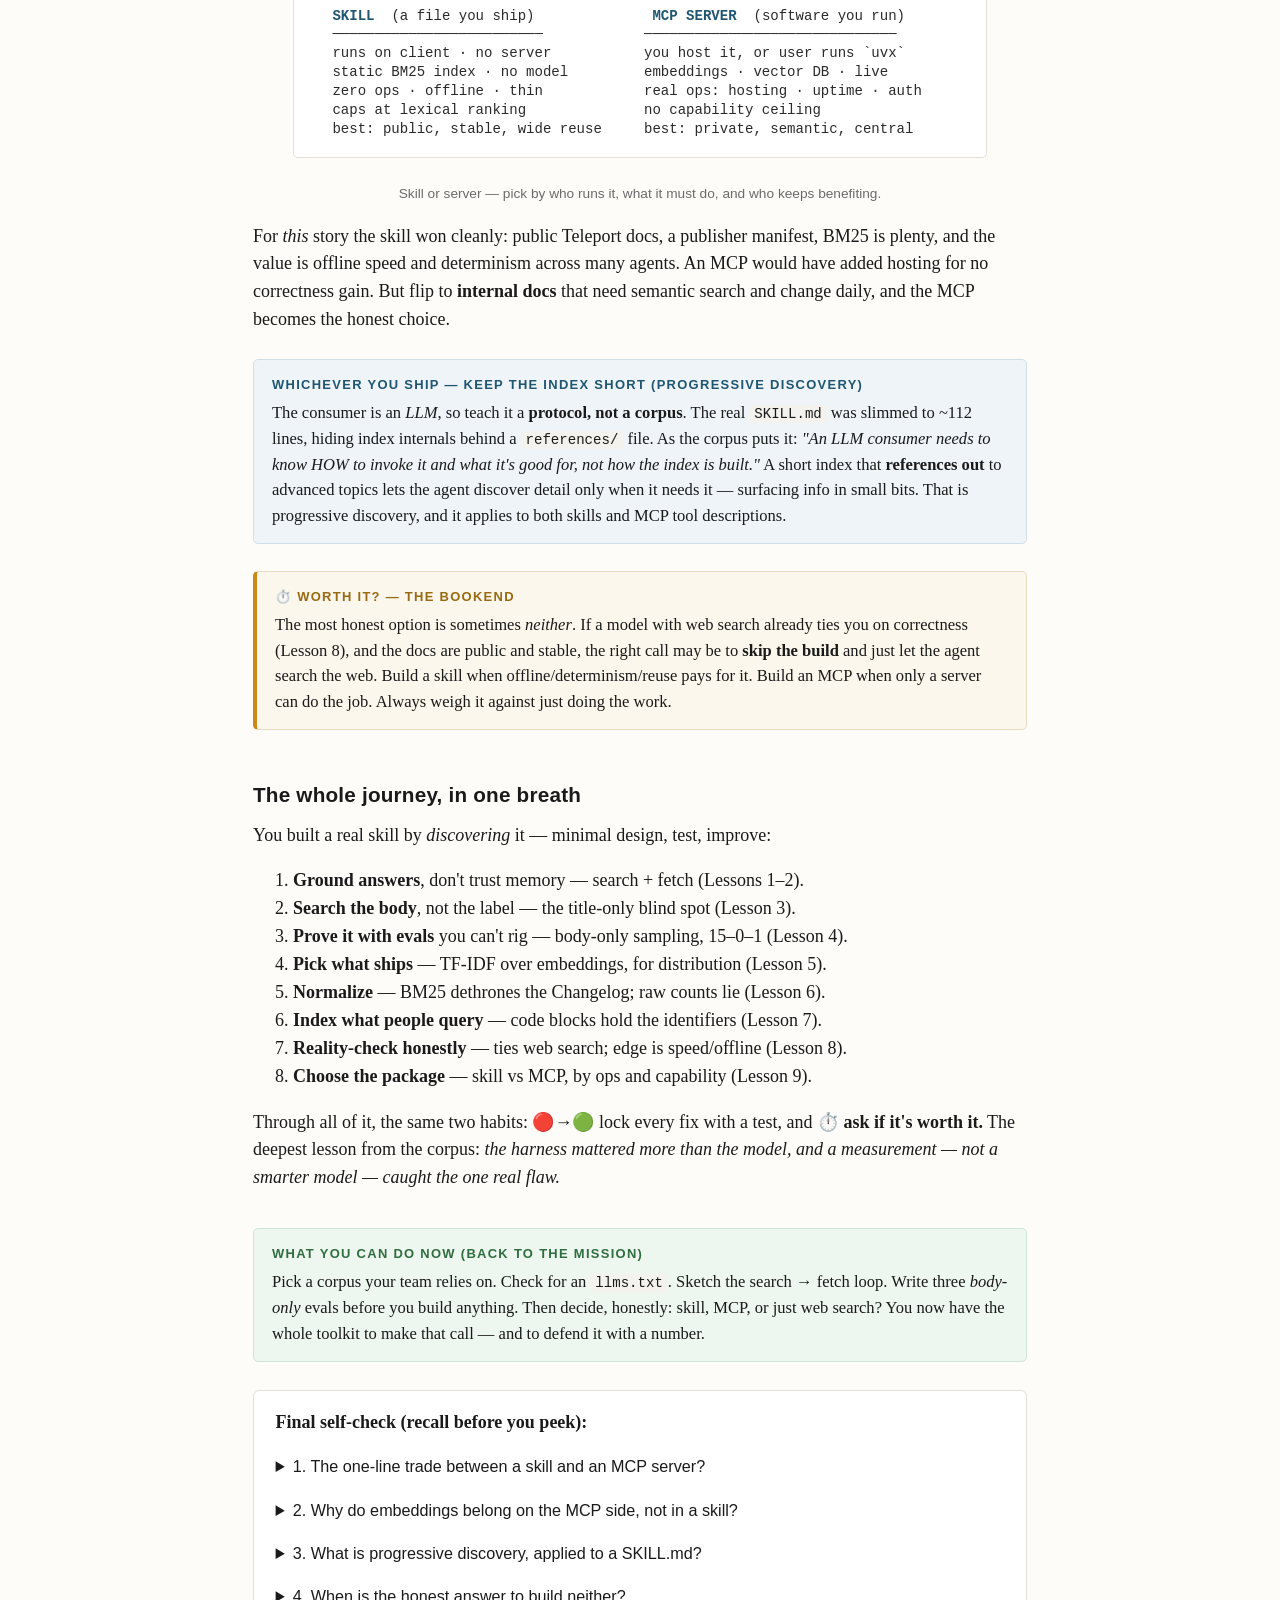
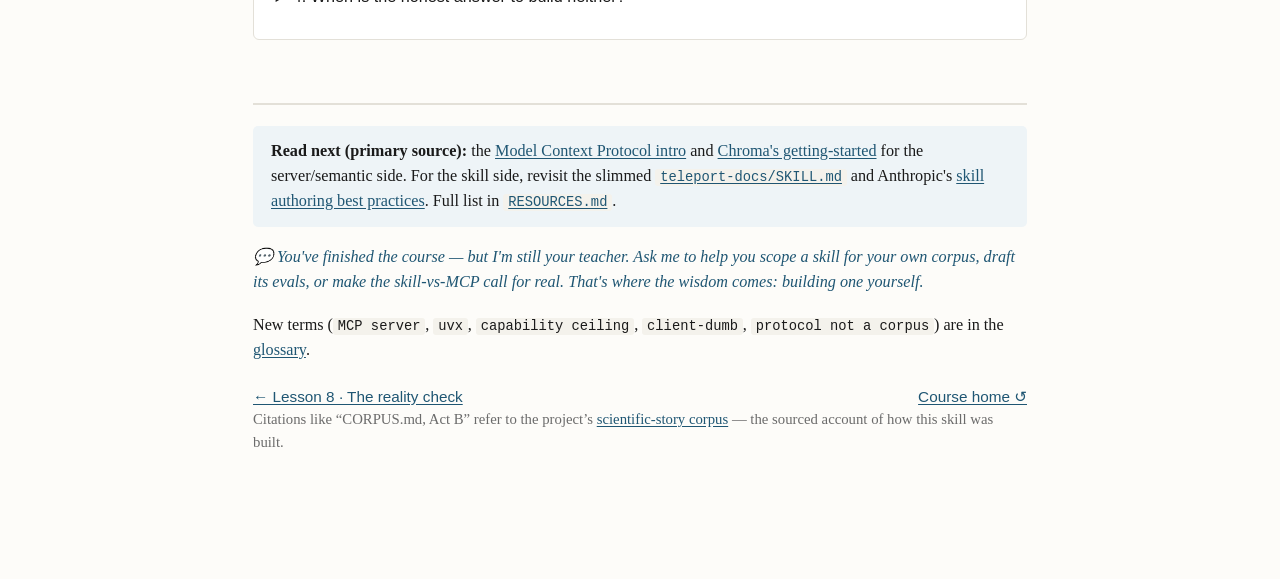
<file: teach/lessons/0009-skill-vs-mcp.html>
<!DOCTYPE html>
<html lang="en">
<head>
<meta charset="utf-8">
<meta name="viewport" content="width=device-width, initial-scale=1">
<title>Lesson 9 · Skill vs MCP server</title>
<link rel="stylesheet" href="../assets/course.css">
</head>
<body>

<p class="progress">● ● ● ● ● ● ● ● <b>●</b> &nbsp;&nbsp;Lesson 9 of 9 · the finale</p>
<p class="kicker">Build a docs Skill · A brown-bag</p>
<h1>Skill vs MCP server</h1>
<p class="tension">In Lesson 1 we copied an MCP. Then we shipped a skill instead. Now you
know enough to say <em>why</em> — and when you'd choose the other.</p>

<!-- WHY -->
<section class="beatblock">
<span class="beat why">Why · the problem</span>
<p>This is where the whole course bends back on itself. We opened by copying the
<strong>AWS Docs MCP</strong> pattern — search + fetch. But we never shipped an MCP
server. We shipped a <strong>skill</strong>: a thin file. Why the switch? And when would
the MCP have been the right call?</p>

<p>You've now <em>felt</em> the answer, lesson by lesson. Lesson 5: embeddings rank by
meaning but need a model at query time. Lesson 8: for public docs the skill only ties web
search. Both point at the same fork in the road. Let's name it clearly so you can make
this call for your own docs.</p>
</section>

<!-- WHAT -->
<section class="beatblock">
<span class="beat what">What · the solution approach</span>
<p>The two shapes are the same idea — grounded search + fetch — packaged completely
differently:</p>

<ul>
<li><strong>A skill is a file other agents download.</strong> It runs on the client. No
server, no keys, no model to load. Dead simple to ship and to trust. The price: it can
only do what fits in a static file — lexical/BM25 ranking, not embeddings.</li>
<li><strong>An MCP server is software you run.</strong> You host it, or the user starts
it locally with something like <code>uvx</code>. It has <em>no capability ceiling</em>:
embeddings, a vector database (like Chroma), live queries, fancy indexing — all on the
server, keeping the client "dumb." The price: someone must host it, secure it, and keep
it up.</li>
</ul>

<div class="key">
<span class="label">The trade in one line</span>
<strong>Skill = thin to ship, zero ops, capped capability.</strong>
<strong>MCP = richer capability, real ops cost.</strong>
You are trading <em>"easy to distribute"</em> against <em>"can do anything."</em>
</div>

<p>That's exactly why embeddings (Lesson 5) live on the MCP side: they need a model at
query time, so they can't ride inside a static file — they need the server an MCP gives
you.</p>
</section>

<!-- HOW -->
<section class="beatblock">
<span class="beat how">How · the mechanics</span>
<p>Use this table to make the call for any corpus:</p>

<table>
<tr><th>Question</th><th>Skill (a file)</th><th>MCP server (you run it)</th></tr>
<tr><td>Who runs it?</td><td>the client, for free</td><td>you host, or user runs <code>uvx</code></td></tr>
<tr><td>Capability ceiling?</td><td>lexical / BM25 static index</td><td>embeddings, vector DB, live queries — none</td></tr>
<tr><td>Ops cost?</td><td>~zero, offline</td><td>hosting, uptime, auth, updates</td></tr>
<tr><td>Freshness?</td><td>re-ship the index (refresh)</td><td>query live / re-embed server-side</td></tr>
<tr><td>Distribution?</td><td>a file (git, a marketplace)</td><td>a running endpoint + config</td></tr>
<tr><td>Best when…</td><td>public/stable docs, wide reuse, offline, simple</td><td>private data, semantic search, central control, heavy queries</td></tr>
</table>

<figure>
<div class="diagram">  same "grounded search + fetch" idea, two packages:

  <span class="hi2">SKILL</span>  (a file you ship)              <span class="hi2">MCP SERVER</span>  (software you run)
  ─────────────────────────            ──────────────────────────────
  runs on client · no server           you host it, or user runs `uvx`
  static BM25 index · no model         embeddings · vector DB · live
  zero ops · offline · thin            real ops: hosting · uptime · auth
  caps at lexical ranking              no capability ceiling
  best: public, stable, wide reuse     best: private, semantic, central</div>
<figcaption>Skill or server — pick by who runs it, what it must do, and who keeps benefiting.</figcaption>
</figure>

<p>For <em>this</em> story the skill won cleanly: public Teleport docs, a publisher
manifest, BM25 is plenty, and the value is offline speed and determinism across many
agents. An MCP would have added hosting for no correctness gain. But flip to
<strong>internal docs</strong> that need semantic search and change daily, and the MCP
becomes the honest choice.</p>

<!-- Reinforce progressive discovery -->
<div class="note">
<span class="label">Whichever you ship — keep the index short (progressive discovery)</span>
The consumer is an <em>LLM</em>, so teach it a <strong>protocol, not a corpus</strong>.
The real <code>SKILL.md</code> was slimmed to ~112 lines, hiding index internals behind a
<code>references/</code> file. As the corpus puts it: <em>"An LLM consumer needs to know
HOW to invoke it and what it's good for, not how the index is built."</em> A short index
that <strong>references out</strong> to advanced topics lets the agent discover detail
only when it needs it — surfacing info in small bits. That is progressive discovery, and
it applies to both skills and MCP tool descriptions.
</div>

<div class="roi">
<span class="label">⏱️ Worth it? — the bookend</span>
The most honest option is sometimes <em>neither</em>. If a model with web search already
ties you on correctness (Lesson 8), and the docs are public and stable, the right call
may be to <strong>skip the build</strong> and just let the agent search the web. Build a
skill when offline/determinism/reuse pays for it. Build an MCP when only a server can do
the job. Always weigh it against just doing the work.
</div>
</section>

<!-- THE JOURNEY -->
<section class="beatblock">
<h2>The whole journey, in one breath</h2>
<p>You built a real skill by <em>discovering</em> it — minimal design, test, improve:</p>
<ol>
<li><strong>Ground answers</strong>, don't trust memory — search + fetch (Lessons 1–2).</li>
<li><strong>Search the body</strong>, not the label — the title-only blind spot (Lesson 3).</li>
<li><strong>Prove it with evals</strong> you can't rig — body-only sampling, 15–0–1 (Lesson 4).</li>
<li><strong>Pick what ships</strong> — TF-IDF over embeddings, for distribution (Lesson 5).</li>
<li><strong>Normalize</strong> — BM25 dethrones the Changelog; raw counts lie (Lesson 6).</li>
<li><strong>Index what people query</strong> — code blocks hold the identifiers (Lesson 7).</li>
<li><strong>Reality-check honestly</strong> — ties web search; edge is speed/offline (Lesson 8).</li>
<li><strong>Choose the package</strong> — skill vs MCP, by ops and capability (Lesson 9).</li>
</ol>
<p>Through all of it, the same two habits: <strong>🔴→🟢</strong> lock every fix with a
test, and <strong>⏱️ ask if it's worth it.</strong> The deepest lesson from the corpus:
<em>the harness mattered more than the model, and a measurement — not a smarter model —
caught the one real flaw.</em></p>
</section>

<!-- WHAT YOU CAN DO NOW -->
<div class="key">
<span class="label">What you can do now (back to the mission)</span>
Pick a corpus your team relies on. Check for an <code>llms.txt</code>. Sketch the
search → fetch loop. Write three <em>body-only</em> evals before you build anything. Then
decide, honestly: skill, MCP, or just web search? You now have the whole toolkit to make
that call — and to defend it with a number.
</div>

<!-- RETRIEVAL PRACTICE -->
<div class="quiz">
<p class="q">Final self-check (recall before you peek):</p>

<details>
<summary>1. The one-line trade between a skill and an MCP server?</summary>
<p class="answer">Skill = thin to ship, zero ops, capped capability. MCP = richer
capability (embeddings, vector DB, live), but real ops cost. Distribution vs. power.</p>
</details>

<details>
<summary>2. Why do embeddings belong on the MCP side, not in a skill?</summary>
<p class="answer">Searching with embeddings needs a model at query time, which can't ship
in a static file — it needs the server an MCP provides.</p>
</details>

<details>
<summary>3. What is progressive discovery, applied to a SKILL.md?</summary>
<p class="answer">Keep the file a short index that references out to advanced topics, so the
agent surfaces detail in small bits only when needed — teach a protocol, not a corpus.</p>
</details>

<details>
<summary>4. When is the honest answer to build neither?</summary>
<p class="answer">When web search already ties you on correctness and the docs are public
and stable — skip the build unless offline/determinism/reuse pays for it.</p>
</details>
</div>

<!-- FOOTER -->
<footer class="lesson-footer">
<div class="source">
<strong>Read next (primary source):</strong> the
<a href="https://modelcontextprotocol.io/docs/getting-started/intro">Model Context
Protocol intro</a> and <a href="https://docs.trychroma.com/docs/overview/getting-started">Chroma's
getting-started</a> for the server/semantic side. For the skill side, revisit the slimmed
<a href="../../SKILL.md"><code>teleport-docs/SKILL.md</code></a> and Anthropic's
<a href="https://platform.claude.com/docs/en/agents-and-tools/agent-skills/best-practices">skill
authoring best practices</a>. Full list in <a href="../RESOURCES.md"><code>RESOURCES.md</code></a>.
</div>

<p class="ask">💬 You've finished the course — but I'm still your teacher. Ask me to help
you scope a skill for your own corpus, draft its evals, or make the skill-vs-MCP call for
real. That's where the wisdom comes: building one yourself.</p>

<p>New terms (<code>MCP server</code>, <code>uvx</code>, <code>capability ceiling</code>,
<code>client-dumb</code>, <code>protocol not a corpus</code>) are in the
<a href="../reference/glossary.html">glossary</a>.</p>

<div class="nav">
<span><a href="0008-reality-check.html">← Lesson 8 · The reality check</a></span>
<span><a href="../index.html">Course home ↺</a></span>
</div>
<p style="font-size:.82rem;color:var(--muted)">Citations like “CORPUS.md, Act B” refer to the project’s <a href="https://github.com/so0k/teleport-skill/blob/main/provenance/CORPUS.md">scientific-story corpus</a> — the sourced account of how this skill was built.</p>
</footer>

</body>
</html>
</file>
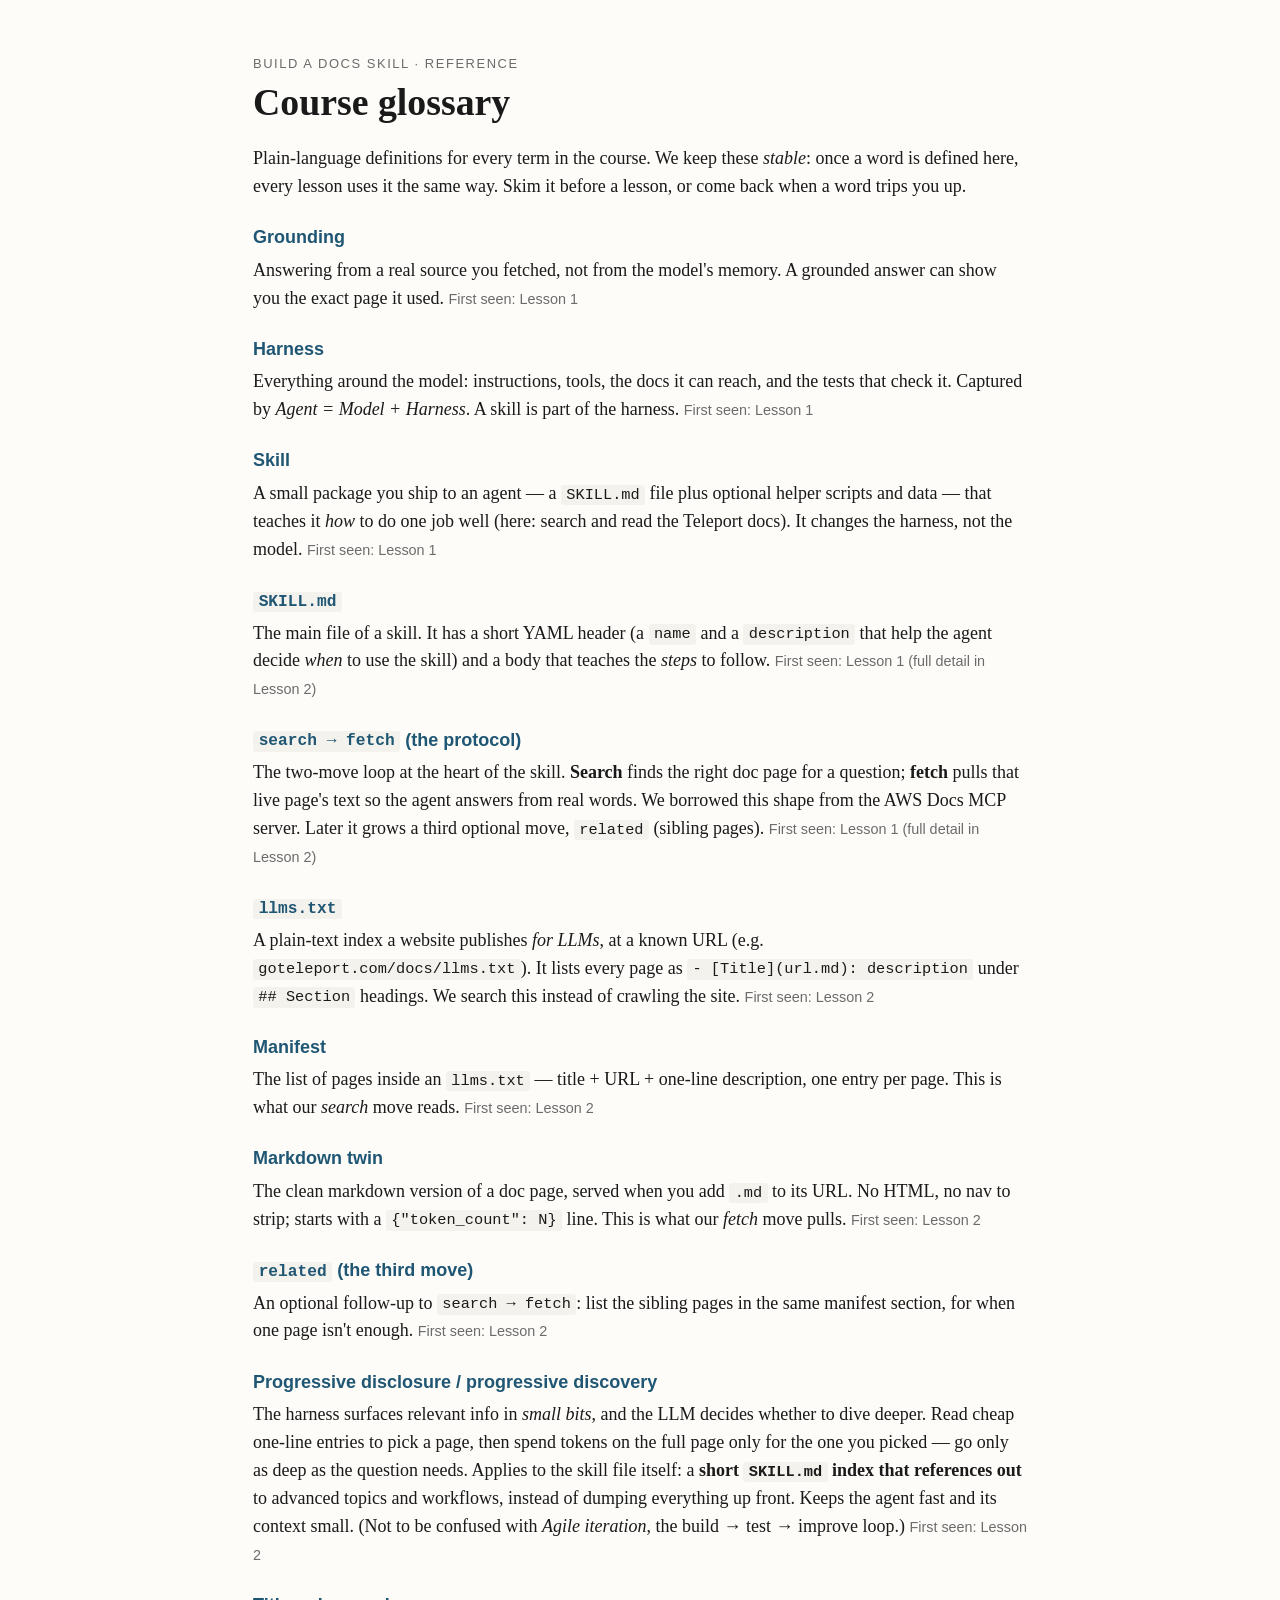
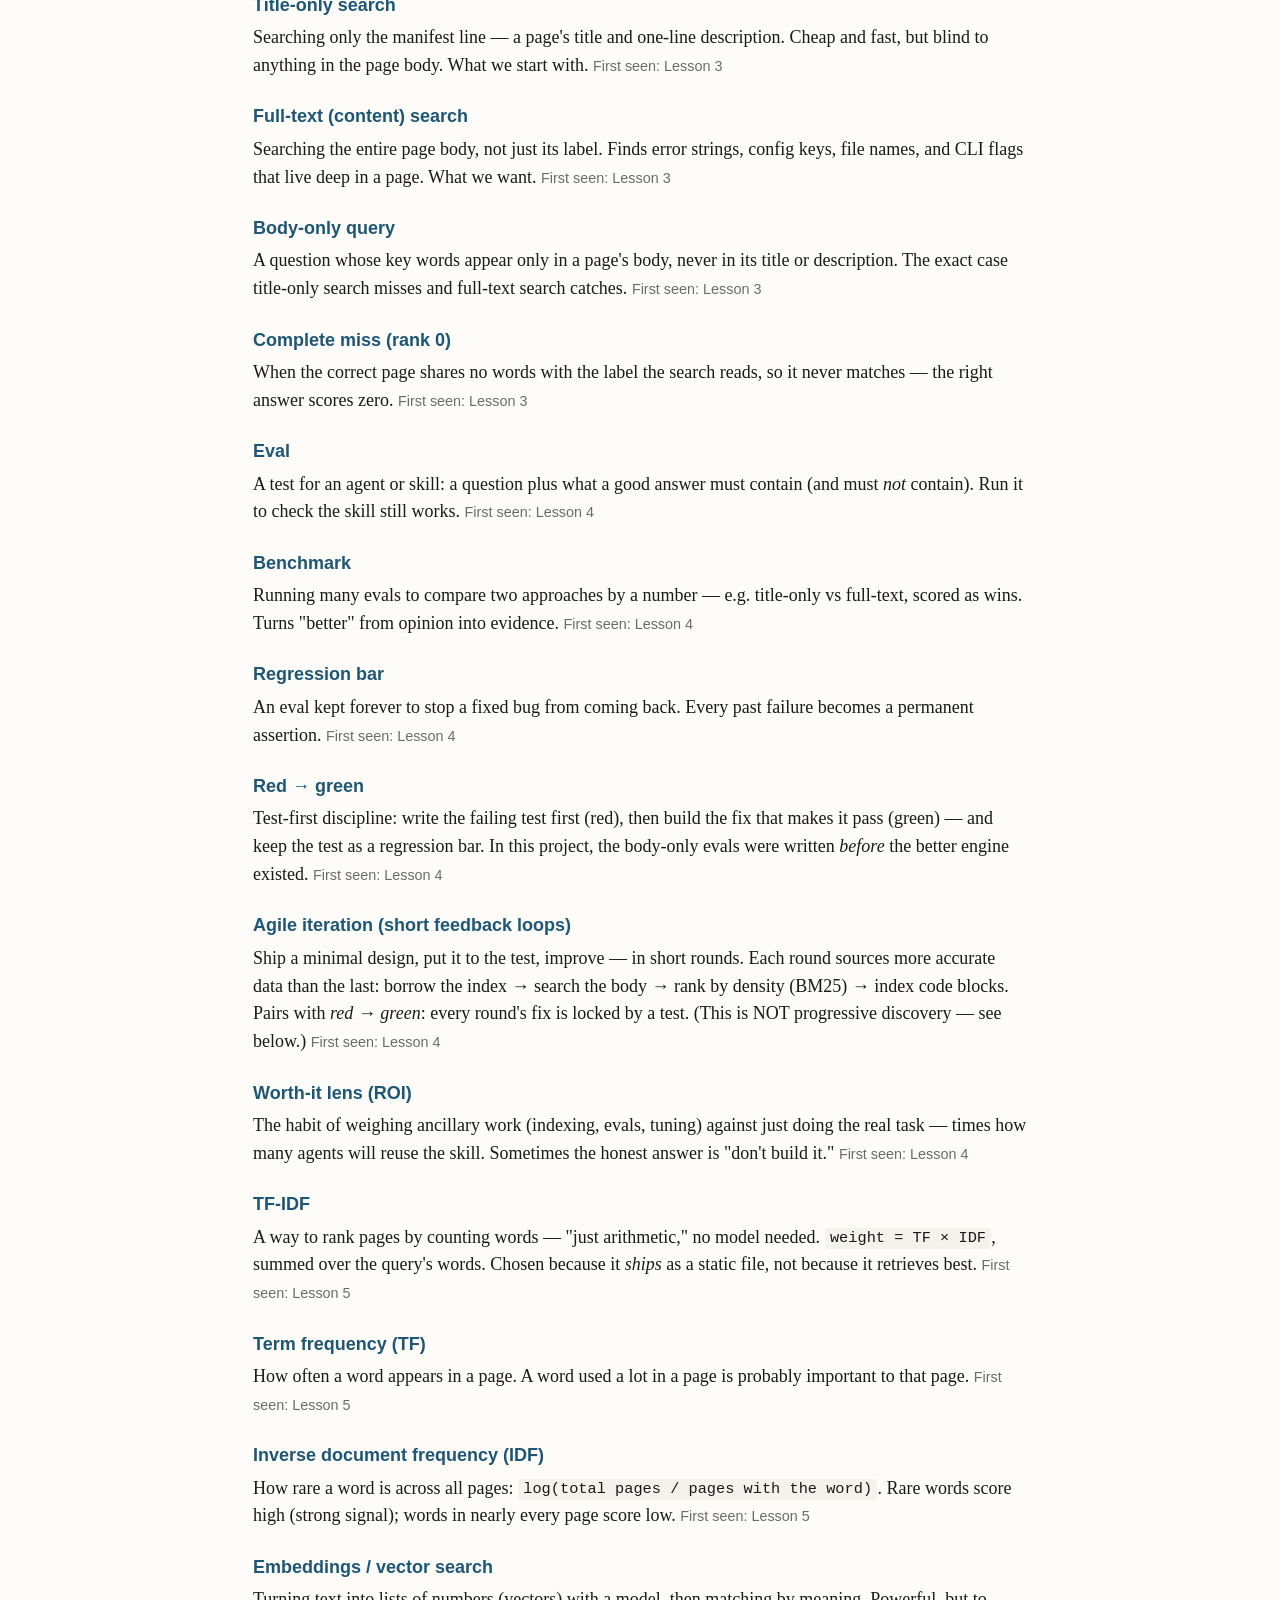
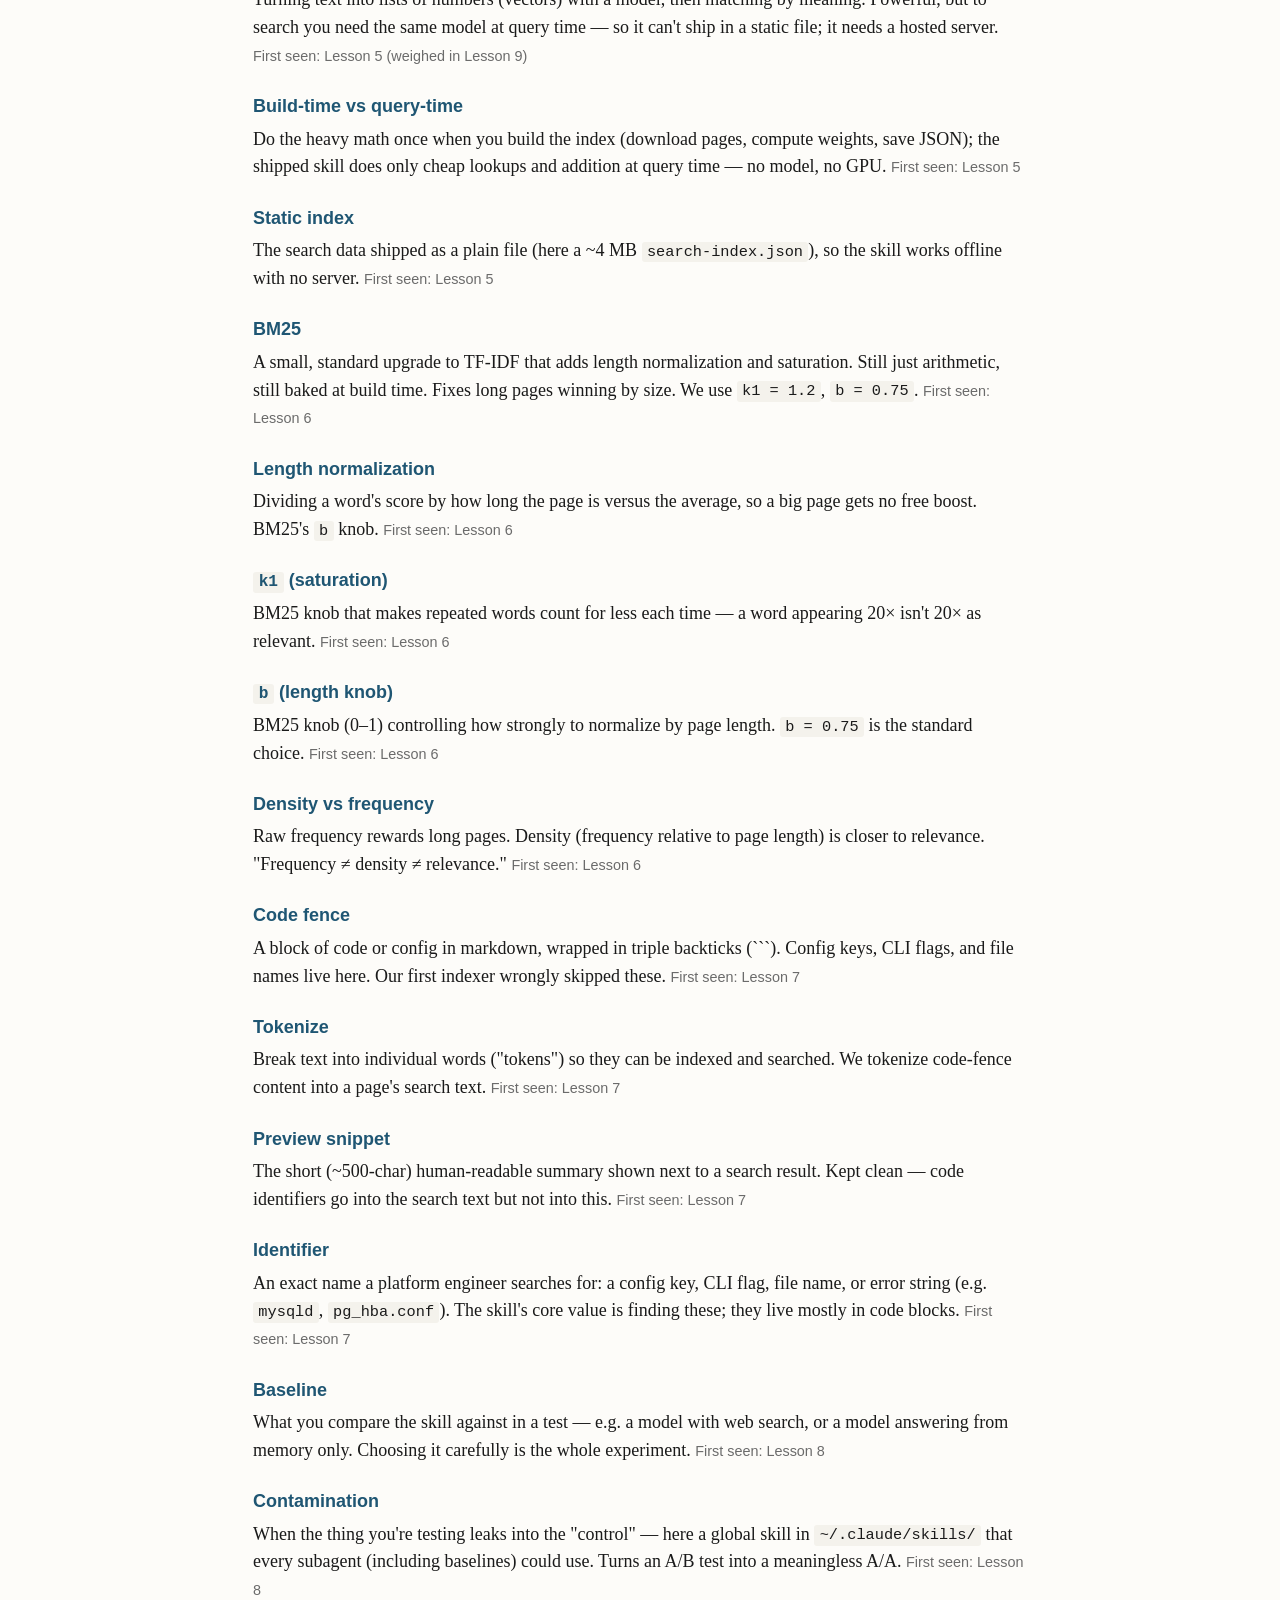
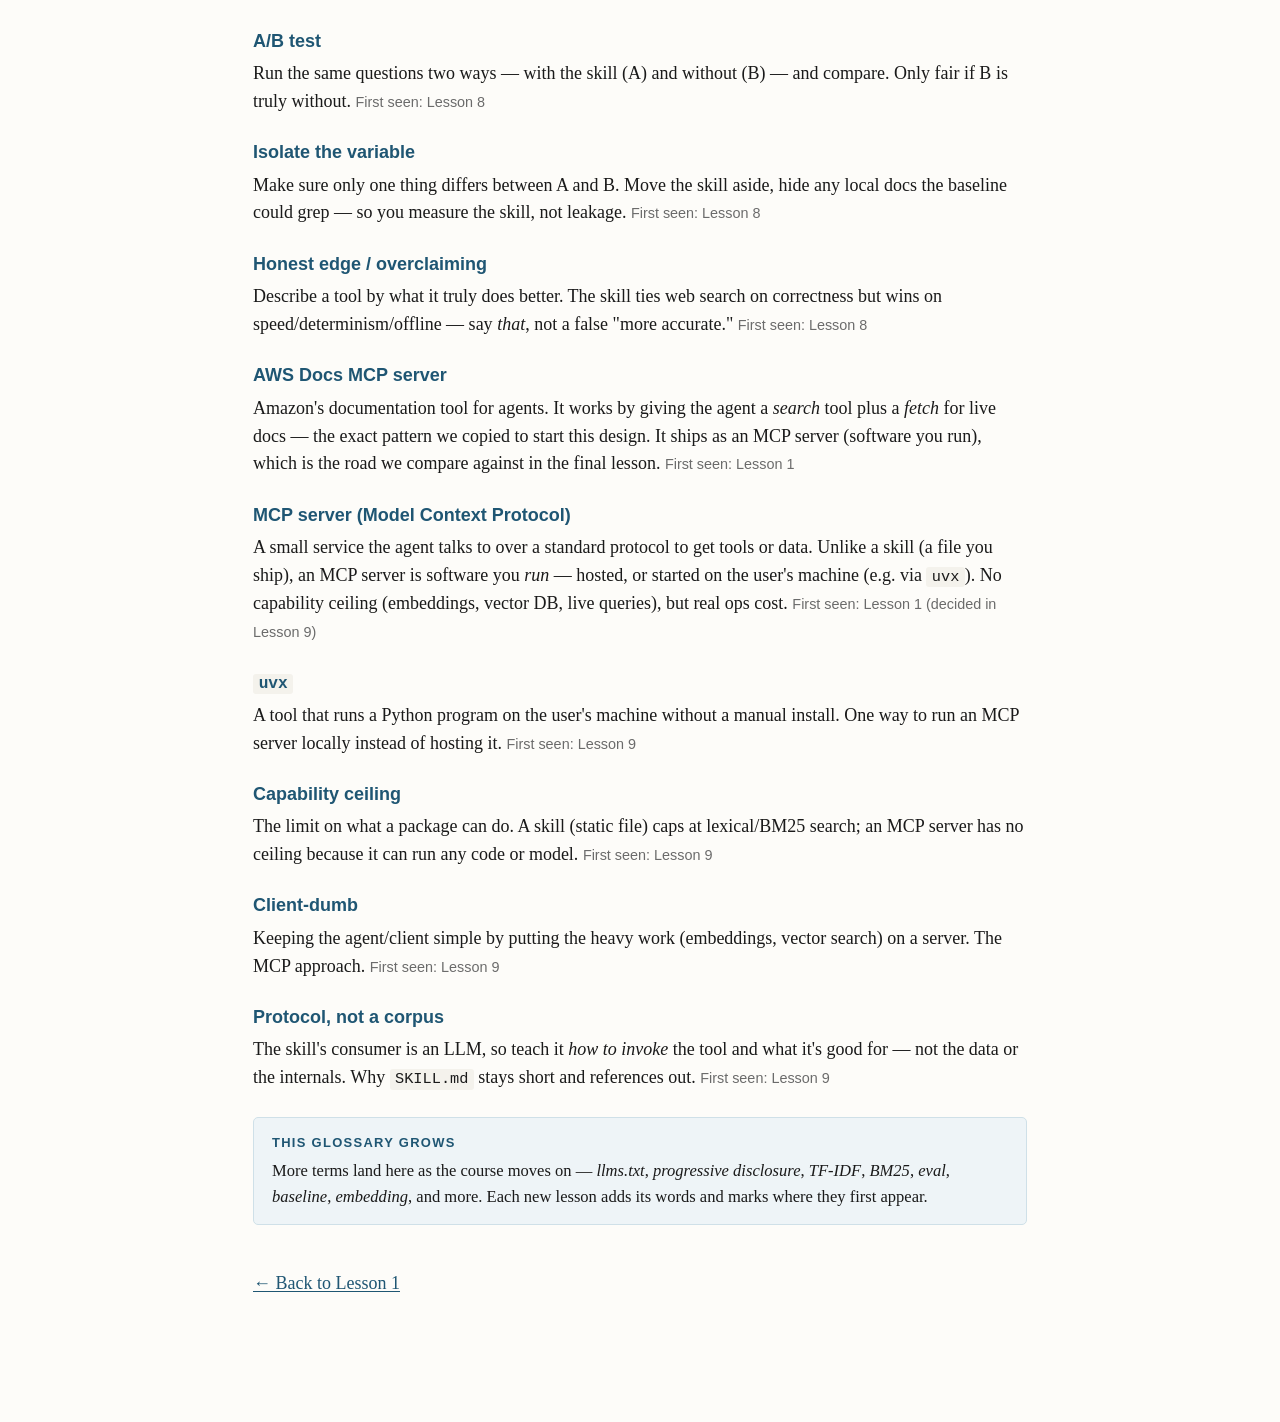
<file: teach/reference/glossary.html>
<!DOCTYPE html>
<html lang="en">
<head>
<meta charset="utf-8">
<meta name="viewport" content="width=device-width, initial-scale=1">
<title>Course Glossary · Build a docs Skill</title>
<link rel="stylesheet" href="../assets/course.css">
<style>
  dl.glossary dt {
    font-family: var(--sans); font-weight: 700; margin-top: 1.3rem;
    color: var(--accent-2); font-size: 1rem;
  }
  dl.glossary dt code { font-size: .9em; }
  dl.glossary dd { margin: .25rem 0 0; }
  dl.glossary dd .first { color: var(--muted); font-size: .8rem; font-family: var(--sans); }
  .index-letters { font-family: var(--sans); font-size: .85rem; color: var(--muted); margin: 1rem 0 2rem; }
</style>
</head>
<body>

<p class="kicker">Build a docs Skill · Reference</p>
<h1>Course glossary</h1>
<p>Plain-language definitions for every term in the course. We keep these <em>stable</em>:
once a word is defined here, every lesson uses it the same way. Skim it before a lesson,
or come back when a word trips you up.</p>

<dl class="glossary">

<dt>Grounding</dt>
<dd>Answering from a real source you fetched, not from the model's memory. A grounded
answer can show you the exact page it used.
<span class="first">First seen: Lesson 1</span></dd>

<dt>Harness</dt>
<dd>Everything around the model: instructions, tools, the docs it can reach, and the
tests that check it. Captured by <em>Agent = Model + Harness</em>. A skill is part of
the harness. <span class="first">First seen: Lesson 1</span></dd>

<dt>Skill</dt>
<dd>A small package you ship to an agent — a <code>SKILL.md</code> file plus optional
helper scripts and data — that teaches it <em>how</em> to do one job well (here:
search and read the Teleport docs). It changes the harness, not the model.
<span class="first">First seen: Lesson 1</span></dd>

<dt><code>SKILL.md</code></dt>
<dd>The main file of a skill. It has a short YAML header (a <code>name</code> and a
<code>description</code> that help the agent decide <em>when</em> to use the skill) and
a body that teaches the <em>steps</em> to follow. <span class="first">First seen: Lesson 1 (full detail in Lesson 2)</span></dd>

<dt><code>search → fetch</code> (the protocol)</dt>
<dd>The two-move loop at the heart of the skill. <strong>Search</strong> finds the right
doc page for a question; <strong>fetch</strong> pulls that live page's text so the agent
answers from real words. We borrowed this shape from the AWS Docs MCP server. Later it
grows a third optional move, <code>related</code> (sibling pages).
<span class="first">First seen: Lesson 1 (full detail in Lesson 2)</span></dd>

<dt><code>llms.txt</code></dt>
<dd>A plain-text index a website publishes <em>for LLMs</em>, at a known URL
(e.g. <code>goteleport.com/docs/llms.txt</code>). It lists every page as
<code>- [Title](url.md): description</code> under <code>## Section</code> headings. We
search this instead of crawling the site. <span class="first">First seen: Lesson 2</span></dd>

<dt>Manifest</dt>
<dd>The list of pages inside an <code>llms.txt</code> — title + URL + one-line
description, one entry per page. This is what our <em>search</em> move reads.
<span class="first">First seen: Lesson 2</span></dd>

<dt>Markdown twin</dt>
<dd>The clean markdown version of a doc page, served when you add <code>.md</code> to its
URL. No HTML, no nav to strip; starts with a <code>{"token_count": N}</code> line. This
is what our <em>fetch</em> move pulls. <span class="first">First seen: Lesson 2</span></dd>

<dt><code>related</code> (the third move)</dt>
<dd>An optional follow-up to <code>search → fetch</code>: list the sibling pages in the
same manifest section, for when one page isn't enough.
<span class="first">First seen: Lesson 2</span></dd>

<dt>Progressive disclosure / progressive discovery</dt>
<dd>The harness surfaces relevant info in <em>small bits</em>, and the LLM decides whether
to dive deeper. Read cheap one-line entries to pick a page, then spend tokens on the full
page only for the one you picked — go only as deep as the question needs. Applies to the
skill file itself: a <strong>short <code>SKILL.md</code> index that references out</strong>
to advanced topics and workflows, instead of dumping everything up front. Keeps the agent
fast and its context small. (Not to be confused with <em>Agile iteration</em>, the
build → test → improve loop.) <span class="first">First seen: Lesson 2</span></dd>

<dt>Title-only search</dt>
<dd>Searching only the manifest line — a page's title and one-line description. Cheap and
fast, but blind to anything in the page body. What we start with.
<span class="first">First seen: Lesson 3</span></dd>

<dt>Full-text (content) search</dt>
<dd>Searching the entire page body, not just its label. Finds error strings, config keys,
file names, and CLI flags that live deep in a page. What we want.
<span class="first">First seen: Lesson 3</span></dd>

<dt>Body-only query</dt>
<dd>A question whose key words appear only in a page's body, never in its title or
description. The exact case title-only search misses and full-text search catches.
<span class="first">First seen: Lesson 3</span></dd>

<dt>Complete miss (rank 0)</dt>
<dd>When the correct page shares no words with the label the search reads, so it never
matches — the right answer scores zero. <span class="first">First seen: Lesson 3</span></dd>

<dt>Eval</dt>
<dd>A test for an agent or skill: a question plus what a good answer must contain (and
must <em>not</em> contain). Run it to check the skill still works.
<span class="first">First seen: Lesson 4</span></dd>

<dt>Benchmark</dt>
<dd>Running many evals to compare two approaches by a number — e.g. title-only vs
full-text, scored as wins. Turns "better" from opinion into evidence.
<span class="first">First seen: Lesson 4</span></dd>

<dt>Regression bar</dt>
<dd>An eval kept forever to stop a fixed bug from coming back. Every past failure becomes
a permanent assertion. <span class="first">First seen: Lesson 4</span></dd>

<dt>Red → green</dt>
<dd>Test-first discipline: write the failing test first (red), then build the fix that
makes it pass (green) — and keep the test as a regression bar. In this project, the
body-only evals were written <em>before</em> the better engine existed.
<span class="first">First seen: Lesson 4</span></dd>

<dt>Agile iteration (short feedback loops)</dt>
<dd>Ship a minimal design, put it to the test, improve — in short rounds. Each round
sources more accurate data than the last: borrow the index → search the body → rank by
density (BM25) → index code blocks. Pairs with <em>red → green</em>: every round's fix is
locked by a test. (This is NOT progressive discovery — see below.)
<span class="first">First seen: Lesson 4</span></dd>

<dt>Worth-it lens (ROI)</dt>
<dd>The habit of weighing ancillary work (indexing, evals, tuning) against just doing the
real task — times how many agents will reuse the skill. Sometimes the honest answer is
"don't build it." <span class="first">First seen: Lesson 4</span></dd>

<dt>TF-IDF</dt>
<dd>A way to rank pages by counting words — "just arithmetic," no model needed.
<code>weight = TF × IDF</code>, summed over the query's words. Chosen because it
<em>ships</em> as a static file, not because it retrieves best.
<span class="first">First seen: Lesson 5</span></dd>

<dt>Term frequency (TF)</dt>
<dd>How often a word appears in a page. A word used a lot in a page is probably important
to that page. <span class="first">First seen: Lesson 5</span></dd>

<dt>Inverse document frequency (IDF)</dt>
<dd>How rare a word is across all pages: <code>log(total pages / pages with the word)</code>.
Rare words score high (strong signal); words in nearly every page score low.
<span class="first">First seen: Lesson 5</span></dd>

<dt>Embeddings / vector search</dt>
<dd>Turning text into lists of numbers (vectors) with a model, then matching by meaning.
Powerful, but to search you need the same model at query time — so it can't ship in a
static file; it needs a hosted server. <span class="first">First seen: Lesson 5 (weighed in Lesson 9)</span></dd>

<dt>Build-time vs query-time</dt>
<dd>Do the heavy math once when you build the index (download pages, compute weights, save
JSON); the shipped skill does only cheap lookups and addition at query time — no model, no
GPU. <span class="first">First seen: Lesson 5</span></dd>

<dt>Static index</dt>
<dd>The search data shipped as a plain file (here a ~4 MB <code>search-index.json</code>),
so the skill works offline with no server. <span class="first">First seen: Lesson 5</span></dd>

<dt>BM25</dt>
<dd>A small, standard upgrade to TF-IDF that adds length normalization and saturation.
Still just arithmetic, still baked at build time. Fixes long pages winning by size.
We use <code>k1 = 1.2</code>, <code>b = 0.75</code>. <span class="first">First seen: Lesson 6</span></dd>

<dt>Length normalization</dt>
<dd>Dividing a word's score by how long the page is versus the average, so a big page
gets no free boost. BM25's <code>b</code> knob. <span class="first">First seen: Lesson 6</span></dd>

<dt><code>k1</code> (saturation)</dt>
<dd>BM25 knob that makes repeated words count for less each time — a word appearing 20×
isn't 20× as relevant. <span class="first">First seen: Lesson 6</span></dd>

<dt><code>b</code> (length knob)</dt>
<dd>BM25 knob (0–1) controlling how strongly to normalize by page length.
<code>b = 0.75</code> is the standard choice. <span class="first">First seen: Lesson 6</span></dd>

<dt>Density vs frequency</dt>
<dd>Raw frequency rewards long pages. Density (frequency relative to page length) is
closer to relevance. "Frequency ≠ density ≠ relevance." <span class="first">First seen: Lesson 6</span></dd>

<dt>Code fence</dt>
<dd>A block of code or config in markdown, wrapped in triple backticks (```). Config keys,
CLI flags, and file names live here. Our first indexer wrongly skipped these.
<span class="first">First seen: Lesson 7</span></dd>

<dt>Tokenize</dt>
<dd>Break text into individual words ("tokens") so they can be indexed and searched. We
tokenize code-fence content into a page's search text. <span class="first">First seen: Lesson 7</span></dd>

<dt>Preview snippet</dt>
<dd>The short (~500-char) human-readable summary shown next to a search result. Kept clean
— code identifiers go into the search text but not into this. <span class="first">First seen: Lesson 7</span></dd>

<dt>Identifier</dt>
<dd>An exact name a platform engineer searches for: a config key, CLI flag, file name, or
error string (e.g. <code>mysqld</code>, <code>pg_hba.conf</code>). The skill's core value
is finding these; they live mostly in code blocks. <span class="first">First seen: Lesson 7</span></dd>

<dt>Baseline</dt>
<dd>What you compare the skill against in a test — e.g. a model with web search, or a
model answering from memory only. Choosing it carefully is the whole experiment.
<span class="first">First seen: Lesson 8</span></dd>

<dt>Contamination</dt>
<dd>When the thing you're testing leaks into the "control" — here a global skill in
<code>~/.claude/skills/</code> that every subagent (including baselines) could use. Turns
an A/B test into a meaningless A/A. <span class="first">First seen: Lesson 8</span></dd>

<dt>A/B test</dt>
<dd>Run the same questions two ways — with the skill (A) and without (B) — and compare.
Only fair if B is truly without. <span class="first">First seen: Lesson 8</span></dd>

<dt>Isolate the variable</dt>
<dd>Make sure only one thing differs between A and B. Move the skill aside, hide any local
docs the baseline could grep — so you measure the skill, not leakage.
<span class="first">First seen: Lesson 8</span></dd>

<dt>Honest edge / overclaiming</dt>
<dd>Describe a tool by what it truly does better. The skill ties web search on correctness
but wins on speed/determinism/offline — say <em>that</em>, not a false "more accurate."
<span class="first">First seen: Lesson 8</span></dd>

<dt>AWS Docs MCP server</dt>
<dd>Amazon's documentation tool for agents. It works by giving the agent a
<em>search</em> tool plus a <em>fetch</em> for live docs — the exact pattern we copied to
start this design. It ships as an MCP server (software you run), which is the road we
compare against in the final lesson. <span class="first">First seen: Lesson 1</span></dd>

<dt>MCP server (Model Context Protocol)</dt>
<dd>A small service the agent talks to over a standard protocol to get tools or data.
Unlike a skill (a file you ship), an MCP server is software you <em>run</em> — hosted,
or started on the user's machine (e.g. via <code>uvx</code>). No capability ceiling
(embeddings, vector DB, live queries), but real ops cost.
<span class="first">First seen: Lesson 1 (decided in Lesson 9)</span></dd>

<dt><code>uvx</code></dt>
<dd>A tool that runs a Python program on the user's machine without a manual install. One
way to run an MCP server locally instead of hosting it.
<span class="first">First seen: Lesson 9</span></dd>

<dt>Capability ceiling</dt>
<dd>The limit on what a package can do. A skill (static file) caps at lexical/BM25 search;
an MCP server has no ceiling because it can run any code or model.
<span class="first">First seen: Lesson 9</span></dd>

<dt>Client-dumb</dt>
<dd>Keeping the agent/client simple by putting the heavy work (embeddings, vector search)
on a server. The MCP approach. <span class="first">First seen: Lesson 9</span></dd>

<dt>Protocol, not a corpus</dt>
<dd>The skill's consumer is an LLM, so teach it <em>how to invoke</em> the tool and what
it's good for — not the data or the internals. Why <code>SKILL.md</code> stays short and
references out. <span class="first">First seen: Lesson 9</span></dd>

</dl>

<div class="note">
<span class="label">This glossary grows</span>
More terms land here as the course moves on — <em>llms.txt</em>, <em>progressive
disclosure</em>, <em>TF-IDF</em>, <em>BM25</em>, <em>eval</em>, <em>baseline</em>,
<em>embedding</em>, and more. Each new lesson adds its words and marks where they first
appear.
</div>

<p style="margin-top:2.5rem;"><a href="../lessons/0001-the-grounding-problem.html">← Back to Lesson 1</a></p>

</body>
</html>
</file>
<file: teach/assets/course.css>
/* course.css — shared stylesheet for the "Build a docs Skill" brown-bag.
   Tufte-inspired: generous margins, readable serif, restrained color.
   Print-friendly: lessons double as hand-outs. Linked by every lesson. */

:root {
  --ink:      #1a1a1a;
  --paper:    #fdfcf9;
  --muted:    #6b6b6b;
  --rule:     #e3e0d8;
  --accent:   #9a2515;   /* teleport-ish brick red, used sparingly */
  --accent-2: #1f5673;   /* deep teal for "solution" beats */
  --good:     #2e6e3f;
  --bad:      #9a2515;
  --code-bg:  #f4f2ec;
  --maxw:     46rem;
  --serif:    Georgia, "Iowan Old Style", "Palatino Linotype", serif;
  --sans:     "Helvetica Neue", Arial, system-ui, sans-serif;
  --mono:     "SF Mono", "Menlo", "Consolas", monospace;
}

* { box-sizing: border-box; }

html { font-size: 18px; }

body {
  font-family: var(--serif);
  color: var(--ink);
  background: var(--paper);
  line-height: 1.55;
  margin: 0 auto;
  padding: 3rem 1.5rem 6rem;
  max-width: var(--maxw);
  -webkit-font-smoothing: antialiased;
  text-rendering: optimizeLegibility;
}

/* --- Course furniture --- */
.kicker {
  font-family: var(--sans);
  font-size: .72rem;
  letter-spacing: .12em;
  text-transform: uppercase;
  color: var(--muted);
  margin: 0 0 .4rem;
}
h1 {
  font-size: 2.1rem;
  line-height: 1.12;
  margin: 0 0 1.2rem;
  font-weight: 700;
}
h2 {
  font-family: var(--sans);
  font-size: 1.15rem;
  letter-spacing: .01em;
  margin: 2.4rem 0 .6rem;
  padding-top: .3rem;
}
h3 { font-size: 1.05rem; margin: 1.6rem 0 .4rem; }
p { margin: 0 0 1rem; }
a { color: var(--accent-2); text-underline-offset: 2px; }

/* --- The Why/What/How beat markers --- */
.beat {
  font-family: var(--sans);
  font-size: .7rem;
  font-weight: 700;
  letter-spacing: .14em;
  text-transform: uppercase;
  display: inline-block;
  padding: .15rem .5rem;
  border-radius: 3px;
  margin-bottom: .5rem;
}
.beat.why  { color: #fff; background: var(--accent); }
.beat.what { color: #fff; background: var(--accent-2); }
.beat.how  { color: #fff; background: #4a4a4a; }

section.beatblock { margin: 2rem 0; }

/* --- Pull / tension boxes --- */
.tension {
  font-size: 1.18rem;
  font-style: italic;
  color: var(--accent-2);
  border-left: 3px solid var(--accent-2);
  padding: .2rem 0 .2rem 1.1rem;
  margin: 1.6rem 0;
}

/* --- Quotes from the corpus (load-bearing evidence) --- */
blockquote {
  margin: 1.2rem 0;
  padding: .6rem 1rem;
  background: #faf7ef;
  border-left: 3px solid var(--rule);
  font-size: .94rem;
  color: #333;
}
blockquote cite {
  display: block;
  font-style: normal;
  font-size: .78rem;
  color: var(--muted);
  margin-top: .4rem;
  font-family: var(--sans);
}

/* --- Code & identifiers --- */
code {
  font-family: var(--mono);
  font-size: .85em;
  background: var(--code-bg);
  padding: .08em .35em;
  border-radius: 3px;
}
pre {
  font-family: var(--mono);
  font-size: .82rem;
  line-height: 1.45;
  background: var(--code-bg);
  border: 1px solid var(--rule);
  border-radius: 5px;
  padding: .9rem 1rem;
  overflow-x: auto;
  margin: 1.2rem 0;
}
pre code { background: none; padding: 0; font-size: inherit; }

/* --- Callouts --- */
.note, .warn, .key {
  border-radius: 5px;
  padding: .8rem 1rem;
  margin: 1.4rem 0;
  font-size: .92rem;
}
.note { background: #eef4f7; border: 1px solid #cfe0e8; }
.warn { background: #fbf0ee; border: 1px solid #e8ccc6; }
.key  { background: #eef6f0; border: 1px solid #cfe6d6; }
.note .label, .warn .label, .key .label {
  font-family: var(--sans);
  font-weight: 700;
  font-size: .72rem;
  letter-spacing: .1em;
  text-transform: uppercase;
  display: block;
  margin-bottom: .3rem;
}
.note .label { color: var(--accent-2); }
.warn .label { color: var(--bad); }
.key  .label { color: var(--good); }

/* --- ASCII / progressive diagrams --- */
.diagram {
  font-family: var(--mono);
  font-size: .78rem;
  line-height: 1.35;
  background: #fff;
  border: 1px solid var(--rule);
  border-radius: 5px;
  padding: 1rem 1.2rem;
  margin: 1.4rem 0;
  white-space: pre;
  overflow-x: auto;
  color: #2a2a2a;
}
.diagram .hi { color: var(--accent); font-weight: 700; }
.diagram .hi2 { color: var(--accent-2); font-weight: 700; }
figcaption {
  font-family: var(--sans);
  font-size: .76rem;
  color: var(--muted);
  margin-top: .4rem;
  text-align: center;
}

/* --- Red → Green: the regression we locked in (recurring from Lesson 4) --- */
.redgreen {
  border: 1px solid var(--rule);
  border-radius: 6px;
  overflow: hidden;
  margin: 1.8rem 0;
}
.redgreen .rg-head {
  font-family: var(--sans);
  font-weight: 700; font-size: .72rem; letter-spacing: .1em; text-transform: uppercase;
  padding: .5rem .9rem;
  background: linear-gradient(90deg, var(--bad) 0%, var(--bad) 50%, var(--good) 50%, var(--good) 100%);
  color: #fff;
}
.redgreen .rg-body { padding: .7rem .95rem; font-size: .92rem; background: #fff; }
.redgreen .rg-body p { margin: .25rem 0; }
.redgreen .red   { color: var(--bad);  font-weight: 700; }
.redgreen .green { color: var(--good); font-weight: 700; }

/* --- "Worth it?" ROI caveat (recurring) --- */
.roi {
  background: #fbf7ec;
  border: 1px solid #e8dcc0;
  border-left: 4px solid #c98a1a;
  border-radius: 5px;
  padding: .8rem 1rem;
  margin: 1.5rem 0;
  font-size: .92rem;
}
.roi .label {
  font-family: var(--sans);
  font-weight: 700; font-size: .72rem; letter-spacing: .1em; text-transform: uppercase;
  display: block; margin-bottom: .3rem; color: #9a6a12;
}

/* --- Tables --- */
table {
  border-collapse: collapse;
  width: 100%;
  font-size: .88rem;
  margin: 1.4rem 0;
}
th, td { text-align: left; padding: .45rem .6rem; border-bottom: 1px solid var(--rule); }
th { font-family: var(--sans); font-size: .76rem; text-transform: uppercase; letter-spacing: .06em; color: var(--muted); }

/* --- Self-check / retrieval practice --- */
.quiz {
  border: 1px solid var(--rule);
  border-radius: 6px;
  padding: 1rem 1.2rem;
  margin: 1.6rem 0;
  background: #fff;
}
.quiz .q { font-weight: 700; margin-bottom: .6rem; }
.quiz details { margin: .3rem 0; }
.quiz summary {
  cursor: pointer;
  font-family: var(--sans);
  font-size: .9rem;
  padding: .35rem 0;
}
.quiz .answer {
  font-size: .9rem;
  color: #333;
  padding: .4rem 0 .2rem 1rem;
  border-left: 2px solid var(--good);
}

/* --- Footer: next steps, source, ask-your-teacher --- */
.lesson-footer {
  margin-top: 3.5rem;
  padding-top: 1.2rem;
  border-top: 2px solid var(--rule);
  font-size: .9rem;
}
.lesson-footer .source {
  background: #eef4f7;
  border-radius: 5px;
  padding: .7rem 1rem;
  margin-bottom: 1rem;
}
.lesson-footer .ask {
  font-style: italic;
  color: var(--accent-2);
}
.nav { display: flex; justify-content: space-between; font-family: var(--sans); font-size: .85rem; margin-top: 1.2rem; }

/* --- Progress dots (where am I in the course) --- */
.progress {
  font-family: var(--sans);
  font-size: .75rem;
  color: var(--muted);
  letter-spacing: .2em;
  margin-bottom: 1.5rem;
}
.progress b { color: var(--accent); }

@media print {
  body { padding: 0; max-width: 100%; font-size: 11pt; }
  .quiz details[open] summary { display: none; }
  details { open: true; }
  a { color: var(--ink); text-decoration: none; }
  .lesson-footer .ask { display: block; }
}
</file>
